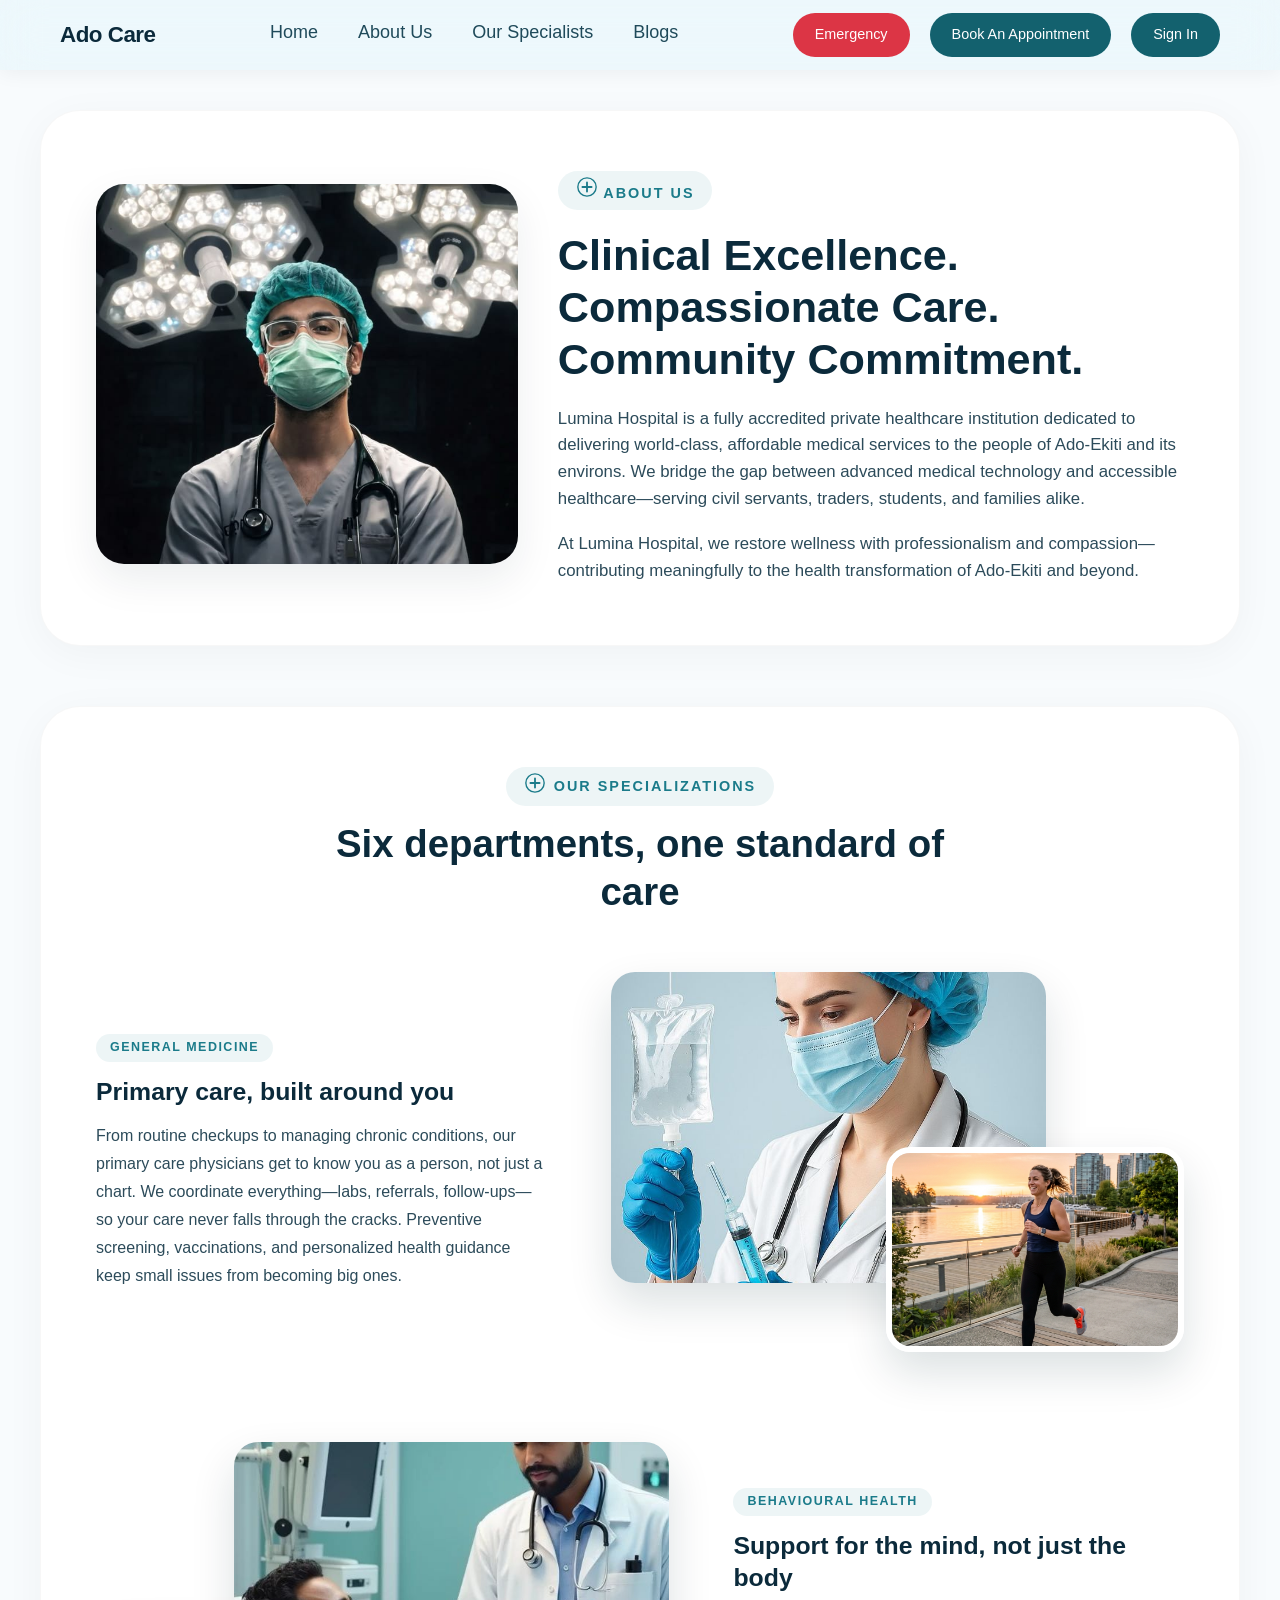
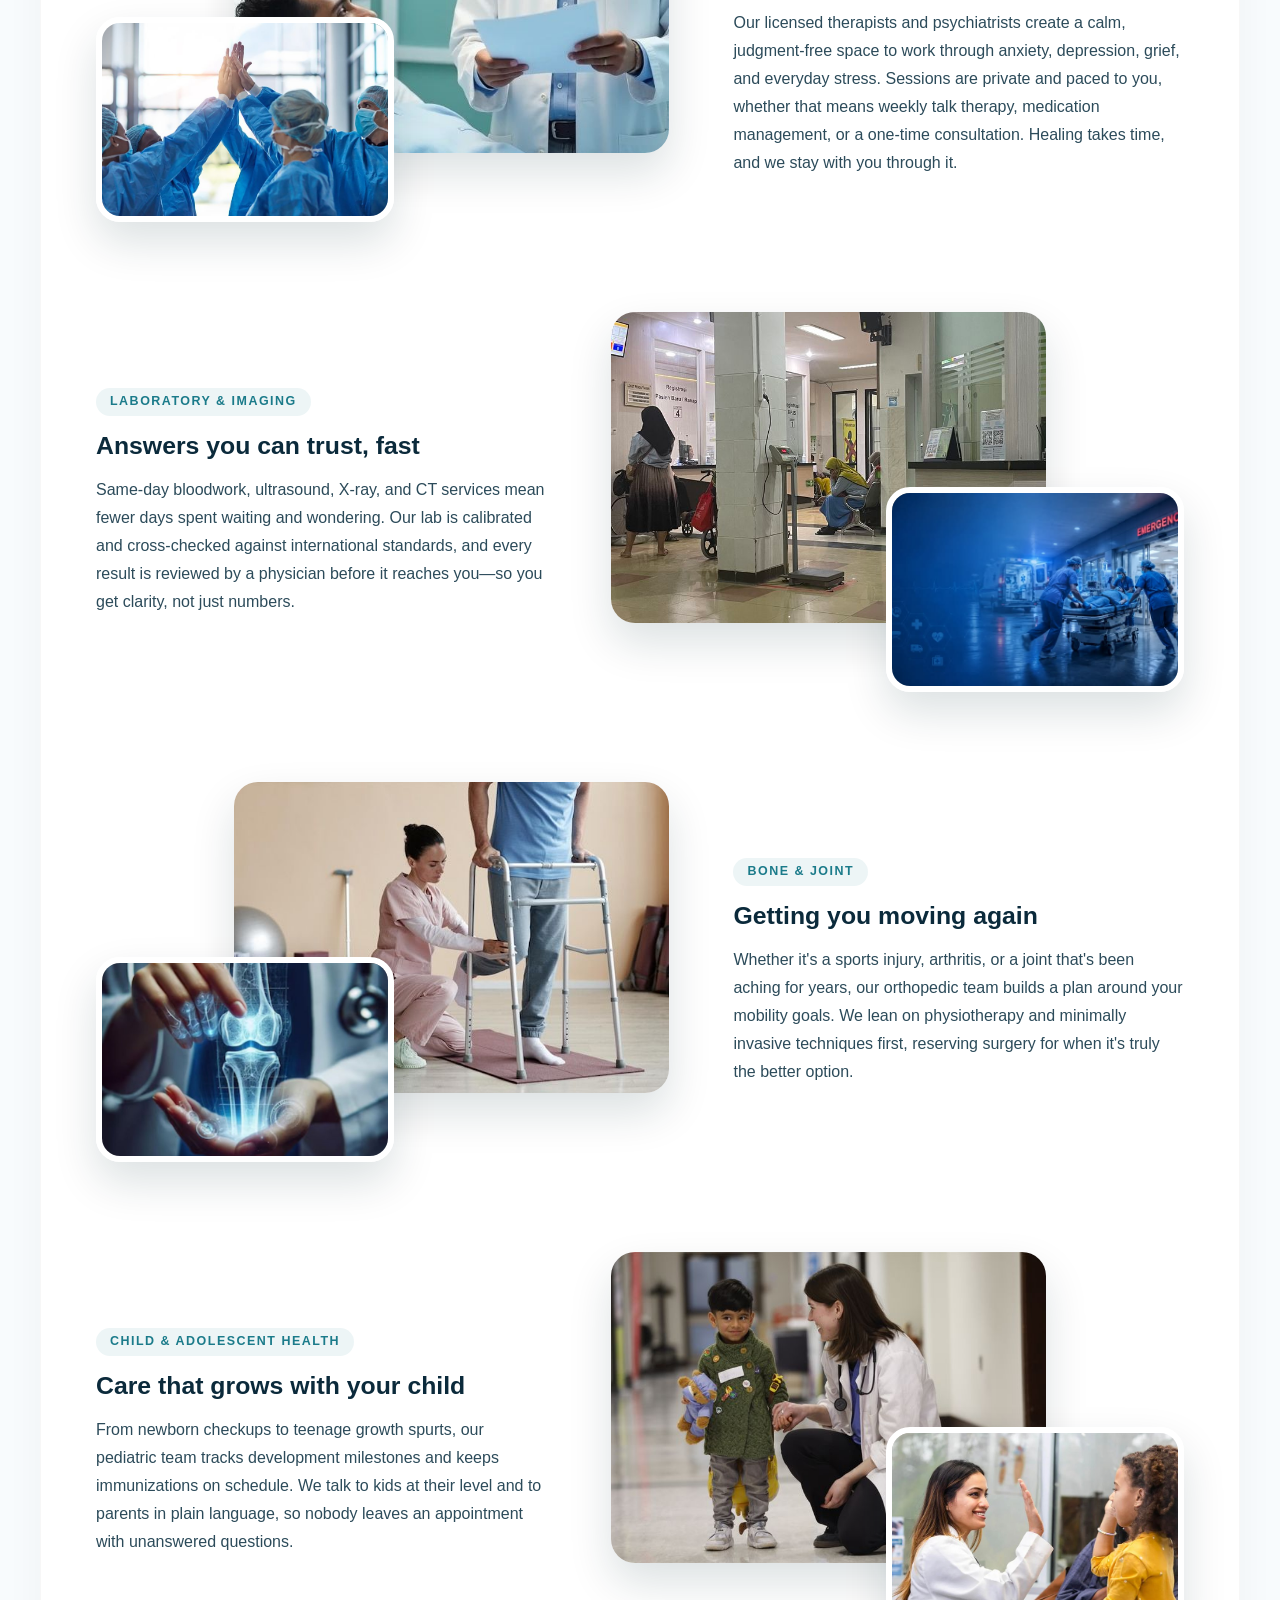
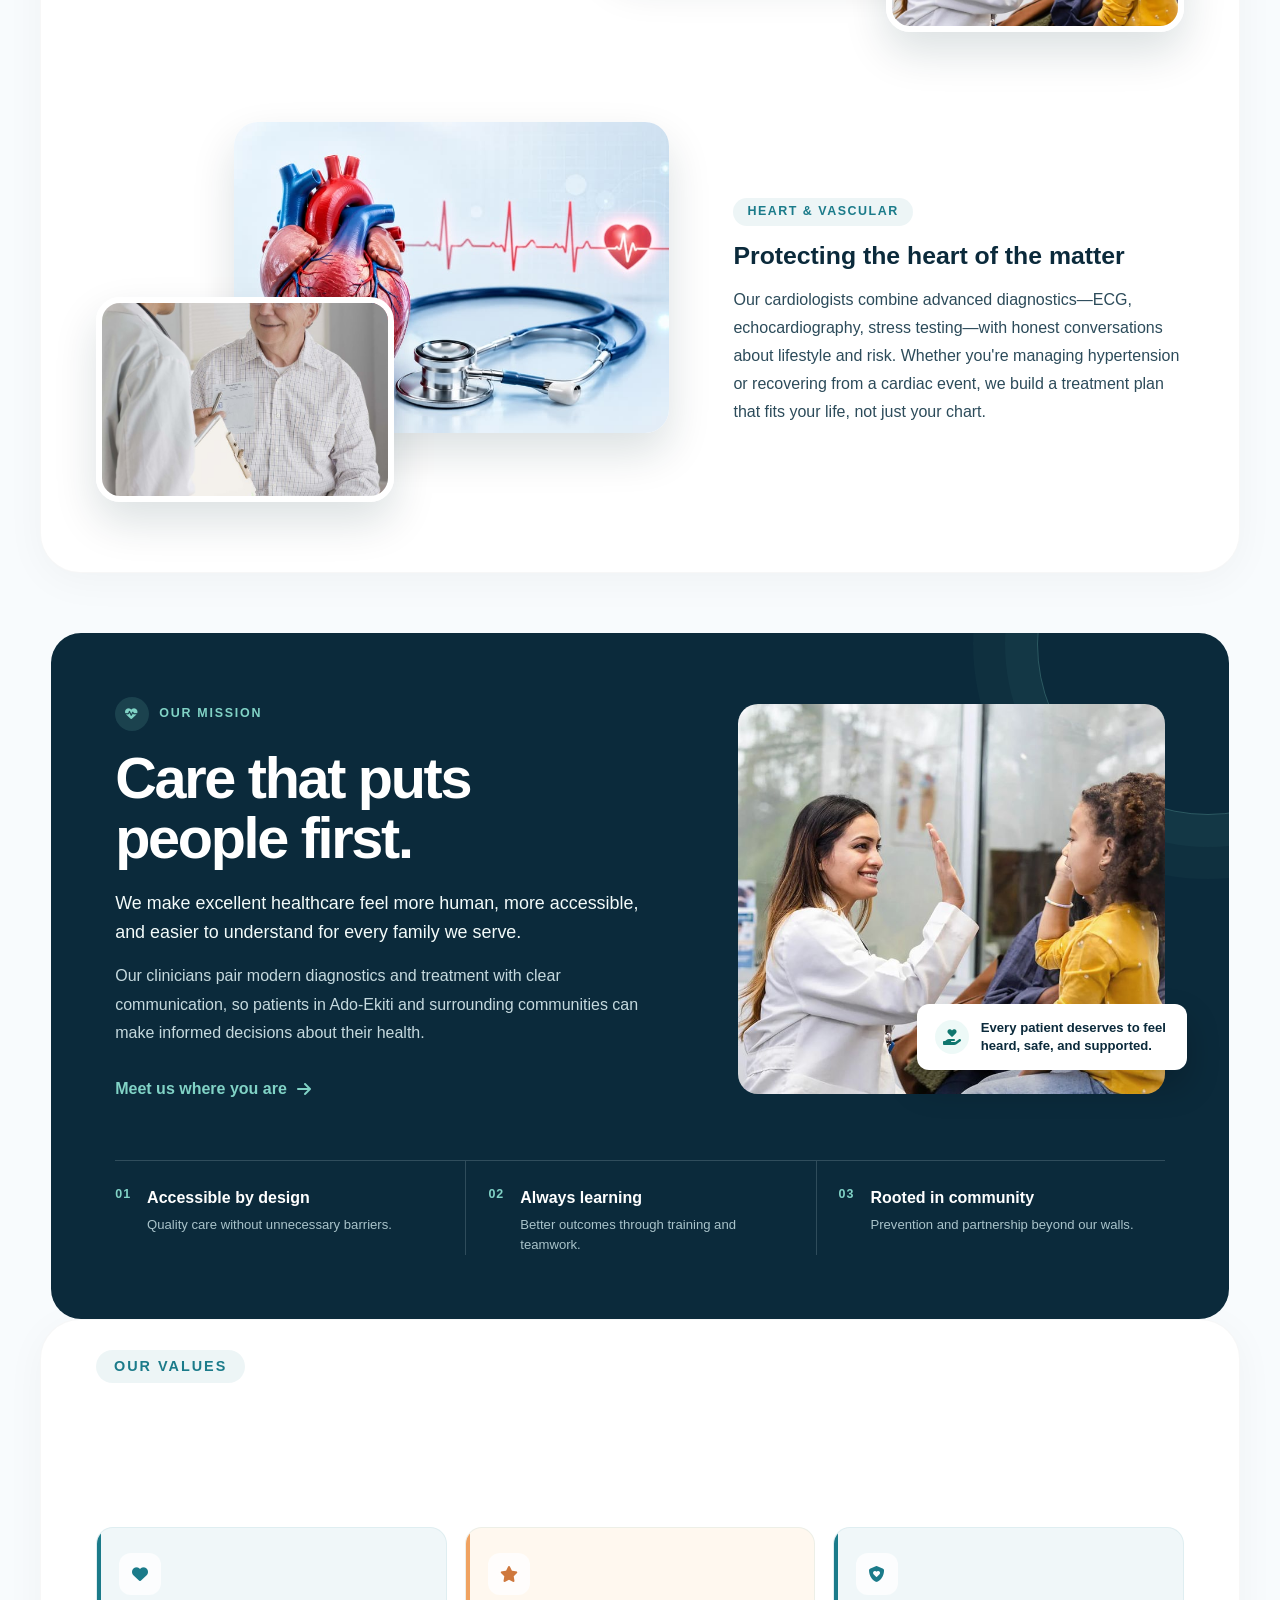
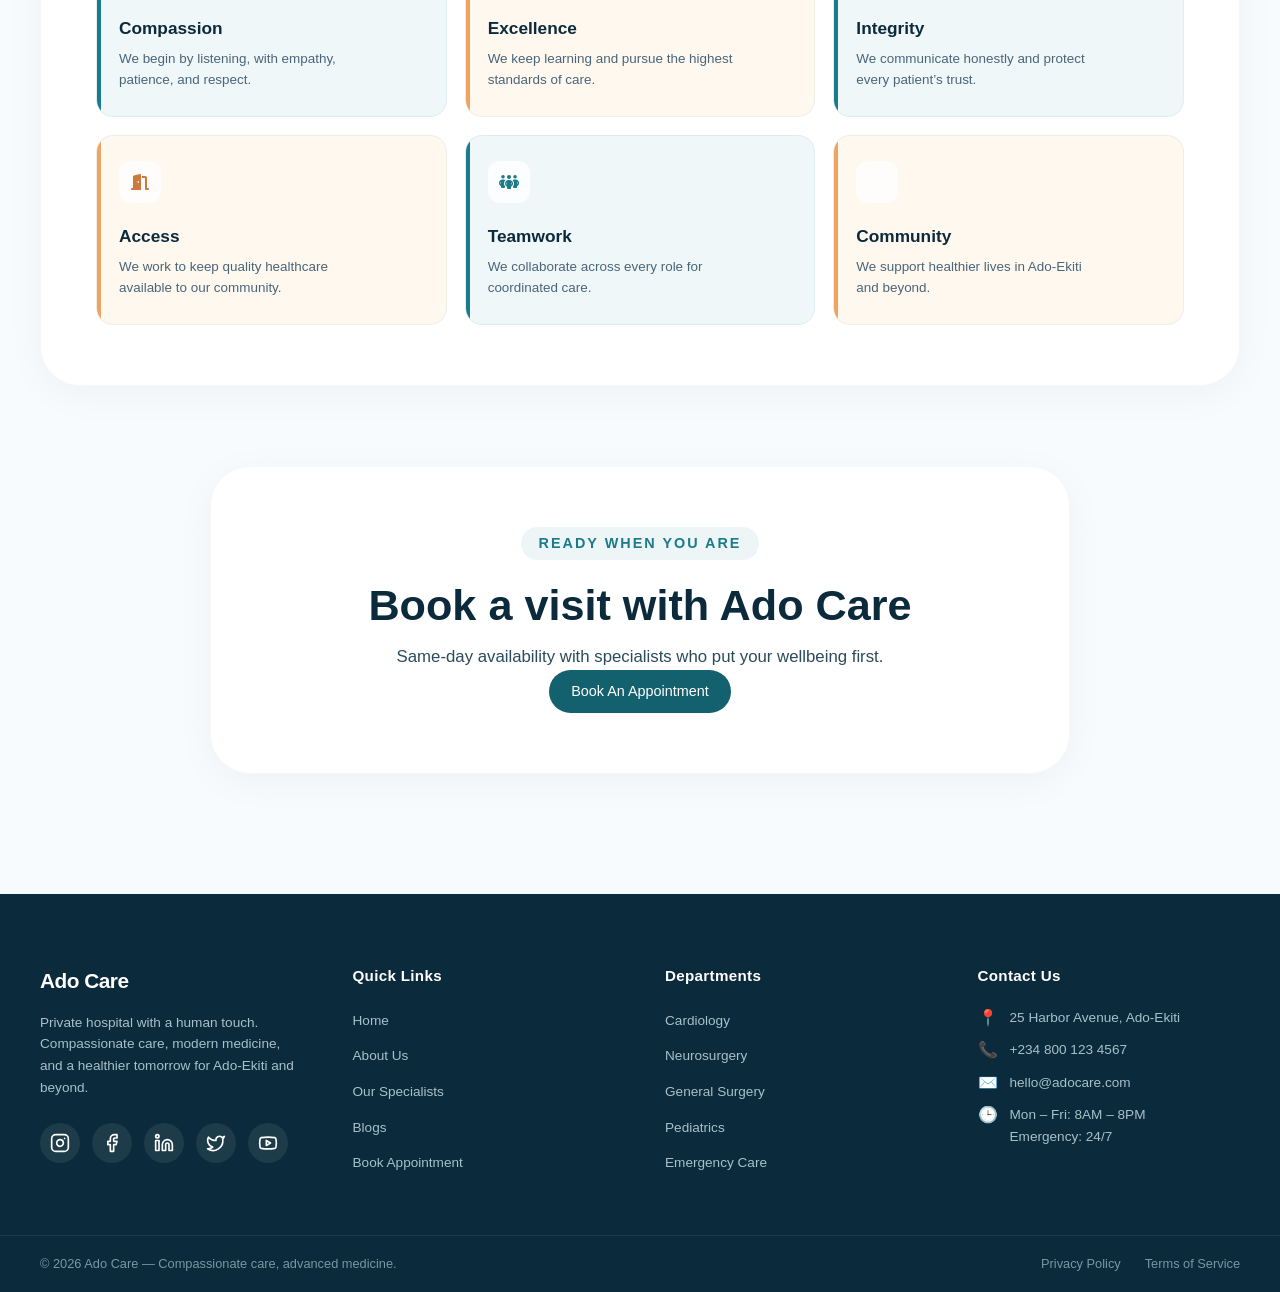
<file: about.html>
<!DOCTYPE html>
<html lang="en">
<head>
    <meta charset="UTF-8">
    <meta name="viewport" content="width=device-width, initial-scale=1.0">
    <link rel="stylesheet" href="Style1.css">
    <link rel="stylesheet" href="https://cdnjs.cloudflare.com/ajax/libs/font-awesome/6.4.0/css/all.min.css">
    <title>About Us — Ado Care</title>
</head>
<body class="page-about">
    <nav class="nav">
        <div class="logo">Ado Care</div>

        <div class="links">
            <a href="index.html">Home</a>
            <a href="about.html" class="active">About Us</a>
            <a href="specialists.html">Our Specialists</a>
            <a href="blogs.html">Blogs</a>
        </div>

        <div class="right-links">
            <a class="button emergency" href="emergency.html">Emergency</a>
            <a class="button" href="appointment.html">Book An Appointment</a>
            <a class="button nav-auth-link" href="appointment.html#auth-panel">Sign In</a>
        </div>

        <!-- Mobile Menu Toggle -->
        <button class="menu-toggle" id="menuToggle" aria-label="Toggle menu">
            <span></span>
            <span></span>
            <span></span>
        </button>

        <!-- Mobile Menu -->
        <div class="mobile-menu" id="mobileMenu">
            <div class="mobile-links">
                <a href="index.html">Home</a>
                <a href="about.html" class="active">About Us</a>
                <a href="specialists.html">Our Specialists</a>
                <a href="blogs.html">Blogs</a>
            </div>
            <div class="mobile-actions">
                <a class="button emergency" href="emergency.html">Emergency</a>
                <a class="button" href="appointment.html">Book An Appointment</a>
                <a class="button nav-auth-link" href="appointment.html#auth-panel">Sign In</a>
            </div>
        </div>
    </nav>

    <main>
        <!-- Page intro / same visual language as homepage about -->
        <section>
            <div class="about-us about-page-intro" id="about-us">
                <div class="about-image">
                    <img src="assets/download.jpg" alt="Ado Care hospital">
                </div>

                <div class="about-text">
                    <h2>
                        <span class="about-icon" aria-hidden="true">
                            <svg width="22" height="22" viewBox="0 0 24 24" fill="none">
                                <circle cx="12" cy="12" r="10" stroke="#1b7b8a" stroke-width="1.5" class="about-ring"/>
                                <path d="M12 7v10M7 12h10" stroke="#1b7b8a" stroke-width="2" stroke-linecap="round"/>
                            </svg>
                        </span>
                        About us
                    </h2>

                    <h1>Clinical Excellence. Compassionate Care. Community Commitment.</h1>

                    <p>
                        Lumina Hospital is a fully accredited private healthcare institution
                        dedicated to delivering world-class, affordable medical services to the people of
                        Ado-Ekiti and its environs. We bridge the gap between advanced medical technology
                        and accessible healthcare—serving civil servants, traders, students, and families alike.
                    </p>

                    <p>
                        At Lumina Hospital, we restore wellness with professionalism and compassion—contributing meaningfully
                        to the health transformation of Ado-Ekiti and beyond.
                    </p>
                </div>

            </div>
        </section>

        <!-- Specializations — detailed, alternating layout -->
        <section>
            <div class="spec-section">
                <div class="spec-intro">
                    <h2>
                        <span class="about-icon" aria-hidden="true">
                            <svg width="22" height="22" viewBox="0 0 24 24" fill="none">
                                <circle cx="12" cy="12" r="10" stroke="#1b7b8a" stroke-width="1.5" class="about-ring"/>
                                <path d="M12 7v10M7 12h10" stroke="#1b7b8a" stroke-width="2" stroke-linecap="round"/>
                            </svg>
                        </span>
                        Our specializations
                    </h2>
                    <h1>Six departments, one standard of care</h1>
                </div>

                <div class="spec-list">
                    <!-- 1. Primary Care — images right -->
                    <div class="spec-row">
                        <div class="spec-content">
                            <span class="specialist-dept">General Medicine</span>
                            <h3>Primary care, built around you</h3>
                            <p>
                                From routine checkups to managing chronic conditions, our primary care physicians
                                get to know you as a person, not just a chart. We coordinate everything—labs,
                                referrals, follow-ups—so your care never falls through the cracks. Preventive
                                screening, vaccinations, and personalized health guidance keep small issues from
                                becoming big ones.
                            </p>
                        </div>
                        <div class="spec-images">
                            <img src="assets/On duty.jpg" alt="Primary care consultation at Ado Care" class="img-a">
                            <img src="assets/healthy_lifestyle.png" alt="Family preventive health guidance" class="img-b">
                        </div>
                    </div>

                    <!-- 2. Mental Health — images left -->
                    <div class="spec-row reverse">
                        <div class="spec-content">
                            <span class="specialist-dept">Behavioural Health</span>
                            <h3>Support for the mind, not just the body</h3>
                            <p>
                                Our licensed therapists and psychiatrists create a calm, judgment-free space to
                                work through anxiety, depression, grief, and everyday stress. Sessions are private
                                and paced to you, whether that means weekly talk therapy, medication management,
                                or a one-time consultation. Healing takes time, and we stay with you through it.
                            </p>
                        </div>
                        <div class="spec-images">
                            <img src="assets/mindBody.jpg" alt="Therapist consultation room" class="img-a">
                            <img src="assets/hero2.jpg" alt="Patient in a calm counselling session" class="img-b">
                        </div>
                    </div>

                    <!-- 3. Diagnostics — images right -->
                    <div class="spec-row">
                        <div class="spec-content">
                            <span class="specialist-dept">Laboratory &amp; Imaging</span>
                            <h3>Answers you can trust, fast</h3>
                            <p>
                                Same-day bloodwork, ultrasound, X-ray, and CT services mean fewer days spent
                                waiting and wondering. Our lab is calibrated and cross-checked against
                                international standards, and every result is reviewed by a physician before it
                                reaches you—so you get clarity, not just numbers.
                            </p>
                        </div>
                        <div class="spec-images">
                            <img src="assets/answers.jpg" alt="Diagnostic laboratory testing" class="img-a">
                            <img src="assets/hero3.jpg" alt="Imaging and scan review" class="img-b">
                        </div>
                    </div>

                    <!-- 4. Orthopedics — images left -->
                    <div class="spec-row reverse">
                        <div class="spec-content">
                            <span class="specialist-dept">Bone &amp; Joint</span>
                            <h3>Getting you moving again</h3>
                            <p>
                                Whether it's a sports injury, arthritis, or a joint that's been aching for years,
                                our orthopedic team builds a plan around your mobility goals. We lean on
                                physiotherapy and minimally invasive techniques first, reserving surgery for when
                                it's truly the better option.
                            </p>
                        </div>
                        <div class="spec-images">
                            <img src="assets/moving.jpg" alt="Orthopedic assessment" class="img-a">
                            <img src="assets/hero4.jpg" alt="Physiotherapy and mobility rehab" class="img-b">
                        </div>
                    </div>

                    <!-- 5. Pediatrics — images right -->
                    <div class="spec-row">
                        <div class="spec-content">
                            <span class="specialist-dept">Child &amp; Adolescent Health</span>
                            <h3>Care that grows with your child</h3>
                            <p>
                                From newborn checkups to teenage growth spurts, our pediatric team tracks
                                development milestones and keeps immunizations on schedule. We talk to kids at
                                their level and to parents in plain language, so nobody leaves an appointment
                                with unanswered questions.
                            </p>
                        </div>
                        <div class="spec-images">
                            <img src="assets/child 1.jpg" alt="Pediatric wellness checkup" class="img-a">
                            <img src="assets/child 2 (2).jpg" alt="Child and parent at a consultation" class="img-b">
                        </div>
                    </div>

                    <!-- 6. Cardiology — images left -->
                    <div class="spec-row reverse">
                        <div class="spec-content">
                            <span class="specialist-dept">Heart &amp; Vascular</span>
                            <h3>Protecting the heart of the matter</h3>
                            <p>
                                Our cardiologists combine advanced diagnostics—ECG, echocardiography, stress
                                testing—with honest conversations about lifestyle and risk. Whether you're
                                managing hypertension or recovering from a cardiac event, we build a treatment
                                plan that fits your life, not just your chart.
                            </p>
                        </div>
                        <div class="spec-images">
                            <img src="assets/heart (1).jpg" alt="Cardiology diagnostics" class="img-a">
                            <img src="assets/heart (5).jpg" alt="Heart health monitoring" class="img-b">
                        </div>
                    </div>
                </div>
            </div>
        </section>

        <section class="mission-section" aria-labelledby="mission-title">
            <div class="mission-layout">
                <div class="mission-copy mission-reveal">
                    <div class="mission-label">
                        <span class="mission-mark" aria-hidden="true"><i class="fas fa-heart-pulse"></i></span>
                        <span>Our mission</span>
                    </div>
                    <h1 id="mission-title">Care that puts people first.</h1>
                    <p class="mission-lead">
                        We make excellent healthcare feel more human, more accessible, and easier to understand for every family we serve.
                    </p>
                    <p>
                        Our clinicians pair modern diagnostics and treatment with clear communication, so patients in Ado-Ekiti and surrounding communities can make informed decisions about their health.
                    </p>
                    <a class="mission-link" href="appointment.html">Meet us where you are <i class="fas fa-arrow-right"></i></a>
                </div>

                <div class="mission-visual mission-reveal">
                    <img src="assets/child 2 (2).jpg" alt="A healthcare professional caring for a patient">
                    <div class="mission-note">
                        <span class="mission-note-icon"><i class="fas fa-hand-holding-heart"></i></span>
                        <p>Every patient deserves to feel heard, safe, and supported.</p>
                    </div>
                </div>
            </div>

            <div class="mission-commitments">
                <div class="commitment mission-reveal">
                    <strong>01</strong>
                    <div><h3>Accessible by design</h3><p>Quality care without unnecessary barriers.</p></div>
                </div>
                <div class="commitment mission-reveal">
                    <strong>02</strong>
                    <div><h3>Always learning</h3><p>Better outcomes through training and teamwork.</p></div>
                </div>
                <div class="commitment mission-reveal">
                    <strong>03</strong>
                    <div><h3>Rooted in community</h3><p>Prevention and partnership beyond our walls.</p></div>
                </div>
            </div>
        </section>

        <section>
            <div class="about-us values-about">
                <div class="about-text values-heading-block">
                    <h2 class="values-heading">Our Values</h2>
                    <h1>What guides every decision</h1>
                </div>

                <div class="values-grid" aria-label="Ado Care values">
                    <div class="value-card value-card--compassion value-reveal">
                        <i class="fas fa-heart"></i>
                        <h3>Compassion</h3><p>We begin by listening, with empathy, patience, and respect.</p>
                    </div>
                    <div class="value-card value-card--excellence value-reveal">
                        <i class="fas fa-star"></i>
                        <h3>Excellence</h3><p>We keep learning and pursue the highest standards of care.</p>
                    </div>
                    <div class="value-card value-card--integrity value-reveal">
                        <i class="fas fa-shield-heart"></i>
                        <h3>Integrity</h3><p>We communicate honestly and protect every patient’s trust.</p>
                    </div>
                    <div class="value-card value-card--access value-reveal">
                        <i class="fas fa-door-open"></i>
                        <h3>Access</h3><p>We work to keep quality healthcare available to our community.</p>
                    </div>
                    <div class="value-card value-card--teamwork value-reveal">
                        <i class="fas fa-people-group"></i>
                        <h3>Teamwork</h3><p>We collaborate across every role for coordinated care.</p>
                    </div>
                    <div class="value-card value-card--community value-reveal">
                        <i class="fas fa-house-chimney-heart"></i>
                        <h3>Community</h3><p>We support healthier lives in Ado-Ekiti and beyond.</p>
                    </div>
                </div>
            </div>
        </section>

        <!-- CTA back to booking -->
        <section class="about-cta-section">
            <div class="container about-cta-container">
                <div class="about-us about-cta">
                    <div class="about-text about-cta-text">
                        <h2>Ready when you are</h2>
                        <h1>Book a visit with Ado Care</h1>
                        <p>
                            Same-day availability with specialists who put your wellbeing first.
                        </p>
                        <a class="button" href="appointment.html">Book An Appointment</a>
                    </div>
                </div>
            </div>
        </section>
    </main>

    <footer class="footer">
        <div class="footer-container">
            <div class="footer-brand">
                <div class="footer-logo">Ado Care</div>
                <p>
                    Private hospital with a human touch.
                    Compassionate care, modern medicine, and a healthier tomorrow for Ado-Ekiti and beyond.
                </p>
                <div class="footer-social">
                    <a href="#" aria-label="Instagram" title="Instagram">
                        <svg xmlns="http://www.w3.org/2000/svg" width="20" height="20" viewBox="0 0 24 24" fill="none" stroke="currentColor" stroke-width="2" stroke-linecap="round" stroke-linejoin="round"><rect width="20" height="20" x="2" y="2" rx="5" ry="5"/><path d="M16 11.37A4 4 0 1 1 12.63 8 4 4 0 0 1 16 11.37z"/><line x1="17.5" x2="17.51" y1="6.5" y2="6.5"/></svg>
                    </a>
                    <a href="#" aria-label="Facebook" title="Facebook">
                        <svg xmlns="http://www.w3.org/2000/svg" width="20" height="20" viewBox="0 0 24 24" fill="none" stroke="currentColor" stroke-width="2" stroke-linecap="round" stroke-linejoin="round"><path d="M18 2h-3a5 5 0 0 0-5 5v3H7v4h3v8h4v-8h3l1-4h-4V7a1 1 0 0 1 1-1h3z"/></svg>
                    </a>
                    <a href="#" aria-label="LinkedIn" title="LinkedIn">
                        <svg xmlns="http://www.w3.org/2000/svg" width="20" height="20" viewBox="0 0 24 24" fill="none" stroke="currentColor" stroke-width="2" stroke-linecap="round" stroke-linejoin="round"><path d="M16 8a6 6 0 0 1 6 6v7h-4v-7a2 2 0 0 0-2-2 2 2 0 0 0-2 2v7h-4v-7a6 6 0 0 1 6-6z"/><rect width="4" height="12" x="2" y="9"/><circle cx="4" cy="4" r="2"/></svg>
                    </a>
                    <a href="#" aria-label="X (Twitter)" title="X">
                        <svg xmlns="http://www.w3.org/2000/svg" width="20" height="20" viewBox="0 0 24 24" fill="none" stroke="currentColor" stroke-width="2" stroke-linecap="round" stroke-linejoin="round"><path d="M22 4s-.7 2.1-2 3.4c1.6 10-9.4 17.3-18 11.6 2.2.1 4.4-.6 6-2C3 15.5.5 9.6 3 5c2.2 2.6 5.6 4.1 9 4-.9-4.2 4-6.6 7-3.8 1.1 0 3-1.2 3-1.2z"/></svg>
                    </a>
                    <a href="#" aria-label="YouTube" title="YouTube">
                        <svg xmlns="http://www.w3.org/2000/svg" width="20" height="20" viewBox="0 0 24 24" fill="none" stroke="currentColor" stroke-width="2" stroke-linecap="round" stroke-linejoin="round"><path d="M2.5 17a24.12 24.12 0 0 1 0-10 2 2 0 0 1 1.4-1.4 49.56 49.56 0 0 1 16.2 0A2 2 0 0 1 21.5 7a24.12 24.12 0 0 1 0 10 2 2 0 0 1-1.4 1.4 49.55 49.55 0 0 1-16.2 0A2 2 0 0 1 2.5 17"/><path d="m10 15 5-3-5-3z"/></svg>
                    </a>
                </div>
            </div>

            <div class="footer-column">
                <h4>Quick Links</h4>
                <ul>
                    <li><a href="index.html">Home</a></li>
                    <li><a href="about.html">About Us</a></li>
                    <li><a href="specialists.html">Our Specialists</a></li>
                    <li><a href="blogs.html">Blogs</a></li>
                    <li><a href="appointment.html">Book Appointment</a></li>
                </ul>
            </div>

            <div class="footer-column">
                <h4>Departments</h4>
                <ul>
                    <li><a href="#">Cardiology</a></li>
                    <li><a href="#">Neurosurgery</a></li>
                    <li><a href="#">General Surgery</a></li>
                    <li><a href="#">Pediatrics</a></li>
                    <li><a href="emergency.html">Emergency Care</a></li>
                </ul>
            </div>

            <div class="footer-column">
                <h4>Contact Us</h4>
                <ul class="footer-contact">
                    <li>
                        <span>📍</span>
                        <span>25 Harbor Avenue, Ado-Ekiti</span>
                    </li>
                    <li>
                        <span>📞</span>
                        <span>+234 800 123 4567</span>
                    </li>
                    <li>
                        <span>✉️</span>
                        <span>hello@adocare.com</span>
                    </li>
                    <li>
                        <span>🕒</span>
                        <span>Mon – Fri: 8AM – 8PM<br>Emergency: 24/7</span>
                    </li>
                </ul>
            </div>
        </div>

        <div class="footer-bottom">
            <p>© 2026 Ado Care — Compassionate care, advanced medicine.</p>
            <div class="footer-bottom-links">
                <a href="#">Privacy Policy</a>
                <a href="#">Terms of Service</a>
            </div>
        </div>
    </footer>

    <script src="script.js"></script>
</body>
</html>
</file>
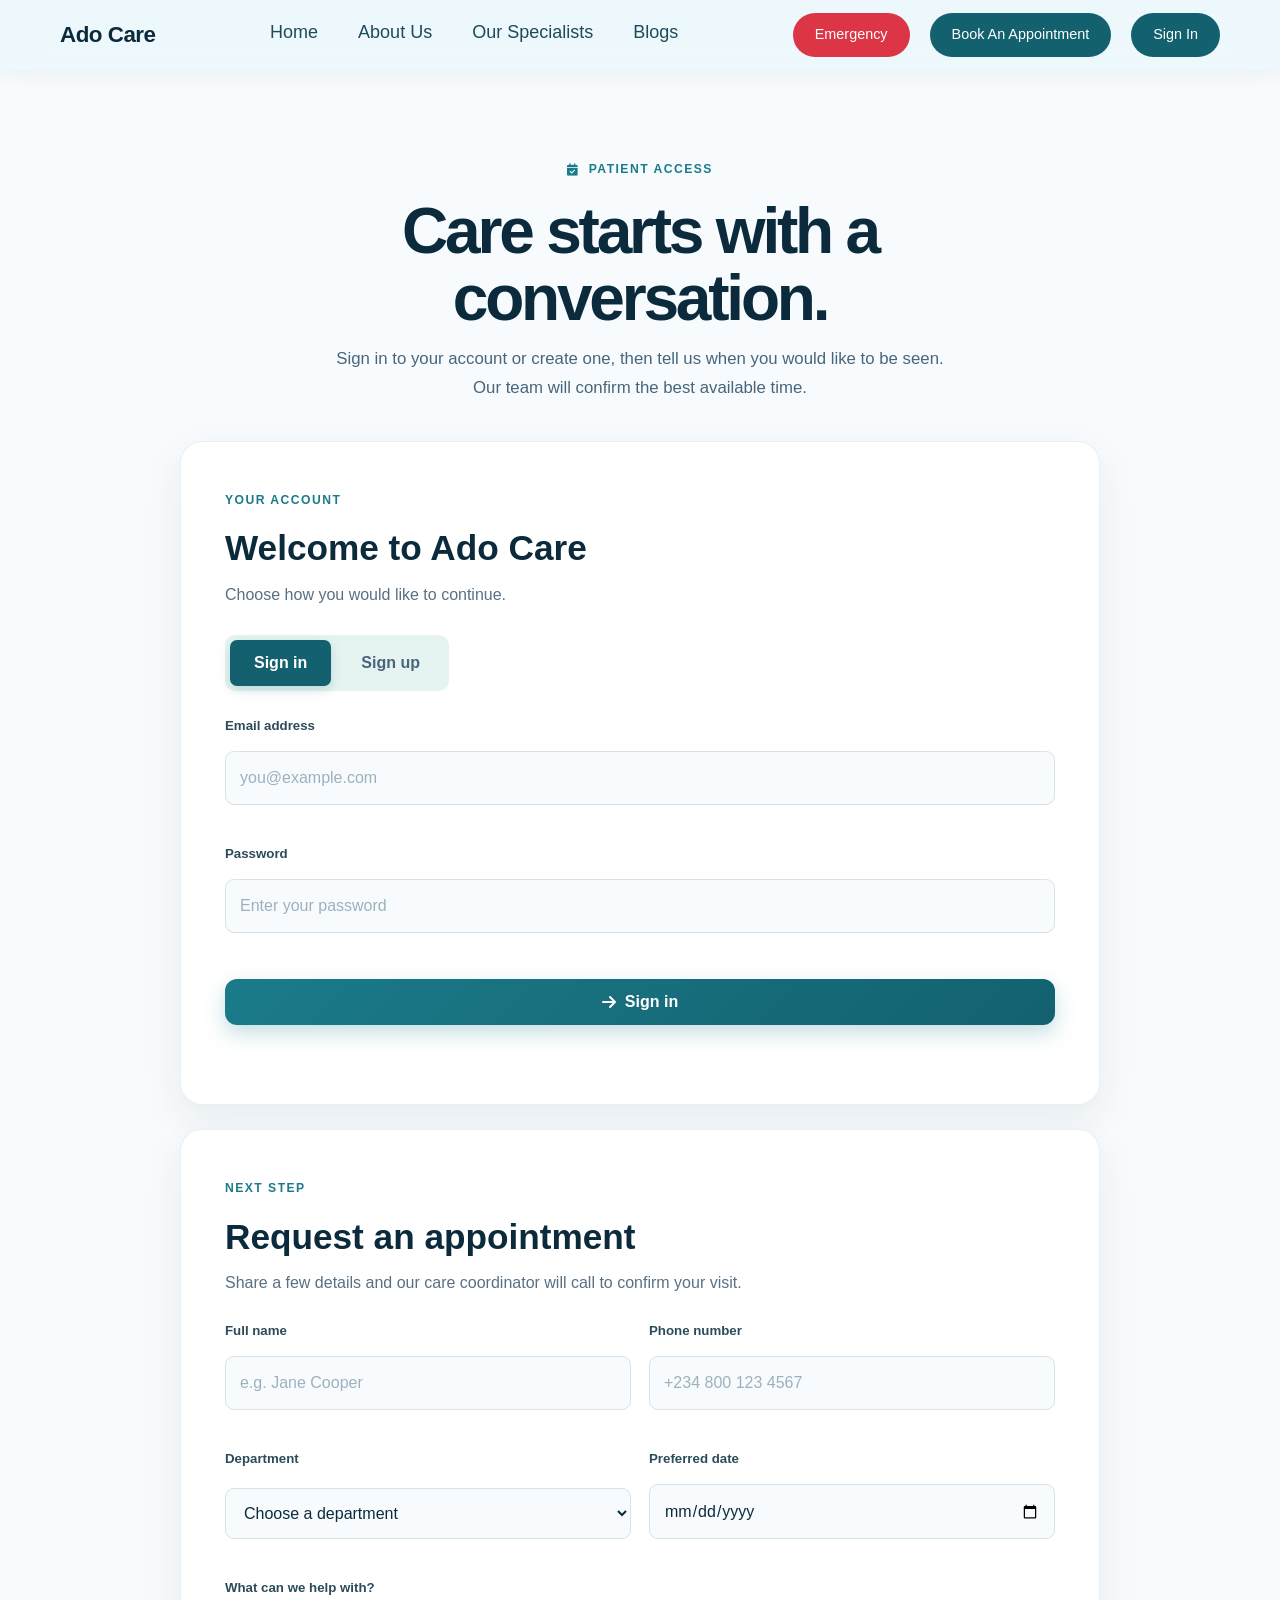
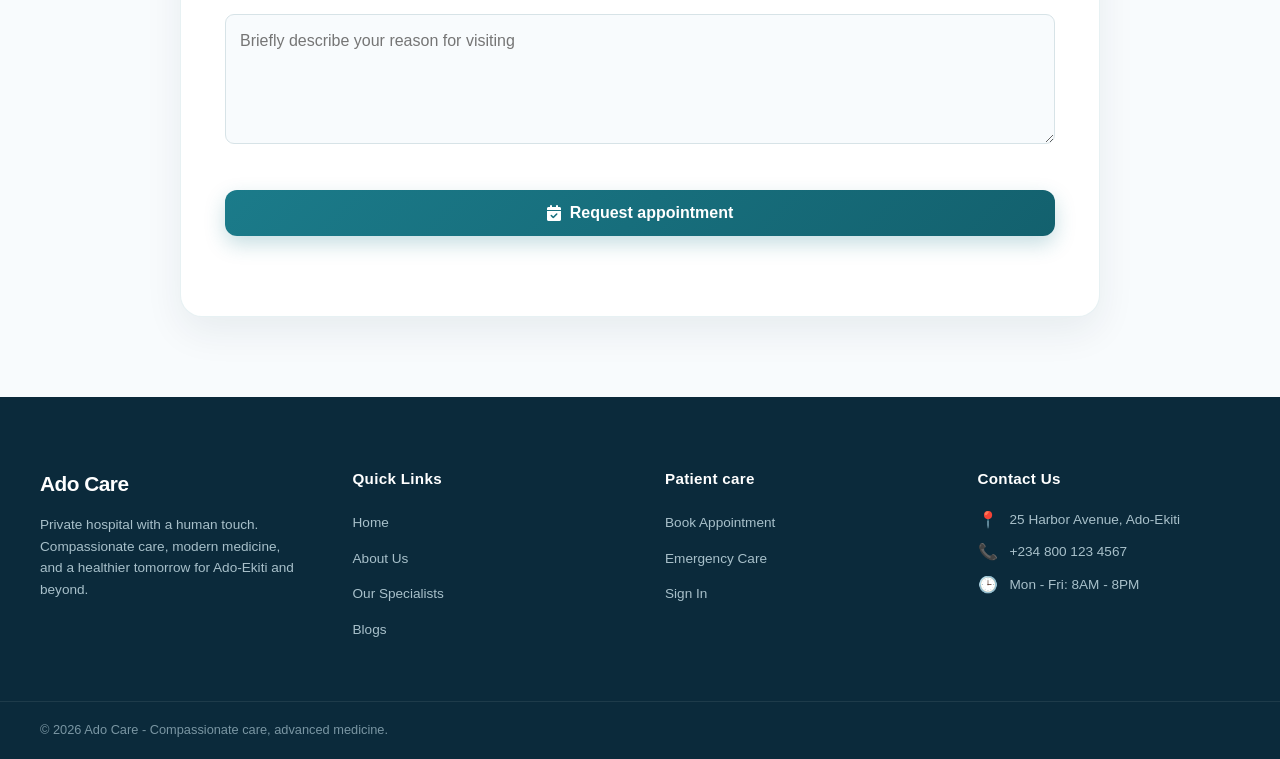
<file: appointment.html>
<!DOCTYPE html>
<html lang="en">
<head>
    <meta charset="UTF-8">
    <meta name="viewport" content="width=device-width, initial-scale=1.0">
    <meta name="description" content="Sign in or create an Ado Care account and request a hospital appointment.">
    <link rel="stylesheet" href="Style1.css">
    <link rel="stylesheet" href="https://cdnjs.cloudflare.com/ajax/libs/font-awesome/6.4.0/css/all.min.css">
    <title>Book an Appointment | Ado Care</title>
</head>
<body class="appointment-page">
    <nav class="nav">
        <div class="logo">Ado Care</div>
        <div class="links">
            <a href="index.html">Home</a><a href="about.html">About Us</a>
            <a href="specialists.html">Our Specialists</a><a href="blogs.html">Blogs</a>
        </div>
        <div class="right-links">
            <a class="button emergency" href="emergency.html">Emergency</a>
            <a class="button active" href="appointment.html">Book An Appointment</a>
            <a class="button nav-auth-link" href="appointment.html#auth-panel">Sign In</a>
        </div>
        <button class="menu-toggle" id="menuToggle" aria-label="Toggle menu"><span></span><span></span><span></span></button>
        <div class="mobile-menu" id="mobileMenu">
            <div class="mobile-links"><a href="index.html">Home</a><a href="about.html">About Us</a><a href="specialists.html">Our Specialists</a><a href="blogs.html">Blogs</a></div>
            <div class="mobile-actions"><a class="button emergency" href="emergency.html">Emergency</a><a class="button" href="appointment.html">Book An Appointment</a><a class="button nav-auth-link" href="appointment.html#auth-panel">Sign In</a></div>
        </div>
    </nav>

    <main>
        <section class="appointment-hero">
            <span class="appointment-kicker"><i class="fas fa-calendar-check"></i> Patient access</span>
            <h1>Care starts with a conversation.</h1>
            <p>Sign in to your account or create one, then tell us when you would like to be seen. Our team will confirm the best available time.</p>
        </section>

        <section class="appointment-workspace">
            <div class="auth-panel" id="auth-panel">
                <div class="auth-heading"><span class="appointment-kicker">Your account</span><h2>Welcome to Ado Care</h2><p>Choose how you would like to continue.</p></div>
                <div class="auth-tabs" role="tablist" aria-label="Account access">
                    <button class="auth-tab is-active" type="button" role="tab" aria-selected="true" aria-controls="signin-panel" data-auth-tab="signin">Sign in</button>
                    <button class="auth-tab" type="button" role="tab" aria-selected="false" aria-controls="signup-panel" data-auth-tab="signup">Sign up</button>
                </div>
                <form class="auth-form" id="pageSigninForm" data-auth-form="signin">
                    <div class="form-group"><label for="signin-email">Email address</label><input id="signin-email" name="email" type="email" placeholder="you@example.com" required></div>
                    <div class="form-group"><label for="signin-password">Password</label><input id="signin-password" name="password" type="password" placeholder="Enter your password" required></div>
                    <button class="btn-full" type="submit"><i class="fas fa-arrow-right"></i> Sign in</button>
                    <p class="form-message" id="signinPageMessage" role="status"></p>
                </form>
                <form class="auth-form is-hidden" id="pageSignupForm" data-auth-form="signup">
                    <div class="form-group"><label for="signup-name">Full name</label><input id="signup-name" name="name" type="text" placeholder="Your full name" required></div>
                    <div class="form-group"><label for="signup-email">Email address</label><input id="signup-email" name="email" type="email" placeholder="you@example.com" required></div>
                    <div class="form-group"><label for="signup-password">Create password</label><input id="signup-password" name="password" type="password" minlength="6" placeholder="At least 6 characters" required></div>
                    <button class="btn-full" type="submit"><i class="fas fa-user-plus"></i> Create account</button>
                    <p class="form-message" id="signupPageMessage" role="status"></p>
                </form>
            </div>

            <div class="booking-panel" id="booking-panel">
                <div class="booking-heading"><span class="appointment-kicker">Next step</span><h2>Request an appointment</h2><p>Share a few details and our care coordinator will call to confirm your visit.</p></div>
                <form id="pageAppointmentForm" class="booking-form">
                    <div class="booking-form-grid">
                        <div class="form-group"><label for="booking-name">Full name</label><input id="booking-name" name="name" type="text" placeholder="e.g. Jane Cooper" required></div>
                        <div class="form-group"><label for="booking-phone">Phone number</label><input id="booking-phone" name="phone" type="tel" placeholder="+234 800 123 4567" required></div>
                        <div class="form-group"><label for="booking-department">Department</label><select id="booking-department" name="department" required><option value="">Choose a department</option><option>Primary Care</option><option>Cardiology</option><option>Pediatrics</option><option>Diagnostics</option><option>Orthopedics</option><option>Mental Health</option></select></div>
                        <div class="form-group"><label for="booking-date">Preferred date</label><input id="booking-date" name="date" type="date" required></div>
                        <div class="form-group booking-full"><label for="booking-note">What can we help with?</label><textarea id="booking-note" name="note" rows="4" placeholder="Briefly describe your reason for visiting"></textarea></div>
                    </div>
                    <button class="btn-full" type="submit"><i class="fas fa-calendar-check"></i> Request appointment</button>
                    <p class="form-message" id="appointmentPageMessage" role="status"></p>
                </form>
            </div>
        </section>
    </main>

    <footer class="footer"><div class="footer-container"><div class="footer-brand"><div class="footer-logo">Ado Care</div><p>Private hospital with a human touch. Compassionate care, modern medicine, and a healthier tomorrow for Ado-Ekiti and beyond.</p></div><div class="footer-column"><h4>Quick Links</h4><ul><li><a href="index.html">Home</a></li><li><a href="about.html">About Us</a></li><li><a href="specialists.html">Our Specialists</a></li><li><a href="blogs.html">Blogs</a></li></ul></div><div class="footer-column"><h4>Patient care</h4><ul><li><a href="appointment.html">Book Appointment</a></li><li><a href="emergency.html">Emergency Care</a></li><li><a href="appointment.html#auth-panel">Sign In</a></li></ul></div><div class="footer-column"><h4>Contact Us</h4><ul class="footer-contact"><li><span>📍</span><span>25 Harbor Avenue, Ado-Ekiti</span></li><li><span>📞</span><span>+234 800 123 4567</span></li><li><span>🕒</span><span>Mon - Fri: 8AM - 8PM</span></li></ul></div></div><div class="footer-bottom"><p>© 2026 Ado Care - Compassionate care, advanced medicine.</p></div></footer>
    <script src="script.js"></script>
</body>
</html>
</file>
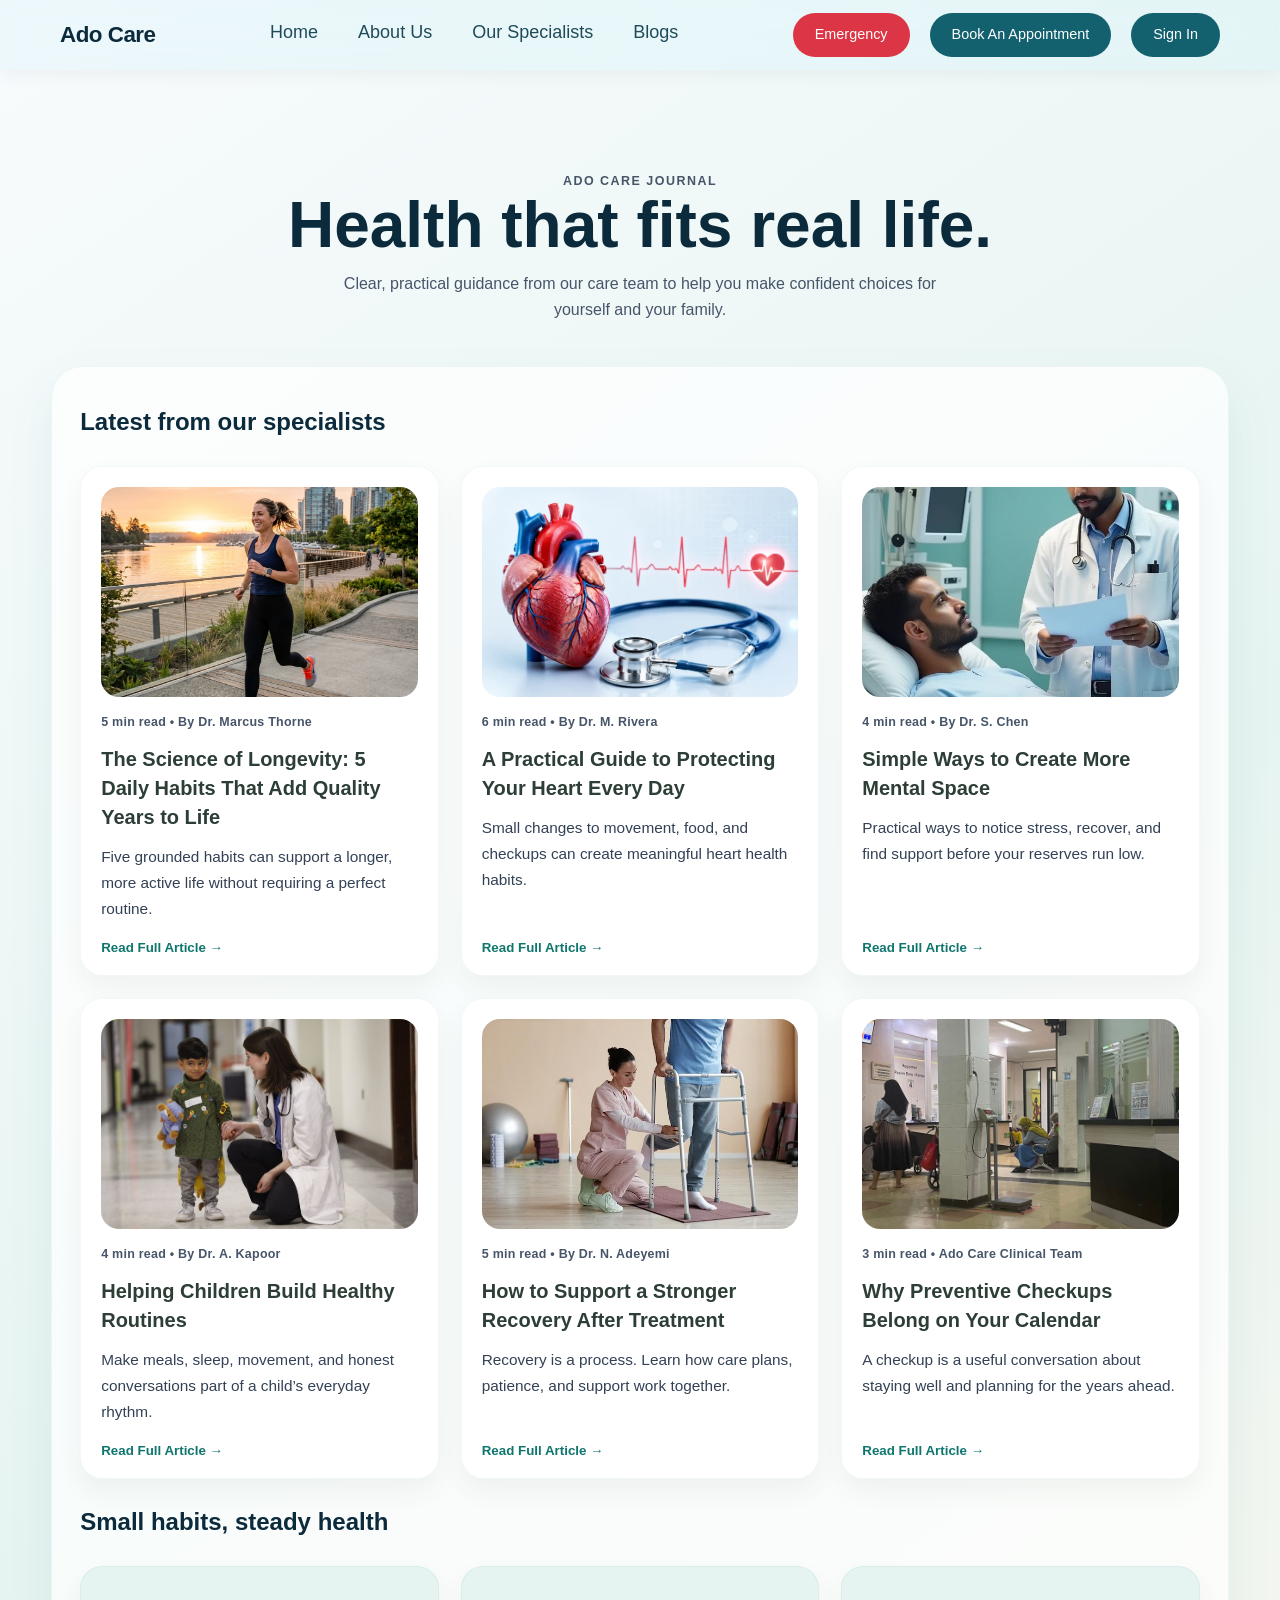
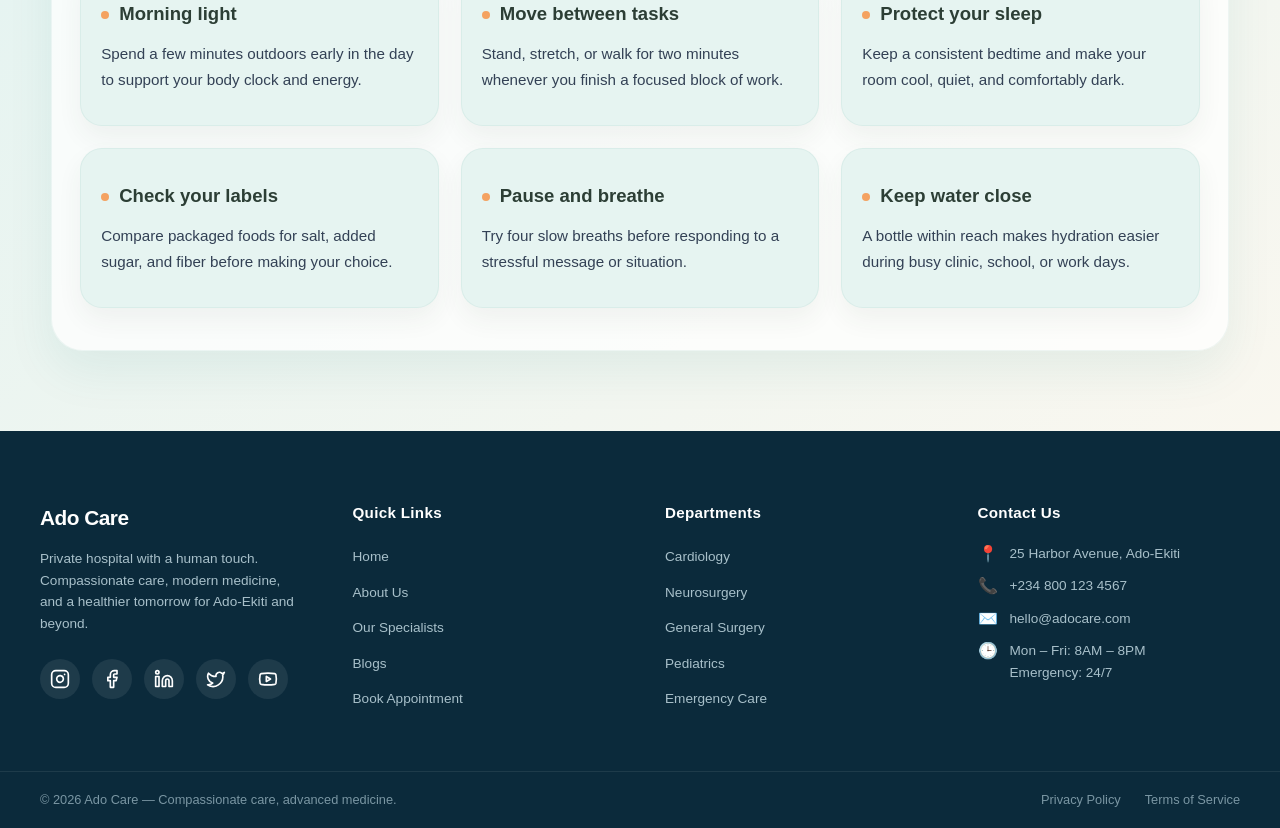
<file: blogs.html>
<!DOCTYPE html>
<html lang="en">
<head>
    <meta charset="UTF-8">
    <meta name="viewport" content="width=device-width, initial-scale=1.0">
    <link rel="stylesheet" href="Style1.css">
    <link rel="stylesheet" href="https://cdnjs.cloudflare.com/ajax/libs/font-awesome/6.4.0/css/all.min.css">
    <title>Wellness Blog | Ado Care</title>
</head>
<body class="blog-page">
    <nav class="nav">
        <div class="logo">Ado Care</div>
        <div class="links">
            <a href="index.html">Home</a>
            <a href="about.html">About Us</a>
            <a href="specialists.html">Our Specialists</a>
            <a class="active" href="blogs.html">Blogs</a>
        </div>
        <div class="right-links">
            <a class="button emergency" href="emergency.html">Emergency</a>
            <a class="button" href="appointment.html">Book An Appointment</a>
            <a class="button nav-auth-link" href="appointment.html#auth-panel">Sign In</a>
        </div>
        <button class="menu-toggle" id="menuToggle" aria-label="Toggle menu">
            <span></span><span></span><span></span>
        </button>
        <div class="mobile-menu" id="mobileMenu">
            <div class="mobile-links">
                <a href="index.html">Home</a>
                <a href="about.html">About Us</a>
                <a href="specialists.html">Our Specialists</a>
                <a class="active" href="blogs.html">Blogs</a>
            </div>
            <div class="mobile-actions">
                <a class="button emergency" href="emergency.html">Emergency</a>
                <a class="button" href="appointment.html">Book An Appointment</a>
                <a class="button nav-auth-link" href="appointment.html#auth-panel">Sign In</a>
            </div>
        </div>
    </nav>

    <main>
        <header class="blog-hero">
            <p class="reader-category">Ado Care Journal</p>
            <h1>Health that fits real life.</h1>
            <p>Clear, practical guidance from our care team to help you make confident choices for yourself and your family.</p>
        </header>

        <section class="blogs" id="all-articles">
            <h1>Latest from our specialists</h1>
            <div class="articles">
                <article class="article-card glass-card blog-reveal">
                    <div class="article-thumb"><img src="assets/healthy_lifestyle.png" alt="Healthy lifestyle"></div>
                    <div class="article-body">
                        <div class="article-meta">5 min read • By Dr. Marcus Thorne</div>
                        <h3 class="article-title">The Science of Longevity: 5 Daily Habits That Add Quality Years to Life</h3>
                        <p class="article-excerpt">Five grounded habits can support a longer, more active life without requiring a perfect routine.</p>
                        <button class="btn-link read-article-btn" data-article="1">Read Full Article →</button>
                    </div>
                </article>
                <article class="article-card glass-card blog-reveal">
                    <div class="article-thumb"><img src="assets/heart (1).jpg" alt="Heart health"></div>
                    <div class="article-body">
                        <div class="article-meta">6 min read • By Dr. M. Rivera</div>
                        <h3 class="article-title">A Practical Guide to Protecting Your Heart Every Day</h3>
                        <p class="article-excerpt">Small changes to movement, food, and checkups can create meaningful heart health habits.</p>
                        <button class="btn-link read-article-btn" data-article="2">Read Full Article →</button>
                    </div>
                </article>
                <article class="article-card glass-card blog-reveal">
                    <div class="article-thumb"><img src="assets/mindBody.jpg" alt="Mental wellbeing"></div>
                    <div class="article-body">
                        <div class="article-meta">4 min read • By Dr. S. Chen</div>
                        <h3 class="article-title">Simple Ways to Create More Mental Space</h3>
                        <p class="article-excerpt">Practical ways to notice stress, recover, and find support before your reserves run low.</p>
                        <button class="btn-link read-article-btn" data-article="3">Read Full Article →</button>
                    </div>
                </article>
                <article class="article-card glass-card blog-reveal">
                    <div class="article-thumb"><img src="assets/child 1.jpg" alt="Children building healthy routines"></div>
                    <div class="article-body">
                        <div class="article-meta">4 min read • By Dr. A. Kapoor</div>
                        <h3 class="article-title">Helping Children Build Healthy Routines</h3>
                        <p class="article-excerpt">Make meals, sleep, movement, and honest conversations part of a child’s everyday rhythm.</p>
                        <button class="btn-link read-article-btn" data-article="4">Read Full Article →</button>
                    </div>
                </article>
                <article class="article-card glass-card blog-reveal">
                    <div class="article-thumb"><img src="assets/moving.jpg" alt="Rehabilitation support"></div>
                    <div class="article-body">
                        <div class="article-meta">5 min read • By Dr. N. Adeyemi</div>
                        <h3 class="article-title">How to Support a Stronger Recovery After Treatment</h3>
                        <p class="article-excerpt">Recovery is a process. Learn how care plans, patience, and support work together.</p>
                        <button class="btn-link read-article-btn" data-article="5">Read Full Article →</button>
                    </div>
                </article>
                <article class="article-card glass-card blog-reveal">
                    <div class="article-thumb"><img src="assets/answers.jpg" alt="Preventive health checkup"></div>
                    <div class="article-body">
                        <div class="article-meta">3 min read • Ado Care Clinical Team</div>
                        <h3 class="article-title">Why Preventive Checkups Belong on Your Calendar</h3>
                        <p class="article-excerpt">A checkup is a useful conversation about staying well and planning for the years ahead.</p>
                        <button class="btn-link read-article-btn" data-article="6">Read Full Article →</button>
                    </div>
                </article>
            </div>

            <h1 class="blog-reveal">Small habits, steady health</h1>
            <div class="health-matters">
                <div class="tip-card blog-reveal"><h4>Morning light</h4><p>Spend a few minutes outdoors early in the day to support your body clock and energy.</p></div>
                <div class="tip-card blog-reveal"><h4>Move between tasks</h4><p>Stand, stretch, or walk for two minutes whenever you finish a focused block of work.</p></div>
                <div class="tip-card blog-reveal"><h4>Protect your sleep</h4><p>Keep a consistent bedtime and make your room cool, quiet, and comfortably dark.</p></div>
                <div class="tip-card blog-reveal"><h4>Check your labels</h4><p>Compare packaged foods for salt, added sugar, and fiber before making your choice.</p></div>
                <div class="tip-card blog-reveal"><h4>Pause and breathe</h4><p>Try four slow breaths before responding to a stressful message or situation.</p></div>
                <div class="tip-card blog-reveal"><h4>Keep water close</h4><p>A bottle within reach makes hydration easier during busy clinic, school, or work days.</p></div>
            </div>
        </section>
    </main>

    <div class="article-reader" id="articleReader" aria-hidden="true">
        <div class="reader-backdrop" data-close-reader></div>
        <article class="reader-panel" role="dialog" aria-modal="true" aria-labelledby="readerTitle">
            <button class="reader-close" type="button" data-close-reader aria-label="Close article">&times;</button>
            <img class="reader-image" src="assets/healthy_lifestyle.png" alt="">
            <div class="reader-body">
                <span class="reader-category"></span>
                <h2 class="reader-title" id="readerTitle"></h2>
                <div class="reader-meta"></div>
                <div class="reader-content"></div>
            </div>
        </article>
    </div>


        <footer class="footer">
        <div class="footer-container">
            <div class="footer-brand">
                <div class="footer-logo">Ado Care</div>
                <p>
                    Private hospital with a human touch.
                    Compassionate care, modern medicine, and a healthier tomorrow for Ado-Ekiti and beyond.
                </p>
                <div class="footer-social">
                    <a href="#" aria-label="Instagram" title="Instagram">
                        <svg xmlns="http://www.w3.org/2000/svg" width="20" height="20" viewBox="0 0 24 24" fill="none" stroke="currentColor" stroke-width="2" stroke-linecap="round" stroke-linejoin="round"><rect width="20" height="20" x="2" y="2" rx="5" ry="5"/><path d="M16 11.37A4 4 0 1 1 12.63 8 4 4 0 0 1 16 11.37z"/><line x1="17.5" x2="17.51" y1="6.5" y2="6.5"/></svg>
                    </a>
                    <a href="#" aria-label="Facebook" title="Facebook">
                        <svg xmlns="http://www.w3.org/2000/svg" width="20" height="20" viewBox="0 0 24 24" fill="none" stroke="currentColor" stroke-width="2" stroke-linecap="round" stroke-linejoin="round"><path d="M18 2h-3a5 5 0 0 0-5 5v3H7v4h3v8h4v-8h3l1-4h-4V7a1 1 0 0 1 1-1h3z"/></svg>
                    </a>
                    <a href="#" aria-label="LinkedIn" title="LinkedIn">
                        <svg xmlns="http://www.w3.org/2000/svg" width="20" height="20" viewBox="0 0 24 24" fill="none" stroke="currentColor" stroke-width="2" stroke-linecap="round" stroke-linejoin="round"><path d="M16 8a6 6 0 0 1 6 6v7h-4v-7a2 2 0 0 0-2-2 2 2 0 0 0-2 2v7h-4v-7a6 6 0 0 1 6-6z"/><rect width="4" height="12" x="2" y="9"/><circle cx="4" cy="4" r="2"/></svg>
                    </a>
                    <a href="#" aria-label="X (Twitter)" title="X">
                        <svg xmlns="http://www.w3.org/2000/svg" width="20" height="20" viewBox="0 0 24 24" fill="none" stroke="currentColor" stroke-width="2" stroke-linecap="round" stroke-linejoin="round"><path d="M22 4s-.7 2.1-2 3.4c1.6 10-9.4 17.3-18 11.6 2.2.1 4.4-.6 6-2C3 15.5.5 9.6 3 5c2.2 2.6 5.6 4.1 9 4-.9-4.2 4-6.6 7-3.8 1.1 0 3-1.2 3-1.2z"/></svg>
                    </a>
                    <a href="#" aria-label="YouTube" title="YouTube">
                        <svg xmlns="http://www.w3.org/2000/svg" width="20" height="20" viewBox="0 0 24 24" fill="none" stroke="currentColor" stroke-width="2" stroke-linecap="round" stroke-linejoin="round"><path d="M2.5 17a24.12 24.12 0 0 1 0-10 2 2 0 0 1 1.4-1.4 49.56 49.56 0 0 1 16.2 0A2 2 0 0 1 21.5 7a24.12 24.12 0 0 1 0 10 2 2 0 0 1-1.4 1.4 49.55 49.55 0 0 1-16.2 0A2 2 0 0 1 2.5 17"/><path d="m10 15 5-3-5-3z"/></svg>
                    </a>
                </div>
            </div>

            <div class="footer-column">
                <h4>Quick Links</h4>
                <ul>
                    <li><a href="index.html">Home</a></li>
                    <li><a href="about.html">About Us</a></li>
                    <li><a href="specialists.html">Our Specialists</a></li>
                    <li><a href="blogs.html">Blogs</a></li>
                    <li><a href="appointment.html">Book Appointment</a></li>
                </ul>
            </div>

            <div class="footer-column">
                <h4>Departments</h4>
                <ul>
                    <li><a href="#">Cardiology</a></li>
                    <li><a href="#">Neurosurgery</a></li>
                    <li><a href="#">General Surgery</a></li>
                    <li><a href="#">Pediatrics</a></li>
                    <li><a href="emergency.html">Emergency Care</a></li>
                </ul>
            </div>

            <div class="footer-column">
                <h4>Contact Us</h4>
                <ul class="footer-contact">
                    <li>
                        <span>📍</span>
                        <span>25 Harbor Avenue, Ado-Ekiti</span>
                    </li>
                    <li>
                        <span>📞</span>
                        <span>+234 800 123 4567</span>
                    </li>
                    <li>
                        <span>✉️</span>
                        <span>hello@adocare.com</span>
                    </li>
                    <li>
                        <span>🕒</span>
                        <span>Mon – Fri: 8AM – 8PM<br>Emergency: 24/7</span>
                    </li>
                </ul>
            </div>
        </div>

        <div class="footer-bottom">
            <p>© 2026 Ado Care — Compassionate care, advanced medicine.</p>
            <div class="footer-bottom-links">
                <a href="#">Privacy Policy</a>
                <a href="#">Terms of Service</a>
            </div>
        </div>
    </footer>

    <script src="script.js"></script>
</body>
</html>
</file>
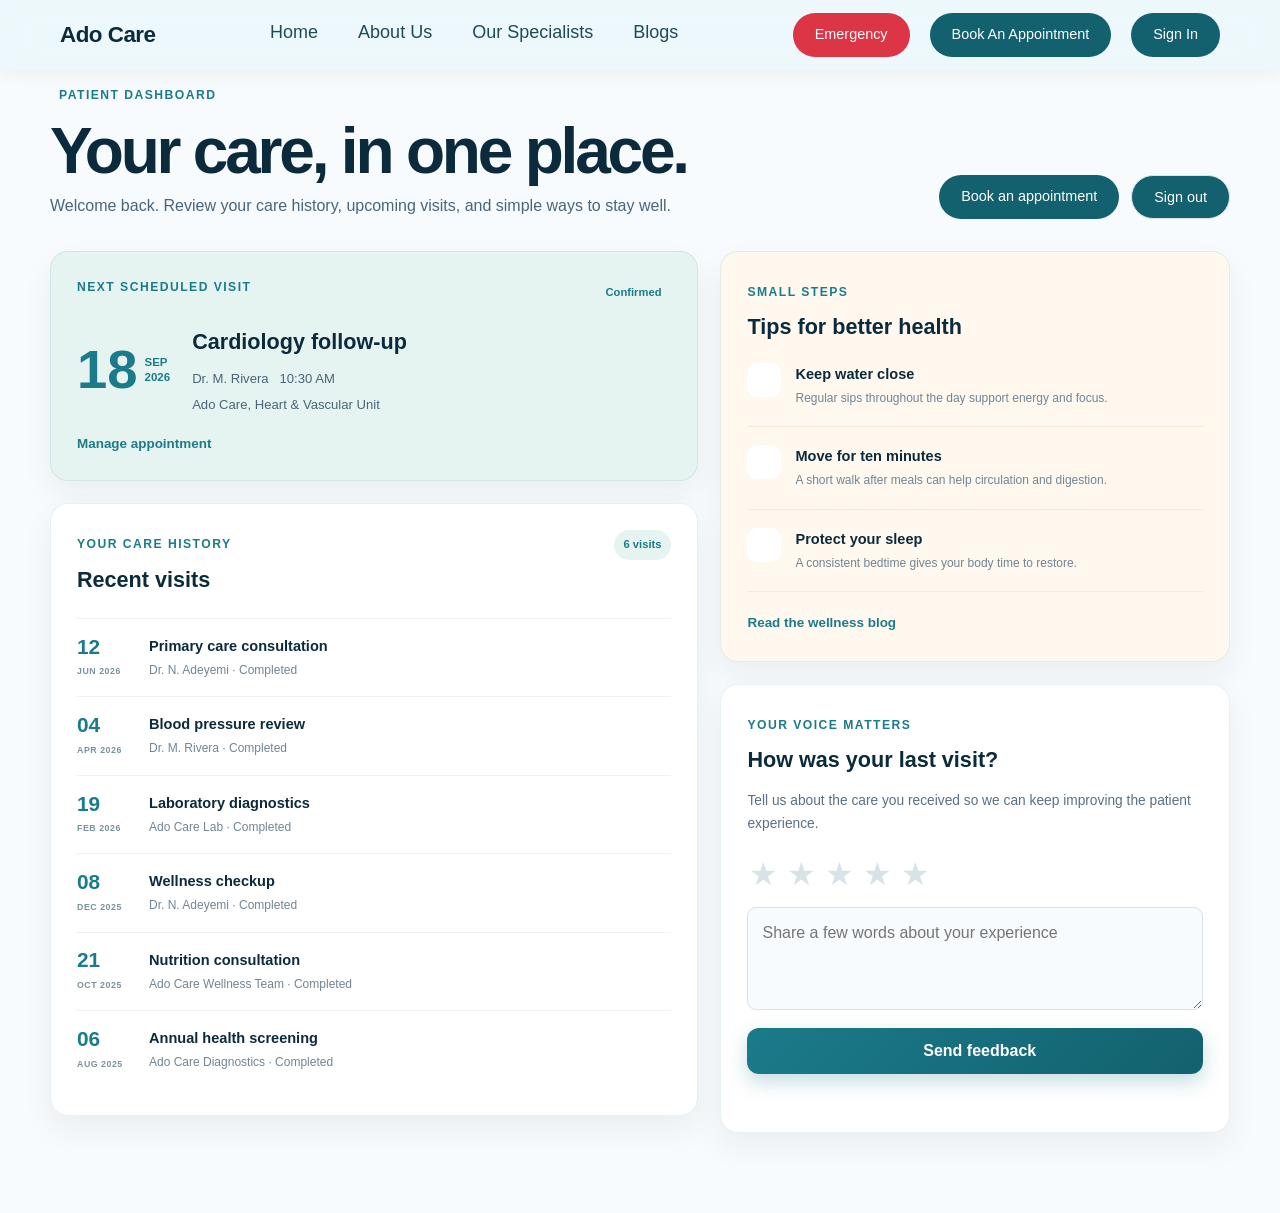
<file: dashboard.html>
<!DOCTYPE html>
<html lang="en">
<head>
    <meta charset="UTF-8">
    <meta name="viewport" content="width=device-width, initial-scale=1.0">
    <link rel="stylesheet" href="Style1.css">
    <title>Dashboard | Ado Care</title>
</head>
<body class="appointment-page">
    <nav class="nav"><div class="logo">Ado Care</div><div class="links"><a href="index.html">Home</a><a href="about.html">About Us</a><a href="specialists.html">Our Specialists</a><a href="blogs.html">Blogs</a></div><div class="right-links"><a class="button emergency" href="emergency.html">Emergency</a><a class="button" href="appointment.html">Book An Appointment</a><a class="button nav-auth-link" href="dashboard.html">Dashboard</a></div><button class="menu-toggle" id="menuToggle" aria-label="Toggle menu"><span></span><span></span><span></span></button><div class="mobile-menu" id="mobileMenu"><div class="mobile-links"><a href="index.html">Home</a><a href="about.html">About Us</a><a href="specialists.html">Our Specialists</a><a href="blogs.html">Blogs</a></div><div class="mobile-actions"><a class="button emergency" href="emergency.html">Emergency</a><a class="button" href="appointment.html">Book An Appointment</a><a class="button nav-auth-link" href="dashboard.html">Dashboard</a></div></div></nav>
    <main class="dashboard-main">
        <section class="dashboard-header">
            <div><div class="appointment-kicker"><i class="fas fa-chart-line"></i> Patient dashboard</div><h1>Your care, in one place.</h1><p>Welcome back. Review your care history, upcoming visits, and simple ways to stay well.</p></div>
            <div class="dashboard-actions"><a class="button" href="appointment.html#booking-panel"><i class="fas fa-plus"></i> Book an appointment</a><button class="button dashboard-signout" type="button">Sign out</button></div>
        </section>

        <section class="dashboard-grid">
            <div class="dashboard-column">
                <article class="dashboard-card next-visit-card">
                    <div class="dashboard-card-top"><span class="appointment-kicker">Next scheduled visit</span><span class="status-pill">Confirmed</span></div>
                    <div class="next-visit-date"><strong>18</strong><span>SEP<br>2026</span></div>
                    <div><h2>Cardiology follow-up</h2><p><i class="fas fa-user-doctor"></i> Dr. M. Rivera &nbsp; <i class="fas fa-clock"></i> 10:30 AM</p><p><i class="fas fa-location-dot"></i> Ado Care, Heart &amp; Vascular Unit</p></div>
                    <a class="dashboard-text-link" href="appointment.html#booking-panel">Manage appointment <i class="fas fa-arrow-right"></i></a>
                </article>

                <article class="dashboard-card visits-card">
                    <div class="dashboard-card-top"><div><span class="appointment-kicker">Your care history</span><h2>Recent visits</h2></div><span class="visit-count">6 visits</span></div>
                    <div class="visit-list">
                        <div class="visit-row"><span class="visit-date">12<br><small>JUN 2026</small></span><div><h3>Primary care consultation</h3><p>Dr. N. Adeyemi · Completed</p></div><i class="fas fa-check-circle"></i></div>
                        <div class="visit-row"><span class="visit-date">04<br><small>APR 2026</small></span><div><h3>Blood pressure review</h3><p>Dr. M. Rivera · Completed</p></div><i class="fas fa-check-circle"></i></div>
                        <div class="visit-row"><span class="visit-date">19<br><small>FEB 2026</small></span><div><h3>Laboratory diagnostics</h3><p>Ado Care Lab · Completed</p></div><i class="fas fa-check-circle"></i></div>
                        <div class="visit-row"><span class="visit-date">08<br><small>DEC 2025</small></span><div><h3>Wellness checkup</h3><p>Dr. N. Adeyemi · Completed</p></div><i class="fas fa-check-circle"></i></div>
                        <div class="visit-row"><span class="visit-date">21<br><small>OCT 2025</small></span><div><h3>Nutrition consultation</h3><p>Ado Care Wellness Team · Completed</p></div><i class="fas fa-check-circle"></i></div>
                        <div class="visit-row"><span class="visit-date">06<br><small>AUG 2025</small></span><div><h3>Annual health screening</h3><p>Ado Care Diagnostics · Completed</p></div><i class="fas fa-check-circle"></i></div>
                    </div>
                </article>
            </div>

            <div class="dashboard-column">
                <article class="dashboard-card tips-card">
                    <div class="dashboard-card-top"><div><span class="appointment-kicker">Small steps</span><h2>Tips for better health</h2></div><i class="fas fa-sun dashboard-feature-icon"></i></div>
                    <div class="tip-line"><i class="fas fa-glass-water"></i><div><h3>Keep water close</h3><p>Regular sips throughout the day support energy and focus.</p></div></div>
                    <div class="tip-line"><i class="fas fa-person-walking"></i><div><h3>Move for ten minutes</h3><p>A short walk after meals can help circulation and digestion.</p></div></div>
                    <div class="tip-line"><i class="fas fa-moon"></i><div><h3>Protect your sleep</h3><p>A consistent bedtime gives your body time to restore.</p></div></div>
                    <a class="dashboard-text-link" href="blogs.html">Read the wellness blog <i class="fas fa-arrow-right"></i></a>
                </article>

                <article class="dashboard-card feedback-card">
                    <span class="appointment-kicker">Your voice matters</span><h2>How was your last visit?</h2><p>Tell us about the care you received so we can keep improving the patient experience.</p>
                    <form id="feedbackForm"><div class="rating" role="radiogroup" aria-label="Rate your visit"><button type="button" class="rating-star" data-rating="1" aria-label="1 star">★</button><button type="button" class="rating-star" data-rating="2" aria-label="2 stars">★</button><button type="button" class="rating-star" data-rating="3" aria-label="3 stars">★</button><button type="button" class="rating-star" data-rating="4" aria-label="4 stars">★</button><button type="button" class="rating-star" data-rating="5" aria-label="5 stars">★</button></div><input type="hidden" id="feedbackRating" required><label class="sr-only" for="feedbackComment">Your comment</label><textarea id="feedbackComment" rows="3" placeholder="Share a few words about your experience" required></textarea><button class="btn-full" type="submit"><i class="fas fa-paper-plane"></i> Send feedback</button><p class="form-message" id="feedbackMessage" role="status"></p></form>
                </article>
            </div>
        </section>
    </main>
    <script src="script.js"></script>
</body>
</html>
</file>
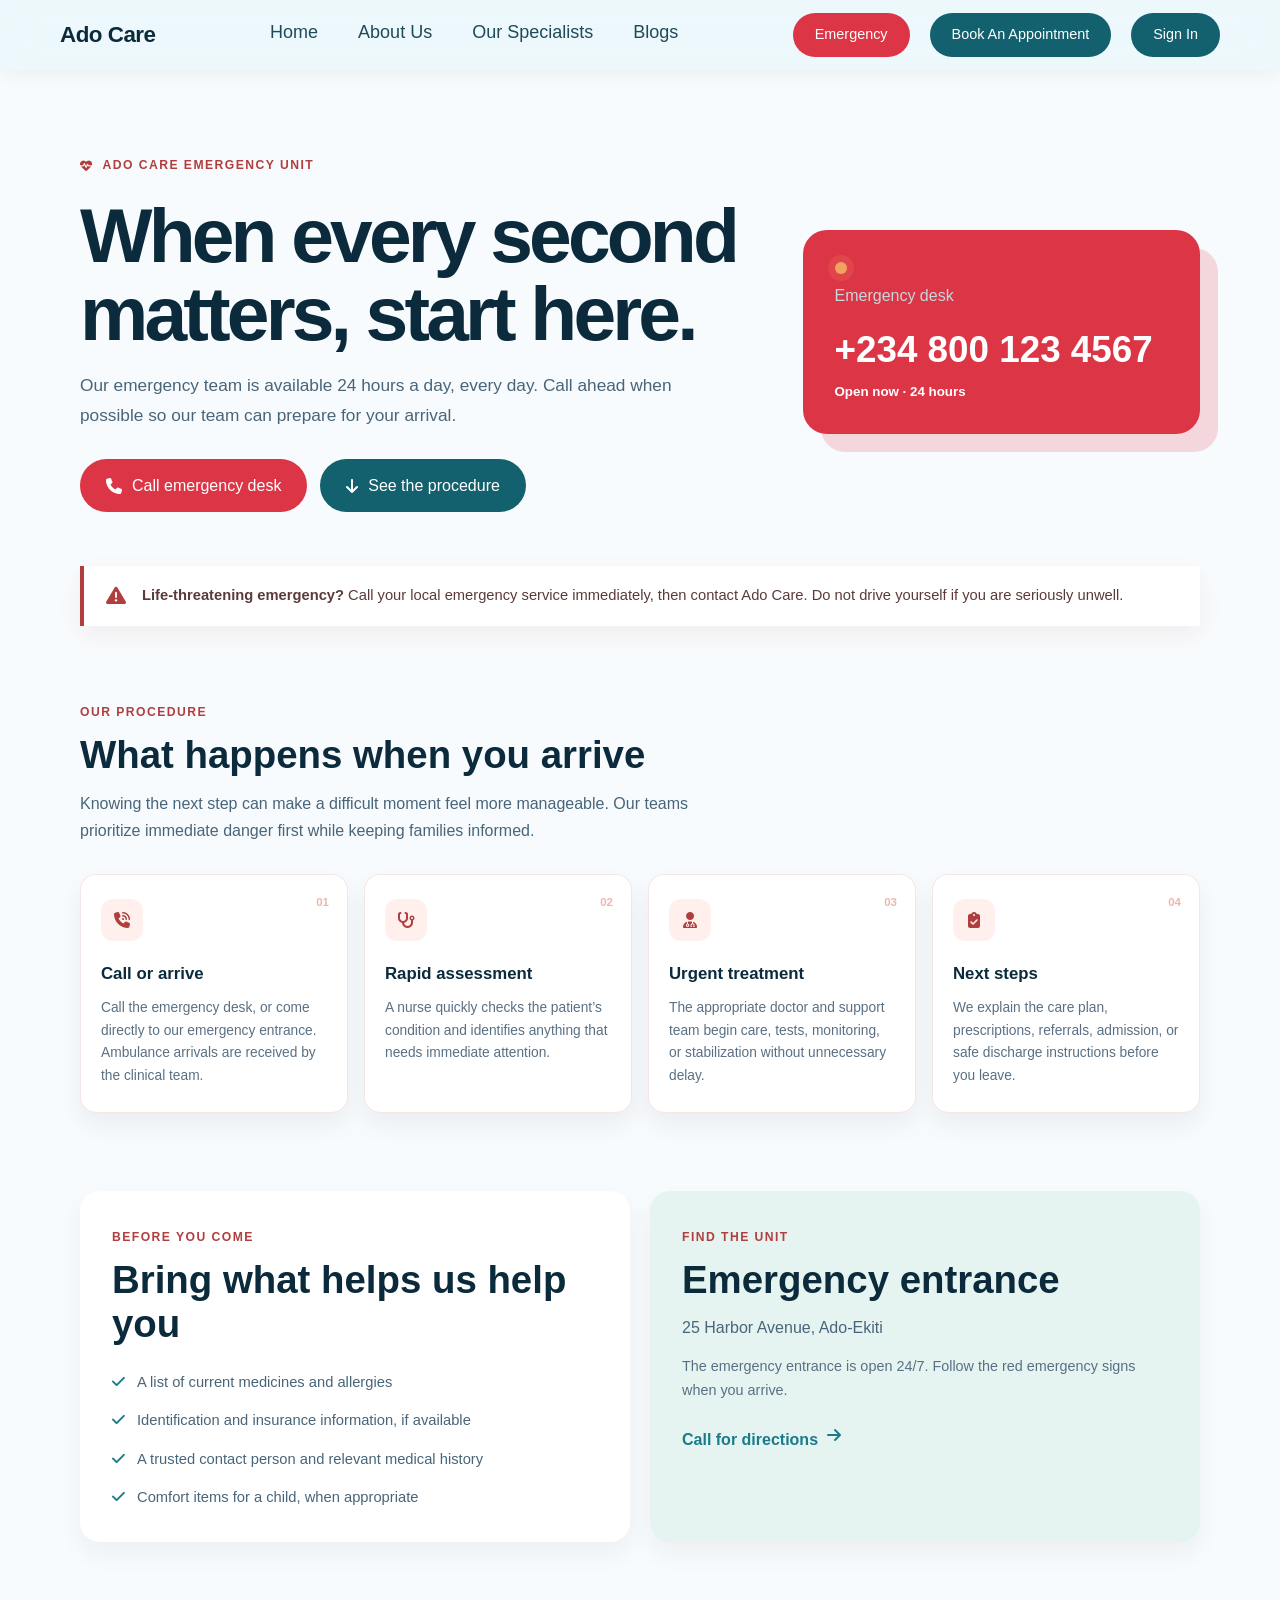
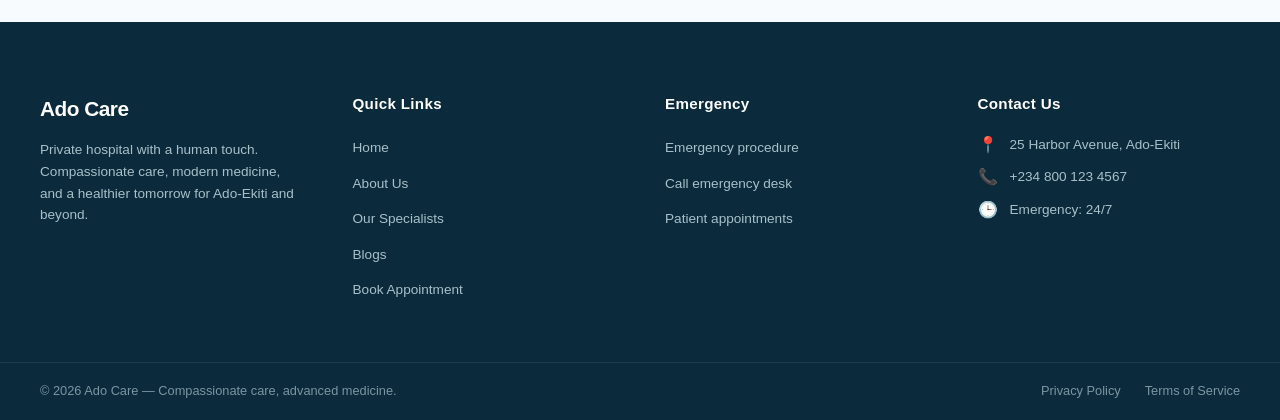
<file: emergency.html>
<!DOCTYPE html>
<html lang="en">
<head>
    <meta charset="UTF-8">
    <meta name="viewport" content="width=device-width, initial-scale=1.0">
    <meta name="description" content="Emergency care procedures and contact information for Ado Care Hospital.">
    <link rel="stylesheet" href="Style1.css">
    <link rel="stylesheet" href="https://cdnjs.cloudflare.com/ajax/libs/font-awesome/6.4.0/css/all.min.css">
    <title>Emergency Care | Ado Care</title>
</head>
<body class="emergency-page">
    <nav class="nav">
        <div class="logo">Ado Care</div>
        <div class="links">
            <a href="index.html">Home</a>
            <a href="about.html">About Us</a>
            <a href="specialists.html">Our Specialists</a>
            <a href="blogs.html">Blogs</a>
        </div>
        <div class="right-links">
            <a class="button emergency" href="emergency.html" aria-current="page">Emergency</a>
            <a class="button" href="appointment.html">Book An Appointment</a>
            <a class="button nav-auth-link" href="appointment.html#auth-panel">Sign In</a>
        </div>
        <button class="menu-toggle" id="menuToggle" aria-label="Toggle menu">
            <span></span><span></span><span></span>
        </button>
        <div class="mobile-menu" id="mobileMenu">
            <div class="mobile-links">
                <a href="index.html">Home</a><a href="about.html">About Us</a>
                <a href="specialists.html">Our Specialists</a><a href="blogs.html">Blogs</a>
            </div>
            <div class="mobile-actions">
                <a class="button emergency" href="emergency.html">Emergency</a>
                <a class="button" href="appointment.html">Book An Appointment</a>
                <a class="button nav-auth-link" href="appointment.html#auth-panel">Sign In</a>
            </div>
        </div>
    </nav>

    <main>
        <section class="emergency-hero">
            <div class="emergency-hero-copy">
                <span class="emergency-kicker"><i class="fas fa-heart-pulse"></i> Ado Care Emergency Unit</span>
                <h1>When every second matters, start here.</h1>
                <p>Our emergency team is available 24 hours a day, every day. Call ahead when possible so our team can prepare for your arrival.</p>
                <div class="emergency-actions">
                    <a class="button emergency" href="tel:+2348001234567"><i class="fas fa-phone"></i> Call emergency desk</a>
                    <a class="button" href="#arrival-procedure"><i class="fas fa-arrow-down"></i> See the procedure</a>
                </div>
            </div>
            <div class="emergency-hero-panel">
                <span class="live-dot"></span>
                <span>Emergency desk</span>
                <strong>+234 800 123 4567</strong>
                <small>Open now · 24 hours</small>
            </div>
        </section>

        <section class="emergency-alert" aria-label="Urgent warning">
            <i class="fas fa-triangle-exclamation"></i>
            <p><strong>Life-threatening emergency?</strong> Call your local emergency service immediately, then contact Ado Care. Do not drive yourself if you are seriously unwell.</p>
        </section>

        <section class="emergency-content" id="arrival-procedure">
            <div class="emergency-heading">
                <span class="emergency-kicker">Our procedure</span>
                <h2>What happens when you arrive</h2>
                <p>Knowing the next step can make a difficult moment feel more manageable. Our teams prioritize immediate danger first while keeping families informed.</p>
            </div>
            <div class="procedure-grid">
                <article class="procedure-card"><span>01</span><i class="fas fa-phone-volume"></i><h3>Call or arrive</h3><p>Call the emergency desk, or come directly to our emergency entrance. Ambulance arrivals are received by the clinical team.</p></article>
                <article class="procedure-card"><span>02</span><i class="fas fa-stethoscope"></i><h3>Rapid assessment</h3><p>A nurse quickly checks the patient’s condition and identifies anything that needs immediate attention.</p></article>
                <article class="procedure-card"><span>03</span><i class="fas fa-user-doctor"></i><h3>Urgent treatment</h3><p>The appropriate doctor and support team begin care, tests, monitoring, or stabilization without unnecessary delay.</p></article>
                <article class="procedure-card"><span>04</span><i class="fas fa-clipboard-check"></i><h3>Next steps</h3><p>We explain the care plan, prescriptions, referrals, admission, or safe discharge instructions before you leave.</p></article>
            </div>
        </section>

        <section class="emergency-columns">
            <div class="emergency-info-card">
                <span class="emergency-kicker">Before you come</span>
                <h2>Bring what helps us help you</h2>
                <ul>
                    <li><i class="fas fa-check"></i> A list of current medicines and allergies</li>
                    <li><i class="fas fa-check"></i> Identification and insurance information, if available</li>
                    <li><i class="fas fa-check"></i> A trusted contact person and relevant medical history</li>
                    <li><i class="fas fa-check"></i> Comfort items for a child, when appropriate</li>
                </ul>
            </div>
            <div class="emergency-info-card emergency-info-card--soft">
                <span class="emergency-kicker">Find the unit</span>
                <h2>Emergency entrance</h2>
                <p>25 Harbor Avenue, Ado-Ekiti</p>
                <p class="muted">The emergency entrance is open 24/7. Follow the red emergency signs when you arrive.</p>
                <a class="emergency-text-link" href="tel:+2348001234567">Call for directions <i class="fas fa-arrow-right"></i></a>
            </div>
        </section>
    </main>

    <footer class="footer">
        <div class="footer-container">
            <div class="footer-brand"><div class="footer-logo">Ado Care</div><p>Private hospital with a human touch. Compassionate care, modern medicine, and a healthier tomorrow for Ado-Ekiti and beyond.</p></div>
            <div class="footer-column"><h4>Quick Links</h4><ul><li><a href="index.html">Home</a></li><li><a href="about.html">About Us</a></li><li><a href="specialists.html">Our Specialists</a></li><li><a href="blogs.html">Blogs</a></li><li><a href="appointment.html">Book Appointment</a></li></ul></div>
            <div class="footer-column"><h4>Emergency</h4><ul><li><a href="emergency.html">Emergency procedure</a></li><li><a href="tel:+2348001234567">Call emergency desk</a></li><li><a href="appointment.html">Patient appointments</a></li></ul></div>
            <div class="footer-column"><h4>Contact Us</h4><ul class="footer-contact"><li><span>📍</span><span>25 Harbor Avenue, Ado-Ekiti</span></li><li><span>📞</span><span>+234 800 123 4567</span></li><li><span>🕒</span><span>Emergency: 24/7</span></li></ul></div>
        </div>
        <div class="footer-bottom"><p>© 2026 Ado Care — Compassionate care, advanced medicine.</p><div class="footer-bottom-links"><a href="#">Privacy Policy</a><a href="#">Terms of Service</a></div></div>
    </footer>
    <script src="script.js"></script>
</body>
</html>
</file>
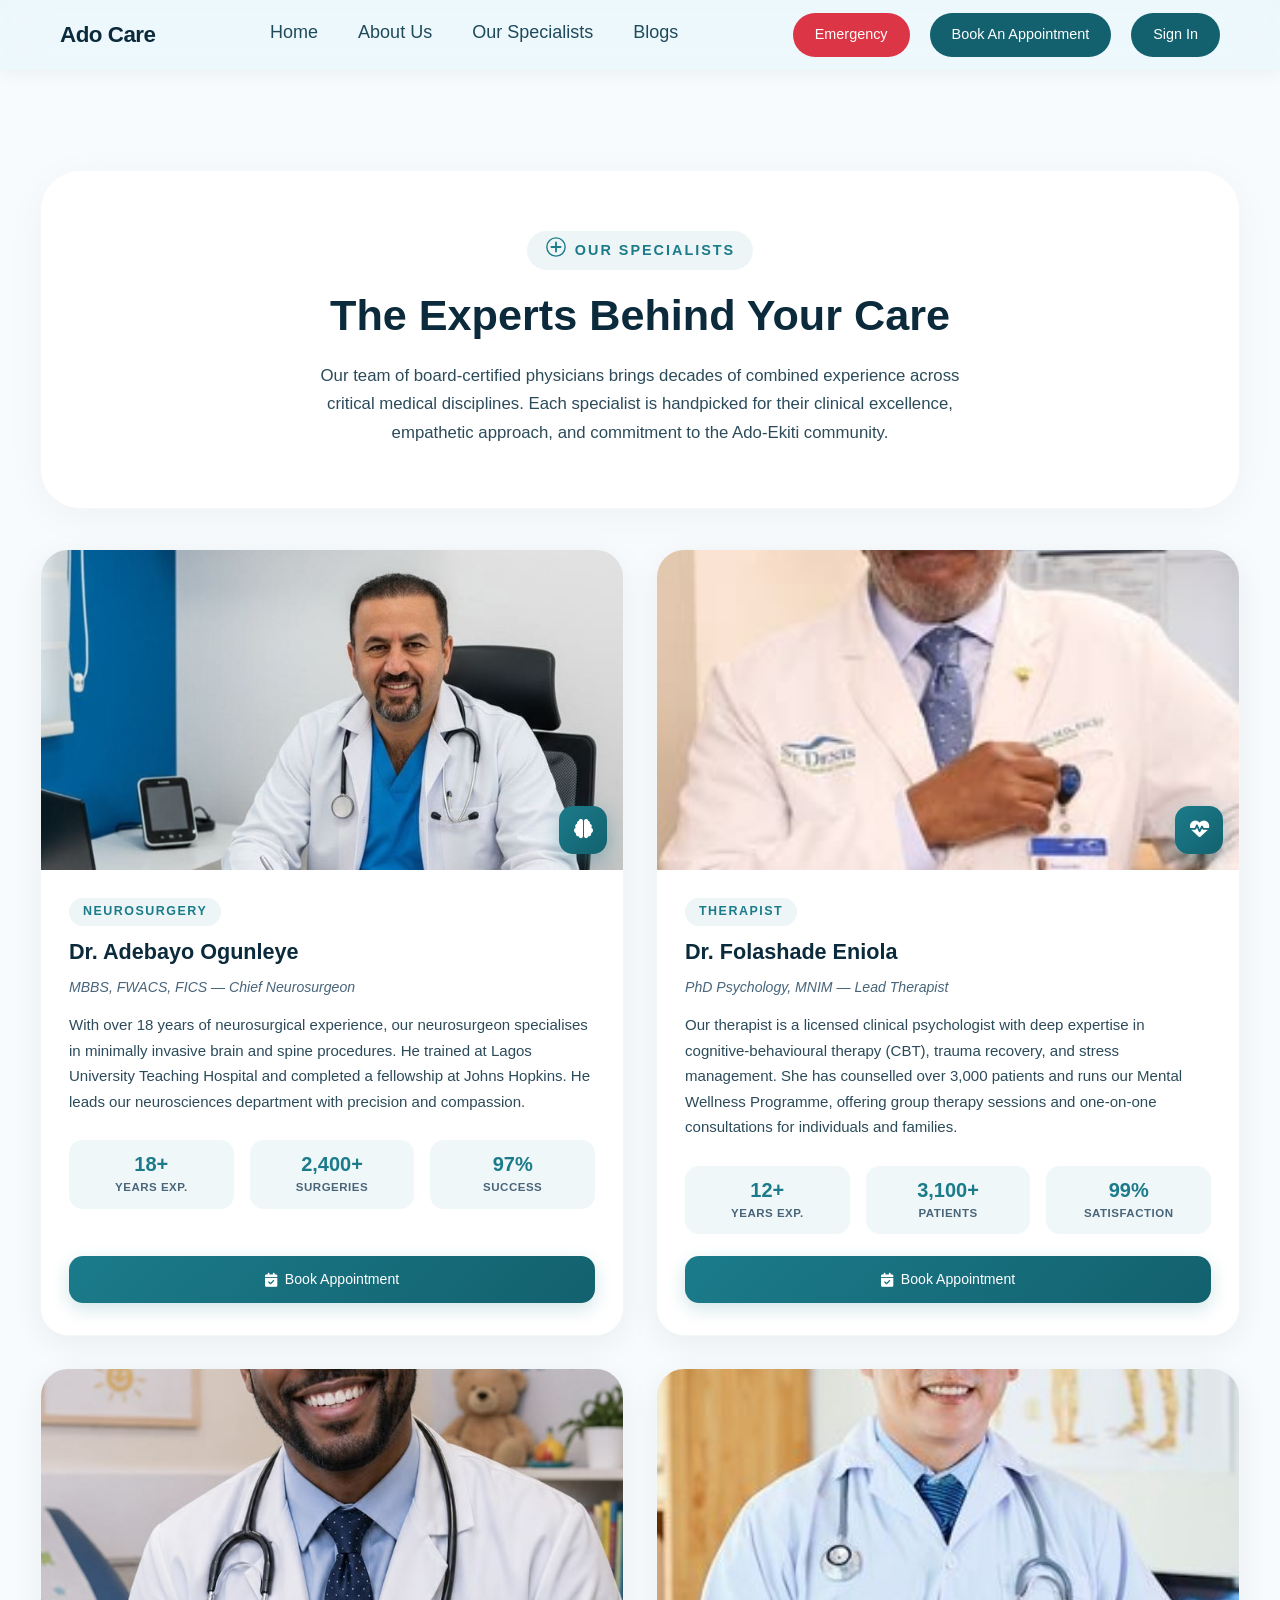
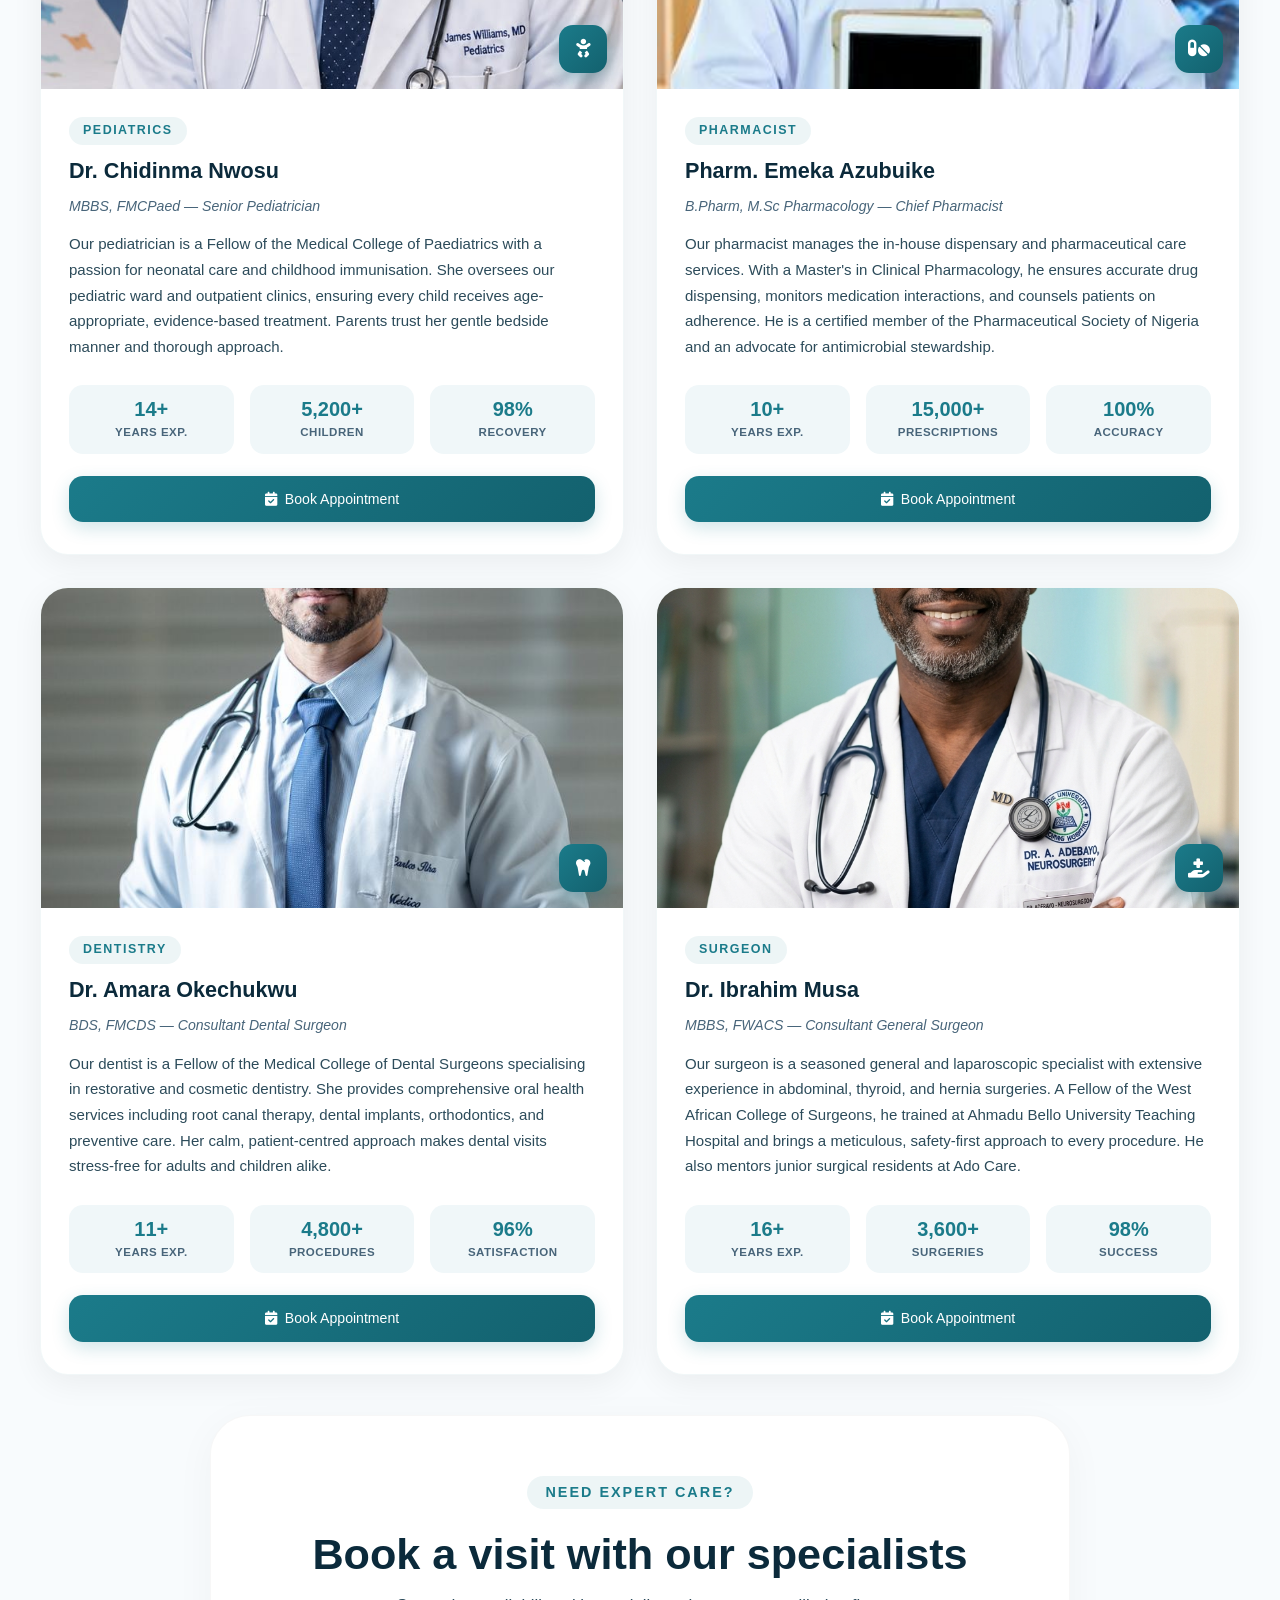
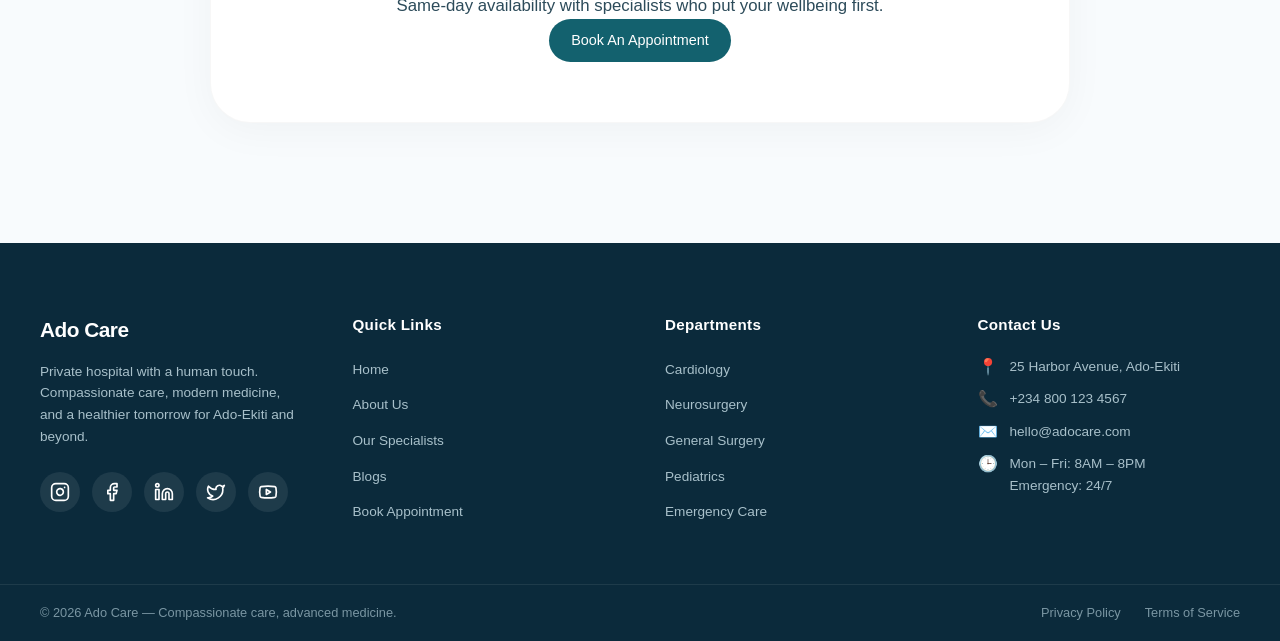
<file: specialists.html>
<!DOCTYPE html>
<html lang="en">
<head>
    <meta charset="UTF-8">
    <meta name="viewport" content="width=device-width, initial-scale=1.0">
    <meta name="description" content="Meet the world-class specialists at Ado Care Hospital — experienced doctors across neurosurgery, therapy, pediatrics, pharmacy, dentistry, and general surgery.">
    <link rel="stylesheet" href="Style1.css">
    <link rel="stylesheet" href="https://cdnjs.cloudflare.com/ajax/libs/font-awesome/6.4.0/css/all.min.css">
    <title>Our Specialists — Ado Care</title>
</head>
<body class="page-specialists">
    <nav class="nav">
        <div class="logo">Ado Care</div>

        <div class="links">
            <a href="index.html">Home</a>
            <a href="about.html">About Us</a>
            <a href="specialists.html" class="active">Our Specialists</a>
            <a href="blogs.html">Blogs</a>
        </div>

        <div class="right-links">
            <a class="button emergency" href="emergency.html">Emergency</a>
            <a class="button" href="appointment.html">Book An Appointment</a>
            <a class="button nav-auth-link" href="appointment.html#auth-panel">Sign In</a>
        </div>

        <!-- Mobile Menu Toggle -->
        <button class="menu-toggle" id="menuToggle" aria-label="Toggle menu">
            <span></span>
            <span></span>
            <span></span>
        </button>

        <!-- Mobile Menu -->
        <div class="mobile-menu" id="mobileMenu">
            <div class="mobile-links">
                <a href="index.html">Home</a>
                <a href="about.html">About Us</a>
                <a href="specialists.html" class="active">Our Specialists</a>
                <a href="blogs.html">Blogs</a>
            </div>
            <div class="mobile-actions">
                <a class="button emergency" href="emergency.html">Emergency</a>
                <a class="button" href="appointment.html">Book An Appointment</a>
                <a class="button nav-auth-link" href="appointment.html#auth-panel">Sign In</a>
            </div>
        </div>
    </nav>

    <main>
        <!-- Page Hero -->
        <section>
            <div class="specialists-hero">
                <div class="specialists-hero-content">
                    <h2>
                        <span class="about-icon" aria-hidden="true">
                            <svg width="22" height="22" viewBox="0 0 24 24" fill="none">
                                <circle cx="12" cy="12" r="10" stroke="#1b7b8a" stroke-width="1.5" class="about-ring"/>
                                <path d="M12 7v10M7 12h10" stroke="#1b7b8a" stroke-width="2" stroke-linecap="round"/>
                            </svg>
                        </span>
                        Our Specialists
                    </h2>
                    <h1>The Experts Behind Your Care</h1>
                    <p>
                        Our team of board-certified physicians brings decades of combined experience 
                        across critical medical disciplines. Each specialist is handpicked for their clinical 
                        excellence, empathetic approach, and commitment to the Ado-Ekiti community.
                    </p>
                </div>
            </div>
        </section>

        <!-- Specialists Grid -->
        <section class="specialists-section">
            <div class="specialists-grid">

                <!-- Specialist 1: Neurosurgeon -->
                <article class="specialist-card" id="specialist-doctor-1">
                    <div class="specialist-image-wrapper">
                        <img src="assets/doctor1.jpg" alt="Dr. Adebayo Ogunleye — Neurosurgeon">
                        <div class="specialist-badge">
                            <i class="fas fa-brain"></i>
                        </div>
                    </div>
                    <div class="specialist-info">
                        <div class="specialist-dept">Neurosurgery</div>
                        <h3>Dr. Adebayo Ogunleye</h3>
                        <p class="specialist-title">MBBS, FWACS, FICS — Chief Neurosurgeon</p>
                        <p class="specialist-bio">
                            With over 18 years of neurosurgical experience, our neurosurgeon specialises in 
                            minimally invasive brain and spine procedures. He trained at Lagos University 
                            Teaching Hospital and completed a fellowship at Johns Hopkins. He leads our 
                            neurosciences department with precision and compassion.
                        </p>
                        <div class="specialist-stats">
                            <div class="stat">
                                <span class="stat-number">18+</span>
                                <span class="stat-label">Years Exp.</span>
                            </div>
                            <div class="stat">
                                <span class="stat-number">2,400+</span>
                                <span class="stat-label">Surgeries</span>
                            </div>
                            <div class="stat">
                                <span class="stat-number">97%</span>
                                <span class="stat-label">Success</span>
                            </div>
                        </div>
                        <a class="button specialist-book-btn" href="appointment.html">
                            <i class="fas fa-calendar-check"></i> Book Appointment
                        </a>
                    </div>
                </article>

                <!-- Specialist 2: Therapist -->
                <article class="specialist-card" id="specialist-doctor-2">
                    <div class="specialist-image-wrapper">
                        <img src="assets/doctor2.jpg" alt="Dr. Folashade Eniola — Therapist">
                        <div class="specialist-badge">
                            <i class="fas fa-heart-pulse"></i>
                        </div>
                    </div>
                    <div class="specialist-info">
                        <div class="specialist-dept">Therapist</div>
                        <h3>Dr. Folashade Eniola</h3>
                        <p class="specialist-title">PhD Psychology, MNIM — Lead Therapist</p>
                        <p class="specialist-bio">
                            Our therapist is a licensed clinical psychologist with deep expertise in 
                            cognitive-behavioural therapy (CBT), trauma recovery, and stress management. 
                            She has counselled over 3,000 patients and runs our Mental Wellness Programme, 
                            offering group therapy sessions and one-on-one consultations for individuals 
                            and families.
                        </p>
                        <div class="specialist-stats">
                            <div class="stat">
                                <span class="stat-number">12+</span>
                                <span class="stat-label">Years Exp.</span>
                            </div>
                            <div class="stat">
                                <span class="stat-number">3,100+</span>
                                <span class="stat-label">Patients</span>
                            </div>
                            <div class="stat">
                                <span class="stat-number">99%</span>
                                <span class="stat-label">Satisfaction</span>
                            </div>
                        </div>
                        <a class="button specialist-book-btn" href="appointment.html">
                            <i class="fas fa-calendar-check"></i> Book Appointment
                        </a>
                    </div>
                </article>

                <!-- Specialist 3: Pediatrician -->
                <article class="specialist-card" id="specialist-doctor-3">
                    <div class="specialist-image-wrapper">
                        <img src="assets/doctor3.jpg" alt="Dr. Chidinma Nwosu — Pediatrician">
                        <div class="specialist-badge">
                            <i class="fas fa-baby"></i>
                        </div>
                    </div>
                    <div class="specialist-info">
                        <div class="specialist-dept">Pediatrics</div>
                        <h3>Dr. Chidinma Nwosu</h3>
                        <p class="specialist-title">MBBS, FMCPaed — Senior Pediatrician</p>
                        <p class="specialist-bio">
                            Our pediatrician is a Fellow of the Medical College of Paediatrics with a passion for 
                            neonatal care and childhood immunisation. She oversees our pediatric ward and 
                            outpatient clinics, ensuring every child receives age-appropriate, evidence-based 
                            treatment. Parents trust her gentle bedside manner and thorough approach.
                        </p>
                        <div class="specialist-stats">
                            <div class="stat">
                                <span class="stat-number">14+</span>
                                <span class="stat-label">Years Exp.</span>
                            </div>
                            <div class="stat">
                                <span class="stat-number">5,200+</span>
                                <span class="stat-label">Children</span>
                            </div>
                            <div class="stat">
                                <span class="stat-number">98%</span>
                                <span class="stat-label">Recovery</span>
                            </div>
                        </div>
                        <a class="button specialist-book-btn" href="appointment.html">
                            <i class="fas fa-calendar-check"></i> Book Appointment
                        </a>
                    </div>
                </article>

                <!-- Specialist 4: Pharmacist -->
                <article class="specialist-card" id="specialist-doctor-4">
                    <div class="specialist-image-wrapper">
                        <img src="assets/doctor4.jpg" alt="Pharm. Emeka Azubuike — Pharmacist">
                        <div class="specialist-badge">
                            <i class="fas fa-pills"></i>
                        </div>
                    </div>
                    <div class="specialist-info">
                        <div class="specialist-dept">Pharmacist</div>
                        <h3>Pharm. Emeka Azubuike</h3>
                        <p class="specialist-title">B.Pharm, M.Sc Pharmacology — Chief Pharmacist</p>
                        <p class="specialist-bio">
                            Our pharmacist manages the in-house dispensary and pharmaceutical care services. 
                            With a Master's in Clinical Pharmacology, he ensures accurate drug dispensing, 
                            monitors medication interactions, and counsels patients on adherence. He is a 
                            certified member of the Pharmaceutical Society of Nigeria and an advocate for 
                            antimicrobial stewardship.
                        </p>
                        <div class="specialist-stats">
                            <div class="stat">
                                <span class="stat-number">10+</span>
                                <span class="stat-label">Years Exp.</span>
                            </div>
                            <div class="stat">
                                <span class="stat-number">15,000+</span>
                                <span class="stat-label">Prescriptions</span>
                            </div>
                            <div class="stat">
                                <span class="stat-number">100%</span>
                                <span class="stat-label">Accuracy</span>
                            </div>
                        </div>
                        <a class="button specialist-book-btn" href="appointment.html">
                            <i class="fas fa-calendar-check"></i> Book Appointment
                        </a>
                    </div>
                </article>

                <!-- Specialist 5: Dentist -->
                <article class="specialist-card" id="specialist-doctor-5">
                    <div class="specialist-image-wrapper">
                        <img src="assets/doctor5.jpg" alt="Dr. Amara Okechukwu — Dentist">
                        <div class="specialist-badge">
                            <i class="fas fa-tooth"></i>
                        </div>
                    </div>
                    <div class="specialist-info">
                        <div class="specialist-dept">Dentistry</div>
                        <h3>Dr. Amara Okechukwu</h3>
                        <p class="specialist-title">BDS, FMCDS — Consultant Dental Surgeon</p>
                        <p class="specialist-bio">
                            Our dentist is a Fellow of the Medical College of Dental Surgeons specialising 
                            in restorative and cosmetic dentistry. She provides comprehensive oral health 
                            services including root canal therapy, dental implants, orthodontics, and 
                            preventive care. Her calm, patient-centred approach makes dental visits 
                            stress-free for adults and children alike.
                        </p>
                        <div class="specialist-stats">
                            <div class="stat">
                                <span class="stat-number">11+</span>
                                <span class="stat-label">Years Exp.</span>
                            </div>
                            <div class="stat">
                                <span class="stat-number">4,800+</span>
                                <span class="stat-label">Procedures</span>
                            </div>
                            <div class="stat">
                                <span class="stat-number">96%</span>
                                <span class="stat-label">Satisfaction</span>
                            </div>
                        </div>
                        <a class="button specialist-book-btn" href="appointment.html">
                            <i class="fas fa-calendar-check"></i> Book Appointment
                        </a>
                    </div>
                </article>

                <!-- Specialist 6: General Surgeon -->
                <article class="specialist-card" id="specialist-doctor-6">
                    <div class="specialist-image-wrapper">
                        <img src="assets/doctor60.jpg" alt="Dr. Ibrahim Musa — Surgeon">
                        <div class="specialist-badge">
                            <i class="fas fa-hand-holding-medical"></i>
                        </div>
                    </div>
                    <div class="specialist-info">
                        <div class="specialist-dept">Surgeon</div>
                        <h3>Dr. Ibrahim Musa</h3>
                        <p class="specialist-title">MBBS, FWACS — Consultant General Surgeon</p>
                        <p class="specialist-bio">
                            Our surgeon is a seasoned general and laparoscopic specialist with extensive 
                            experience in abdominal, thyroid, and hernia surgeries. A Fellow of the West 
                            African College of Surgeons, he trained at Ahmadu Bello University Teaching 
                            Hospital and brings a meticulous, safety-first approach to every procedure. 
                            He also mentors junior surgical residents at Ado Care.
                        </p>
                        <div class="specialist-stats">
                            <div class="stat">
                                <span class="stat-number">16+</span>
                                <span class="stat-label">Years Exp.</span>
                            </div>
                            <div class="stat">
                                <span class="stat-number">3,600+</span>
                                <span class="stat-label">Surgeries</span>
                            </div>
                            <div class="stat">
                                <span class="stat-number">98%</span>
                                <span class="stat-label">Success</span>
                            </div>
                        </div>
                        <a class="button specialist-book-btn" href="appointment.html">
                            <i class="fas fa-calendar-check"></i> Book Appointment
                        </a>
                    </div>
                </article>

            </div>
        </section>

        <!-- CTA Section -->
        <section class="about-cta-section">
            <div class="container about-cta-container">
                <div class="about-us about-cta">
                    <div class="about-text about-cta-text">
                        <h2>Need expert care?</h2>
                        <h1>Book a visit with our specialists</h1>
                        <p>
                            Same-day availability with specialists who put your wellbeing first.
                        </p>
                        <a class="button" href="appointment.html">Book An Appointment</a>
                    </div>
                </div>
            </div>
        </section>
    </main>

    <footer class="footer">
        <div class="footer-container">
            <div class="footer-brand">
                <div class="footer-logo">Ado Care</div>
                <p>
                    Private hospital with a human touch.
                    Compassionate care, modern medicine, and a healthier tomorrow for Ado-Ekiti and beyond.
                </p>
                <div class="footer-social">
                    <a href="#" aria-label="Instagram" title="Instagram">
                        <svg xmlns="http://www.w3.org/2000/svg" width="20" height="20" viewBox="0 0 24 24" fill="none" stroke="currentColor" stroke-width="2" stroke-linecap="round" stroke-linejoin="round"><rect width="20" height="20" x="2" y="2" rx="5" ry="5"/><path d="M16 11.37A4 4 0 1 1 12.63 8 4 4 0 0 1 16 11.37z"/><line x1="17.5" x2="17.51" y1="6.5" y2="6.5"/></svg>
                    </a>
                    <a href="#" aria-label="Facebook" title="Facebook">
                        <svg xmlns="http://www.w3.org/2000/svg" width="20" height="20" viewBox="0 0 24 24" fill="none" stroke="currentColor" stroke-width="2" stroke-linecap="round" stroke-linejoin="round"><path d="M18 2h-3a5 5 0 0 0-5 5v3H7v4h3v8h4v-8h3l1-4h-4V7a1 1 0 0 1 1-1h3z"/></svg>
                    </a>
                    <a href="#" aria-label="LinkedIn" title="LinkedIn">
                        <svg xmlns="http://www.w3.org/2000/svg" width="20" height="20" viewBox="0 0 24 24" fill="none" stroke="currentColor" stroke-width="2" stroke-linecap="round" stroke-linejoin="round"><path d="M16 8a6 6 0 0 1 6 6v7h-4v-7a2 2 0 0 0-2-2 2 2 0 0 0-2 2v7h-4v-7a6 6 0 0 1 6-6z"/><rect width="4" height="12" x="2" y="9"/><circle cx="4" cy="4" r="2"/></svg>
                    </a>
                    <a href="#" aria-label="X (Twitter)" title="X">
                        <svg xmlns="http://www.w3.org/2000/svg" width="20" height="20" viewBox="0 0 24 24" fill="none" stroke="currentColor" stroke-width="2" stroke-linecap="round" stroke-linejoin="round"><path d="M22 4s-.7 2.1-2 3.4c1.6 10-9.4 17.3-18 11.6 2.2.1 4.4-.6 6-2C3 15.5.5 9.6 3 5c2.2 2.6 5.6 4.1 9 4-.9-4.2 4-6.6 7-3.8 1.1 0 3-1.2 3-1.2z"/></svg>
                    </a>
                    <a href="#" aria-label="YouTube" title="YouTube">
                        <svg xmlns="http://www.w3.org/2000/svg" width="20" height="20" viewBox="0 0 24 24" fill="none" stroke="currentColor" stroke-width="2" stroke-linecap="round" stroke-linejoin="round"><path d="M2.5 17a24.12 24.12 0 0 1 0-10 2 2 0 0 1 1.4-1.4 49.56 49.56 0 0 1 16.2 0A2 2 0 0 1 21.5 7a24.12 24.12 0 0 1 0 10 2 2 0 0 1-1.4 1.4 49.55 49.55 0 0 1-16.2 0A2 2 0 0 1 2.5 17"/><path d="m10 15 5-3-5-3z"/></svg>
                    </a>
                </div>
            </div>

            <div class="footer-column">
                <h4>Quick Links</h4>
                <ul>
                    <li><a href="index.html">Home</a></li>
                    <li><a href="about.html">About Us</a></li>
                    <li><a href="specialists.html">Our Specialists</a></li>
                    <li><a href="blogs.html">Blogs</a></li>
                    <li><a href="appointment.html">Book Appointment</a></li>
                </ul>
            </div>

            <div class="footer-column">
                <h4>Departments</h4>
                <ul>
                    <li><a href="#">Cardiology</a></li>
                    <li><a href="#">Neurosurgery</a></li>
                    <li><a href="#">General Surgery</a></li>
                    <li><a href="#">Pediatrics</a></li>
                    <li><a href="emergency.html">Emergency Care</a></li>
                </ul>
            </div>

            <div class="footer-column">
                <h4>Contact Us</h4>
                <ul class="footer-contact">
                    <li>
                        <span>📍</span>
                        <span>25 Harbor Avenue, Ado-Ekiti</span>
                    </li>
                    <li>
                        <span>📞</span>
                        <span>+234 800 123 4567</span>
                    </li>
                    <li>
                        <span>✉️</span>
                        <span>hello@adocare.com</span>
                    </li>
                    <li>
                        <span>🕒</span>
                        <span>Mon – Fri: 8AM – 8PM<br>Emergency: 24/7</span>
                    </li>
                </ul>
            </div>
        </div>

        <div class="footer-bottom">
            <p>© 2026 Ado Care — Compassionate care, advanced medicine.</p>
            <div class="footer-bottom-links">
                <a href="#">Privacy Policy</a>
                <a href="#">Terms of Service</a>
            </div>
        </div>
    </footer>

    <script src="script.js"></script>
</body>
</html>
</file>
<file: Style1.css>
/* ============================================
   1. RESET & BASE
============================================ */
* {
    margin: 0;
    padding: 0;
    box-sizing: border-box;
}

html {
    scroll-behavior: smooth;
}

body {
    font-family: "Manrope", sans-serif;
    color: #0b2a3b;
    background: #f8fbfd;
    line-height: 1.6;
}

main {
    padding-top: 70px; /* height of fixed navbar */
}

/* ============================================
   2. KEYFRAMES (defined once)
============================================ */
@keyframes carouselFade {
    0% {
        opacity: 1;
        transform: scale(1);
    }
    16.66% {
        opacity: 1;
        transform: scale(1);
    }
    20% {
        opacity: 0;
        transform: scale(1.05);
    }
    83.33% {
        opacity: 0;
        transform: scale(1.05);
    }
    86.66% {
        opacity: 1;
        transform: scale(1);
    }
    100% {
        opacity: 1;
        transform: scale(1);
    }
}

@keyframes slideInLeft {
    from {
        opacity: 0;
        transform: translateX(-30px);
    }
    to {
        opacity: 1;
        transform: translateX(0);
    }
}

@keyframes slideInRight {
    from {
        opacity: 0;
        transform: translateX(30px);
    }
    to {
        opacity: 1;
        transform: translateX(0);
    }
}

@keyframes slideInBottom {
    from {
        opacity: 0;
        transform: translateY(30px);
    }
    to {
        opacity: 1;
        transform: translateY(0);
    }
}

@keyframes fadeIn {
    from {
        opacity: 0;
    }
    to {
        opacity: 1;
    }
}

/* ============================================
   3. BUTTONS (shared)
============================================ */
.button {
    display: inline-flex;
    align-items: center;
    justify-content: center;
    padding: 10px 22px;
    border-radius: 999px;
    font-size: 0.9rem;
    font-weight: 500;
    text-decoration: none;
    border: none;
    cursor: pointer;
    transition: transform 0.2s ease, box-shadow 0.2s ease, background 0.2s ease;
}

.button:hover {
    transform: translateY(-2px);
    box-shadow: 0 6px 18px rgba(0, 0, 0, 0.12);
}

.emergency {
    background: #dc3545;
    color: #fff;
}

.emergency:hover {
    background: #c82333;
}

.button:not(.emergency) {
    background: #13616e;
    color: #fff;
}

.button:not(.emergency):hover {
    background: #13616e;
}

.btn-full {
    display: flex;
    align-items: center;
    justify-content: center;
    padding: 14px 28px;
    background: linear-gradient(135deg, #1b7b8a 0%, #13616e 100%);
    color: #ffffff;
    border: none;
    border-radius: 12px;
    font-size: 1rem;
    font-weight: 600;
    font-family: "Manrope", sans-serif;
    cursor: pointer;
    transition: all 0.3s ease;
    box-shadow: 0 8px 20px rgba(27, 123, 138, 0.25);
    width: 100%;
}

.btn-full:hover {
    background: linear-gradient(135deg, #13616e 0%, #0a4a5f 100%);
    transform: translateY(-2px);
    box-shadow: 0 12px 30px rgba(27, 123, 138, 0.35);
}

.btn-full:active {
    transform: translateY(0);
    box-shadow: 0 6px 15px rgba(27, 123, 138, 0.25);
}

.btn-primary,
.btn-outline {
    padding: 12px 28px;
    border-radius: 12px;
    font-size: 0.95rem;
    font-weight: 600;
    cursor: pointer;
    transition: all 0.3s ease;
    display: inline-flex;
    align-items: center;
    gap: 8px;
    border: none;
    font-family: "Manrope", sans-serif;
}

.btn-primary {
    background: #b13e3e;
    color: #ffffff;
    box-shadow: 0 6px 16px rgba(177, 62, 62, 0.25);
}

.btn-primary:hover {
    background: #9b3434;
    transform: translateY(-2px);
    box-shadow: 0 10px 24px rgba(177, 62, 62, 0.35);
}

.btn-outline {
    background: transparent;
    color: #b13e3e;
    border: 1.5px solid #b13e3e;
}

.btn-outline:hover {
    background: rgba(177, 62, 62, 0.08);
    transform: translateY(-2px);
}

.btn-link {
    border: none;
    background: transparent;
    color: #0F766E;
    font-weight: 700;
    text-align: left;
    padding: 0;
    cursor: pointer;
    margin-top: 6px;
}

/* ============================================
   4. NAVIGATION
============================================ */
.nav {
    position: fixed;
    top: 0;
    left: 0;
    width: 100%;
    height: 70px;
    padding: 0 40px;
    display: flex;
    justify-content: space-between;
    align-items: center;
    background: #afebf527;
    backdrop-filter: blur(20px);
    box-shadow: 0 2px 20px rgba(0, 0, 0, 0.06);
    z-index: 1000;
}

.nav .logo {
    font-size: 1.4rem;
    font-weight: 700;
    color: #0b2a3b;
    letter-spacing: -0.5px;
    padding-left: 100px;
}

.nav .links {
    display: flex;
    gap: 40px;
}

.nav .links a {
    text-decoration: none;
    color: #1f4a5a;
    font-size: 18px;
    font-weight: 500;
    padding-bottom: 4px;
    transition: color 0.25s ease, border-color 0.25s ease;
    border-bottom: 2px solid transparent;
}

.nav .links a:hover,
.nav .links a.active {
    color: #1b7b8a;
    border-bottom-color: #1b7b8a;
}

.nav .right-links {
    display: flex;
    gap: 20px;
    align-items: center;
}

/* Mobile menu toggle */
.menu-toggle {
    display: none;
    flex-direction: column;
    background: none;
    border: none;
    cursor: pointer;
    gap: 5px;
    padding: 8px;
}

.menu-toggle span {
    width: 24px;
    height: 2.5px;
    background: #0b2a3b;
    border-radius: 2px;
    transition: all 0.3s ease;
}

.menu-toggle.active span:nth-child(1) {
    transform: rotate(45deg) translate(10px, 10px);
}

.menu-toggle.active span:nth-child(2) {
    opacity: 0;
}

.menu-toggle.active span:nth-child(3) {
    transform: rotate(-45deg) translate(7px, -7px);
}

/* Mobile menu panel */
.mobile-menu {
    display: none;
    position: absolute;
    top: 70px;
    left: 0;
    right: 0;
    background: #ffffff;
    border-bottom: 1px solid rgba(27, 123, 138, 0.1);
    box-shadow: 0 8px 24px rgba(0, 0, 0, 0.12);
    z-index: 999;
    flex-direction: column;
    max-height: calc(100vh - 70px);
    overflow-y: auto;
}

.mobile-menu.active {
    display: flex;
}

.mobile-links {
    display: flex;
    flex-direction: column;
    padding: 20px 0;
    border-bottom: 1px solid rgba(0, 0, 0, 0.05);
}

.mobile-links a {
    padding: 14px 24px;
    color: #1f4a5a;
    text-decoration: none;
    font-weight: 500;
    transition: all 0.2s ease;
    border-left: 3px solid transparent;
}

.mobile-links a:hover {
    background: #f8fbfd;
    border-left-color: #1b7b8a;
    color: #1b7b8a;
}

.mobile-actions {
    display: flex;
    flex-direction: column;
    gap: 12px;
    padding: 16px 20px;
}

.mobile-actions .button {
    padding: 11px 16px;
    font-size: 0.85rem;
    border-radius: 8px;
}

/* --- Navigation Responsive --- */
@media (min-width: 1200px) {
    .nav {
        padding: 0 60px;
    }

    .nav .logo {
        padding-left: 0;
    }
}

@media (max-width: 1199px) {
    .nav {
        padding: 0 24px;
    }

    .nav .links {
        gap: 32px;
    }

    .nav .links a {
        font-size: 16px;
    }

    .nav .logo {
        font-size: 1.2rem;
        padding-left: 0;
    }
}

@media (max-width: 1023px) {
    .nav {
        padding: 0 20px;
    }

    .nav .logo {
        font-size: 1.1rem;
        padding-left: 0;
    }

    .nav .links {
        display: none;
    }

    .nav .right-links {
        gap: 12px;
    }

    .button {
        padding: 10px 18px;
        font-size: 0.85rem;
        border-radius: 8px;
    }

    .menu-toggle {
        display: flex;
    }

    .mobile-menu {
        position: fixed;
        top: 50px;
        right: 0;
        left: auto;
        width: 50%;
        max-width: 280px;
        border-left: 1px solid rgba(27, 123, 138, 0.1);
        box-shadow: -4px 8px 20px rgba(0, 0, 0, 0.1);
        max-height: calc(80vh - 50px);
    }
}

@media (max-width: 767px) {
    .nav {
        padding: 0 16px;
    }

    .nav .logo {
        font-size: 1rem;
        letter-spacing: -0.3px;
    }

    .nav .right-links {
        display: none;
    }

    .nav .links {
        display: none;
    }

    .menu-toggle {
        display: flex;
    }

    .mobile-menu {
        position: fixed;
        top: 50px;
        right: 0;
        left: auto;
        width: 50%;
        max-width: 200px;
        border-left: 1px solid rgba(27, 123, 138, 0.1);
        box-shadow: -4px 8px 20px rgba(0, 0, 0, 0.1);
        max-height: calc(80vh - 50px);
    }
}

@media (max-width: 599px) {
    * {
        -webkit-tap-highlight-color: transparent;
    }

    .nav {
        height: 50px;
        padding: 0 12px;
    }

    .nav .logo {
        font-size: 0.95rem;
        padding-left: 0;
    }

    .nav .right-links,
    .nav .links {
        display: none;
    }

    .menu-toggle {
        display: flex;
    }

    .menu-toggle span {
        width: 20px;
        height: 2px;
    }

    .mobile-menu {
        position: fixed;
        top: 50px;
        right: 0;
        left: auto;
        width: 50%;
        max-width: 150px;
        border-left: 1px solid rgba(27, 123, 138, 0.1);
        box-shadow: -4px 8px 20px rgba(0, 0, 0, 0.1);
        max-height: calc(100vh - 50px);
    }

    .mobile-links {
        padding: 12px 0;
    }

    .mobile-links a {
        padding: 12px 16px;
        font-size: 0.7rem;
    }

    .mobile-actions {
        gap: 8px;
        padding: 12px;
    }

    .mobile-actions .button {
        padding: 10px 14px;
        font-size: 0.6rem;
        border-radius: 8px;
    }

    main {
        padding-top: 50px;
    }
}

/* ============================================
   5. HERO SECTION
============================================ */
.hero {
    position: relative;
    width: 100%;
    min-height: calc(100vh - 70px);
    display: flex;
    align-items: center;
    justify-content: space-between;
    gap: 40px;
    padding: 60px 60px 60px 80px;
    overflow: hidden;
    border-radius: 10px 10px 40px 40px;
}

.hero-video {
    position: absolute;
    inset: 0;
    width: 100%;
    height: 100%;
    object-fit: cover;
    z-index: 0;
}

.hero::before {
    content: "";
    position: absolute;
    inset: 0;
    background: linear-gradient(
        115deg,
        rgba(42, 63, 92, 0.99) 0%,
        rgba(77, 86, 100, 0.7) 45%,
        rgba(214, 227, 245, 0.6) 100%
    );
    z-index: 1;
}

.hero-text {
    position: relative;
    z-index: 2;
    flex: 1 1 48%;
    max-width: 560px;
    color: #fff;
}

.hero-text h1 {
    font-size: clamp(2.4rem, 5vw, 3.6rem);
    font-weight: 700;
    line-height: 1.15;
    letter-spacing: -0.02em;
    margin-bottom: 18px;
    color: #fff;
    animation: slideInLeft 0.8s ease-out 0.2s both;
}

.hero-text p {
    font-size: 1.2rem;
    color: rgba(255, 255, 255, 0.9);
    margin-bottom: 32px;
    max-width: 460px;
    animation: slideInLeft 0.8s ease-out 0.4s both;
}

.hero-text button {
    background: #1b7b8a;
    color: #fff;
    border: none;
    padding: 16px 40px;
    border-radius: 60px;
    font-size: 1.05rem;
    font-weight: 600;
    cursor: pointer;
    transition: all 0.25s ease;
    box-shadow: 0 10px 30px rgba(27, 123, 138, 0.35);
    margin-bottom: 32px;
    animation: slideInLeft 0.8s ease-out 0.6s both;
}

.hero-text button:hover {
    background: #13616e;
    transform: translateY(-3px);
    box-shadow: 0 14px 40px rgba(27, 123, 138, 0.45);
}

.hero-text > div {
    display: flex;
    flex-wrap: wrap;
    gap: 16px;
    animation: slideInLeft 0.8s ease-out 0.8s both;
}

.hero-text > div span {
    display: inline-flex;
    align-items: center;
    gap: 8px;
    background: rgba(255, 255, 255, 0.12);
    backdrop-filter: blur(6px);
    padding: 8px 18px;
    border-radius: 40px;
    font-size: 0.95rem;
    font-weight: 500;
    border: 1px solid rgba(255, 255, 255, 0.18);
}

.hero-img {
    position: relative;
    z-index: 2;
    flex: 1 1 42%;
    max-width: 520px;
    overflow: hidden;
    border-radius: 28px;
    min-height: 500px;
    display: flex;
    align-items: center;
    justify-content: center;
    background: #f0f0f0;
}

.hero-carousel-img {
    position: absolute;
    top: 0;
    left: 0;
    width: 100%;
    height: 100%;
    object-fit: cover;
    border-radius: 28px;
    box-shadow: 0 25px 60px rgba(0, 0, 0, 0.25);
    animation: carouselFade 120s infinite;
}

.hero-carousel-img:nth-child(1) { animation-delay: 0s; }
.hero-carousel-img:nth-child(2) { animation-delay: -20s; }
.hero-carousel-img:nth-child(3) { animation-delay: -40s; }
.hero-carousel-img:nth-child(4) { animation-delay: -60s; }
.hero-carousel-img:nth-child(5) { animation-delay: -80s; }
.hero-carousel-img:nth-child(6) { animation-delay: -100s; }

/* --- Hero Responsive --- */
@media (min-width: 1200px) {
    .hero {
        padding: 60px 60px 60px 80px;
    }
}

@media (max-width: 1199px) {
    .hero {
        padding: 50px 40px;
        gap: 32px;
    }

    .hero-text h1 {
        font-size: 38px;
    }

    .hero-text p {
        font-size: 1.1rem;
    }

    .hero-img {
        max-width: 400px;
        min-height: 400px;
    }
}

@media (max-width: 1023px) {
    .hero {
        flex-direction: column;
        text-align: center;
        padding: 80px 80px 50px;
        min-height: auto;
        gap: 28px;
        border-radius: 0 0 32px 32px;
    }

    .hero-text {
        max-width: 100%;
    }

    .hero-text h1 {
        font-size: clamp(1.8rem, 5vw, 2.6rem);
    }

    .hero-text p {
        font-size: 1rem;
        margin-left: auto;
        margin-right: auto;
    }

    .hero-text button {
        padding: 14px 36px;
        font-size: 0.95rem;
    }

    .hero-text > div {
        justify-content: center;
    }

    .hero-text > div span {
        font-size: 0.88rem;
        padding: 7px 14px;
    }

    .hero-img {
        max-width: 100%;
        width: 100%;
        min-height: 380px;
        border-radius: 24px;
    }
}

@media (max-width: 767px) {
    .hero {
        padding: 60px 40px 40px;
        gap: 24px;
        border-radius: 0 0 24px 24px;
    }

    .hero-text h1 {
        font-size: clamp(1.5rem, 5vw, 2.2rem);
    }

    .hero-text p {
        font-size: 0.95rem;
    }

    .hero-text button {
        padding: 12px 30px;
        font-size: 0.7rem;
    }

    .hero-text > div span {
        font-size: 0.8rem;
        padding: 6px 12px;
        gap: 6px;
    }

    .hero-img {
        min-height: 320px;
        width: 50%;
        border-radius: 20px;
    }
}

@media (max-width: 599px) {
    .hero {
        flex-direction: column;
        text-align: center;
        padding: 28px 16px 32px;
        gap: 20px;
        border-radius: 0 0 20px 20px;
        min-height: auto;
    }

    .hero::before {
        background: linear-gradient(
            115deg,
            rgba(42, 63, 92, 0.98) 0%,
            rgba(77, 86, 100, 0.75) 50%,
            rgba(214, 227, 245, 0.65) 100%
        );
    }

    .hero-text h1 {
        font-size: clamp(1.4rem, 6vw, 1.9rem);
        margin-bottom: 14px;
    }

    .hero-text p {
        font-size: 0.7rem;
        margin-bottom: 20px;
    }

    .hero-text button {
        padding: 12px 28px;
        font-size: 0.6rem;
        margin-bottom: 20px;
        width: auto;
    }

    .hero-text > div {
        flex-direction: column;
        gap: 10px;
        align-items: center;
    }

    .hero-text > div span {
        font-size: 0.8rem;
        padding: 6px 14px;
        width: auto;
    }

    .hero-img {
        width: 50%;
        max-width: 60%;
        min-height: 240px;
        border-radius: 18px;
    }
}

/* ============================================
   6. ABOUT SECTION
============================================ */
.about-us {
    display: flex;
    flex-wrap: wrap;
    align-items: center;
    gap: 50px 40px;
    background: #ffffff;
    border-radius: 40px;
    padding: 60px 55px;
    margin: 60px 40px;
    box-shadow: 0 8px 40px rgba(0, 0, 0, 0.04);
    border: 1px solid rgba(0, 0, 0, 0.03);
}

.about-page-intro {
    margin-top: 40px;
}

.about-image {
    flex: 1 1 35%;
}

.about-image img {
    width: 100%;
    height: auto;
    max-height: 380px;
    object-fit: cover;
    border-radius: 28px;
    box-shadow: 0 16px 40px rgba(8, 40, 50, 0.08);
    transition: transform 0.3s ease;
    opacity: 0;
}

.about-image img.animate-on-scroll {
    animation: slideInLeft 0.8s ease-out 0.3s both;
}

.about-image img:hover {
    transform: scale(1.02);
}

.about-text {
    flex: 2 1 50%;
}

.about-text h2 {
    display: inline-block;
    font-size: 0.9rem;
    text-transform: uppercase;
    letter-spacing: 2px;
    color: #1b7b8a;
    font-weight: 600;
    background: rgba(27, 123, 138, 0.08);
    padding: 5px 18px;
    border-radius: 40px;
    margin-bottom: 12px;
    opacity: 0;
}

.about-text h2.animate-on-scroll {
    animation: slideInBottom 0.6s ease-out 0.2s both;
}

.about-text h1 {
    font-size: clamp(1.9rem, 4vw, 2.7rem);
    font-weight: 700;
    line-height: 1.2;
    color: #0b2a3b;
    margin: 8px 0 20px;
    opacity: 0;
}

.about-text h1.animate-on-scroll {
    animation: slideInRight 0.8s ease-out 0.4s both;
}

.about-text p {
    color: #2c4b5a;
    font-size: 1.05rem;
    max-width: 640px;
    margin-bottom: 18px;
    opacity: 0;
}

.about-text p.animate-on-scroll {
    animation: slideInRight 0.8s ease-out 0.5s both;
}

.about-text p:last-of-type {
    margin-bottom: 0;
}

/* Specializations grid (inside about) */
.specializations {
    width: 100%;
    display: grid;
    grid-template-columns: repeat(3, 1fr);
    gap: 35px;
    margin-top: 20px;
}

.specializations > div {
    background: #f0f7f9;
    border-radius: 16px;
    min-height: 200px;
    opacity: 0;
    padding: 22px 18px;
}

.service-card {
    display: flex;
    flex-direction: column;
    align-items: center;
    justify-content: center;
    text-align: center;
    height: 100%;
    gap: 12px;
}

.service-icon {
    width: 82px;
    height: 82px;
    border-radius: 30px;
    object-fit: contain;
    display: block;
    filter: drop-shadow(0 6px 12px rgba(27, 123, 138, 0.15));
}

.service-card h3 {
    font-size: 1.15rem;
    color: #0b2a3b;
    margin: 0;
}

.service-card p {
    font-size: 0.92rem;
    line-height: 1.6;
    color: #48657a;
    margin: 0;
}

.specializations > div.animate-on-scroll {
    animation: fadeIn 0.6s ease-out forwards;
}

.specializations > div.animate-on-scroll:nth-child(1) { animation-delay: 0.7s; }
.specializations > div.animate-on-scroll:nth-child(2) { animation-delay: 0.8s; }
.specializations > div.animate-on-scroll:nth-child(3) { animation-delay: 0.9s; }
.specializations > div.animate-on-scroll:nth-child(4) { animation-delay: 1s; }
.specializations > div.animate-on-scroll:nth-child(5) { animation-delay: 1.1s; }
.specializations > div.animate-on-scroll:nth-child(6) { animation-delay: 1.2s; }

/* Connected values network */
.values-about {
    margin-top: 0;
    padding-top: 30px;
}

.values-about > .about-text {
    margin-bottom: -8px;
}

.values-heading-block {
    flex: 1 1 100%;
    max-width: 100%;
}

.values-about .values-heading {
    opacity: 1;
}

.values-flow {
    width: min(88%, 820px);
    height: 28px;
    margin: 8px auto -2px;
    opacity: 0.9;
}

.values-flow svg {
    display: block;
    width: 100%;
    height: 100%;
    overflow: visible;
}

.values-flow path {
    fill: none;
    stroke: rgba(27, 123, 138, 0.3);
    stroke-width: 1.5;
    stroke-dasharray: 8 12;
}

.values-flow .flow-arrow {
    stroke: #1b7b8a;
    stroke-dasharray: none;
}

.values-flow circle {
    fill: #f0a261;
    filter: drop-shadow(0 2px 3px rgba(240, 162, 97, 0.35));
}

.values-network {
    width: 100%;
    min-height: 560px;
    margin-top: 38px;
    position: relative;
    isolation: isolate;
}

.values-wireframe {
    position: absolute;
    inset: 0;
    width: 100%;
    height: 100%;
    z-index: -1;
    overflow: visible;
}

.values-wireframe path {
    fill: none;
    stroke: rgba(27, 123, 138, 0.2);
    stroke-width: 1.5;
    stroke-dasharray: 6 90;
}

.values-wireframe circle {
    fill: #f0a261;
    opacity: 0.75;
}

.values-wireframe .wire-pulse {
    stroke: #1b7b8a;
    stroke-width: 2;
    stroke-dasharray: 6 90;
    animation: wireTravel 5s linear infinite;
}

@keyframes wireTravel {
    to { stroke-dashoffset: -150; }
}

.value-card {
    position: absolute;
    width: 22%;
    min-height: 158px;
    padding: 20px 22px;
    background: rgba(255, 255, 255, 0.94);
    border: 1px solid rgba(27, 123, 138, 0.14);
    border-radius: 18px;
    box-shadow: 0 14px 30px rgba(11, 42, 59, 0.09);
    transition: transform 0.3s ease, box-shadow 0.3s ease, border-color 0.3s ease, background 0.3s ease;
    opacity: 0;
    transform: translateY(18px) scale(0.98);
}

.value-card.animate-on-scroll {
    opacity: 1;
    transform: translateY(0) scale(1);
}

.value-card:hover {
    z-index: 3;
    background: #ffffff;
    border-color: #1b7b8a;
    box-shadow: 0 20px 38px rgba(11, 42, 59, 0.16);
    transform: translateY(-8px) scale(1.03);
}

.value-card i {
    display: block;
    margin-bottom: 12px;
    color: #1b7b8a;
    font-size: 1.2rem;
}

.value-card h3 {
    margin: 0 0 6px;
    color: #0b2a3b;
    font-size: 1.05rem;
}

.value-card p {
    margin: 0;
    color: #48657a;
    font-size: 0.82rem;
    line-height: 1.55;
}

.value-number {
    position: absolute;
    top: 16px;
    right: 18px;
    color: #b4d9d5;
    font-size: 0.7rem;
    font-weight: 800;
    letter-spacing: 0.08em;
}

.value-card--compassion { left: 0%; top: 3%; }
.value-card--excellence { right: 0%; top: 3%; }
.value-card--integrity { left: 0%; bottom: 3%; }
.value-card--access { right: 0%; bottom: 3%; }
.value-card--teamwork { left: 18%; top: 37%; }
.value-card--community { right: 18%; top: 37%; }

.values-center {
    position: absolute;
    left: 50%;
    top: 50%;
    display: grid;
    place-items: center;
    width: 100px;
    height: 100px;
    padding: 12px;
    border: 1px solid rgba(27, 123, 138, 0.25);
    border-radius: 50%;
    background: #e6f4f1;
    color: #0b2a3b;
    text-align: center;
    transform: translate(-50%, -50%);
    box-shadow: 0 0 0 12px rgba(230, 244, 241, 0.7), 0 12px 25px rgba(11, 42, 59, 0.1);
}

.values-center i {
    color: #1b7b8a;
    font-size: 1rem;
}

.values-center span {
    font-size: 0.65rem;
    font-weight: 800;
    line-height: 1.15;
    text-transform: uppercase;
    letter-spacing: 0.05em;
}

/* SVG-free values cards */
.values-grid {
    display: grid;
    grid-template-columns: repeat(3, minmax(0, 1fr));
    gap: 18px;
    width: 100%;
    margin-top: 10px;
}

.values-grid .value-card,
.values-grid .value-card--compassion,
.values-grid .value-card--excellence,
.values-grid .value-card--integrity,
.values-grid .value-card--access,
.values-grid .value-card--teamwork,
.values-grid .value-card--community {
    position: relative;
    inset: auto;
    width: auto;
    min-height: 190px;
    padding: 25px 22px 22px;
    overflow: hidden;
    background: #f0f7f9;
    border: 1px solid rgba(27, 123, 138, 0.08);
    border-radius: 17px;
    opacity: 0;
    transform: translateY(18px);
    box-shadow: none;
}

.values-grid .value-card:nth-child(even) {
    background: #fff8ef;
}

.values-grid .value-card::before {
    content: "";
    position: absolute;
    inset: 0 auto 0 0;
    width: 4px;
    background: #1b7b8a;
    transition: width 0.25s ease;
}

.values-grid .value-card:nth-child(even)::before {
    background: #f0a261;
}

.values-grid .value-card.animate-on-scroll {
    opacity: 1;
    transform: translateY(0);
    transition: opacity 0.6s ease, transform 0.6s ease, box-shadow 0.25s ease, border-color 0.25s ease;
}

.values-grid .value-card:hover {
    z-index: 2;
    border-color: rgba(27, 123, 138, 0.3);
    box-shadow: 0 16px 30px rgba(11, 42, 59, 0.1);
    transform: translateY(-7px);
}

.values-grid .value-card:hover::before {
    width: 8px;
}

.values-grid .value-card i {
    display: grid;
    place-items: center;
    width: 42px;
    height: 42px;
    margin-bottom: 20px;
    border-radius: 12px;
    background: rgba(255, 255, 255, 0.8);
    color: #1b7b8a;
    font-size: 1rem;
}

.values-grid .value-card:nth-child(even) i {
    color: #cf783d;
}

.values-grid .value-card h3 {
    margin-bottom: 7px;
    font-size: 1.08rem;
}

.values-grid .value-card p {
    max-width: 250px;
    font-size: 0.84rem;
}

@media (max-width: 767px) {
    .values-grid {
        grid-template-columns: 1fr 1fr;
        gap: 14px;
        margin-top: 20px;
    }

    .values-grid .value-card,
    .values-grid .value-card--compassion,
    .values-grid .value-card--excellence,
    .values-grid .value-card--integrity,
    .values-grid .value-card--access,
    .values-grid .value-card--teamwork,
    .values-grid .value-card--community {
        min-height: 175px;
        padding: 20px 17px 18px;
    }

    .values-grid .value-card i {
        margin-bottom: 14px;
    }
}

/* --- About Responsive --- */
@media (max-width: 1199px) {
    .about-us {
        margin: 50px 32px;
        padding: 50px 40px;
        gap: 36px;
    }

    .about-image img {
        max-height: 320px;
    }

    .specializations {
        grid-template-columns: repeat(2, 1fr);
        gap: 28px;
    }

    .value-card {
        width: 25%;
    }

    .value-card--teamwork { left: 15%; }
    .value-card--community { right: 15%; }
}

@media (max-width: 1023px) {
    .about-us {
        flex-direction: column;
        text-align: center;
        margin: 40px 20px;
        padding: 40px 28px;
        gap: 32px;
    }

    .about-text h2 {
        font-size: 0.8rem;
    }

    .about-text h1 {
        font-size: 20;
    }

    .about-text p {
        font-size: 0.8rem;
        margin-left: auto;
        margin-right: auto;
    }

    .about-image img {
        max-height: 300px;
        border-radius: 20px;
    }

    .specializations {
        grid-template-columns: 1fr 1fr;
        gap: 34px;
        margin-top: 16px;
    }

    .specializations > div {
        padding: 18px 16px;
        min-height: 150px;
    }

    .service-icon {
        width: 60px;
        height: 60px;
    }

    .service-card h3 {
        font-size: 0.95rem;
    }

    .service-card p {
        font-size: 0.7rem;
    }
}

@media (max-width: 767px) {
    .about-us {
        margin: 32px 16px;
        padding: 32px 40px;
        gap: 24px;
    }

    .about-text h2 {
        font-size: 0.75rem;
        margin-bottom: 8px;
    }

    .about-text h1 {
        font-size: 24;
    }

    .about-text p {
        font-size: 0.9rem;
    }

    .about-image img {
        max-height: 240px;
        border-radius: 18px;
    }

    .specializations {
        grid-template-columns: 1fr 1fr;
        gap: 20px;
    }

    .specializations > div {
        padding: 20px 18px;
        min-height: 150px;
    }

    .service-icon {
        width: 60px;
        height: 60px;
    }

    .service-card h3 {
        font-size: 1rem;
    }

    .service-card p {
        font-size: 0.65rem;
    }
}

@media (max-width: 599px) {
    .about-us {
        margin: 28px 12px;
        padding: 40px 35px;
        gap: 20px;
    }

    .about-text h2 {
        font-size: 0.7rem;
        margin-bottom: 6px;
    }

    .about-text h1 {
        font-size: 16px;
        line-height: 1.25;
        margin: 4px 0 12px;
    }

    .about-text p {
        font-size: 0.7rem;
        line-height: 1.55;
    }

    .about-image img {
        max-height: 200px;
        border-radius: 16px;
    }

    .specializations {
        grid-template-columns: 1fr 1fr;
        gap: 14px;
        margin-top: 12px;
    }

    .specializations > div {
        padding: 14px 10px;
        min-height: 140px;
    }

    .service-icon {
        width: 48px;
        height: 48px;
    }

    .service-card h3 {
        font-size: 0.7rem;
    }

    .service-card p {
        font-size: 0.58rem;
        line-height: 1.4;
    }
}

/* ============================================
   6b. SPECIALIZATIONS (about page — alternating rows)
============================================ */
.spec-section {
    background: #ffffff;
    border-radius: 40px;
    padding: 60px 55px 70px;
    margin: 40px 40px 60px;
    box-shadow: 0 8px 40px rgba(0, 0, 0, 0.04);
    border: 1px solid rgba(0, 0, 0, 0.03);
}

.spec-intro {
    text-align: center;
    max-width: 640px;
    margin: 0 auto 56px;
}

.spec-intro h2 {
    display: inline-flex;
    align-items: center;
    gap: 8px;
    font-size: 0.9rem;
    text-transform: uppercase;
    letter-spacing: 2px;
    color: #1b7b8a;
    font-weight: 600;
    background: rgba(27, 123, 138, 0.08);
    padding: 5px 18px;
    border-radius: 40px;
    margin-bottom: 14px;
}

.spec-intro h1 {
    font-size: clamp(1.8rem, 3.4vw, 2.4rem);
    font-weight: 700;
    line-height: 1.25;
    color: #0b2a3b;
    margin: 0;
}

.spec-list {
    display: flex;
    flex-direction: column;
    gap: 90px;
}

.spec-row {
    display: flex;
    align-items: center;
    gap: 64px;
}

.spec-row.reverse {
    flex-direction: row-reverse;
}

.spec-content {
    flex: 1 1 44%;
}

.spec-content .specialist-dept {
    margin-bottom: 14px;
}

.spec-content h3 {
    font-size: 1.55rem;
    font-weight: 700;
    color: #0b2a3b;
    line-height: 1.3;
    margin: 0 0 14px;
}

.spec-content p {
    font-size: 1rem;
    line-height: 1.75;
    color: #2c4b5a;
    max-width: 480px;
    margin: 0;
}

/* Image pair */
.spec-images {
    position: relative;
    flex: 1 1 56%;
    height: 380px;
}

.spec-images .img-a,
.spec-images .img-b {
    position: absolute;
    object-fit: cover;
    border-radius: 24px;
    box-shadow: 0 20px 44px rgba(8, 40, 50, 0.14);
    transition: transform 0.5s cubic-bezier(0.22, 1, 0.36, 1), box-shadow 0.5s ease, filter 0.5s ease;
}

.spec-images .img-a {
    top: 0;
    left: 0;
    width: 76%;
    height: 82%;
    z-index: 1;
}

.spec-images .img-b {
    right: 0;
    bottom: 0;
    width: 52%;
    height: 54%;
    border: 6px solid #ffffff;
    z-index: 2;
}

.spec-row.reverse .spec-images .img-a {
    left: auto;
    right: 0;
}

.spec-row.reverse .spec-images .img-b {
    right: auto;
    left: 0;
}

/* Hover: images trade places — the front image steps forward, the back one eases away */
.spec-images:hover .img-a {
    transform: scale(0.94) translateY(6px);
    filter: brightness(0.92);
}

.spec-images:hover .img-b {
    transform: scale(1.1);
    box-shadow: 0 26px 56px rgba(8, 40, 50, 0.22);
}

/* --- Specializations Responsive --- */
@media (max-width: 1199px) {
    .spec-section {
        margin: 32px 32px 50px;
        padding: 50px 40px 60px;
    }

    .spec-list {
        gap: 70px;
    }

    .spec-row,
    .spec-row.reverse {
        gap: 44px;
    }

    .spec-images {
        height: 320px;
    }
}

@media (max-width: 1023px) {
    .spec-section {
        margin: 24px 20px 40px;
        padding: 40px 28px 50px;
        border-radius: 32px;
    }

    .spec-row,
    .spec-row.reverse {
        flex-direction: column;
        gap: 28px;
    }

    .spec-content {
        text-align: center;
    }

    .spec-content p {
        margin-left: auto;
        margin-right: auto;
    }

    .spec-images {
        width: 100%;
        height: 300px;
    }
}

@media (max-width: 767px) {
    .spec-section {
        margin: 20px 16px 32px;
        padding: 32px 20px 40px;
        border-radius: 26px;
    }

    .spec-intro {
        margin-bottom: 40px;
    }

    .spec-list {
        gap: 48px;
    }

    .spec-content h3 {
        font-size: 1.25rem;
    }

    .spec-content p {
        font-size: 0.9rem;
    }

    .spec-images {
        height: 240px;
    }

    .spec-images .img-b {
        border-width: 4px;
    }
}

@media (max-width: 599px) {
    .spec-section {
        margin: 16px 12px 28px;
        padding: 28px 16px 32px;
        border-radius: 22px;
    }

    .spec-intro h2 {
        font-size: 0.7rem;
    }

    .spec-content .specialist-dept {
        font-size: 0.65rem;
    }

    .spec-content h3 {
        font-size: 1.05rem;
    }

    .spec-content p {
        font-size: 0.75rem;
        line-height: 1.6;
    }

    .spec-images {
        height: 190px;
    }
}

/* ============================================
   7. SPECIALISTS SECTION
============================================ */
#specialists h1 {
    font-size: 32px;
    text-align: center;
}

.doctor-cards {
    display: flex;
    padding: 100px;
    flex-wrap: wrap;
    justify-content: space-around;
    gap: 40px;
}

.doctor-cards img {
    width: 100px;
    border-radius: 50%;
}

.doctor-card {
    display: flex;
    gap: 15px;
    justify-content: center;
    flex-direction: column;
    flex-basis: 30%;
    align-items: center;
    background: white;
    border-radius: 40px;
    padding: 20px 0;
    transition: all 0.3s ease;
}

.doctor-card:hover {
    transform: translateY(-20px);
    cursor: pointer;
    background: transparent;
}

/* --- Specialists Responsive --- */
@media (max-width: 1199px) {
    .doctor-cards {
        padding: 60px 40px;
        gap: 30px;
    }

    .doctor-card {
        flex-basis: 28%;
    }
}

@media (max-width: 1023px) {
    #specialists h1 {
        font-size: clamp(1.8rem, 5vw, 2.4rem);
        margin: 40px 0;
    }

    .doctor-cards {
        padding: 50px 24px;
        gap: 24px;
    }

    .doctor-cards img {
        width: 90px;
    }

    .doctor-card {
        flex-basis: 30%;
        padding: 18px 0;
        border-radius: 32px;
    }

    .doctor-card h3 {
        font-size: 1rem;
    }

    .doctor-card p {
        font-size: 0.9rem;
    }
}

@media (max-width: 767px) {
    #specialists h1 {
        font-size: clamp(1.6rem, 4vw, 2.2rem);
        margin: 32px 16px;
    }

    .doctor-cards {
        padding: 40px 16px;
        gap: 20px;
    }

    .doctor-cards img {
        width: 80px;
    }

    .doctor-card {
        flex-basis: 30%;
        padding: 14px 0;
        border-radius: 28px;
    }

    .doctor-card h3 {
        font-size: 0.75rem;
    }

    .doctor-card p {
        font-size: 0.55rem;
    }
}

@media (max-width: 599px) {
    #specialists h1 {
        font-size: clamp(1.4rem, 5vw, 1.8rem);
        margin: 28px 14px;
    }

    .doctor-cards {
        padding: 28px 14px;
        gap: 16px;
    }

    .doctor-cards img {
        width: 50px;
    }

    .doctor-card {
        flex-basis: 30%;
        width: 100%;
        padding: 16px 0;
        border-radius: 24px;
        text-align: center;
    }

    .doctor-card h3 {
        font-size: 0.75rem;
    }

    .doctor-card p {
        font-size: 0.65rem;
    }
}

/* ============================================
   8. BLOG SECTION
============================================ */
.blogs {
    display: flex;
    flex-direction: column;
    gap: 24px;
    margin: 60px auto 0;
    padding: 36px 28px 42px;
    background: #F6F9F8;
    width: min(92%, 1200px);
    border-radius: 32px;
    box-shadow: 0 20px 48px rgba(15, 118, 110, 0.08);
    border: 1px solid rgba(15, 118, 110, 0.06);
}

#blogs > h1 {
    color: #2C3E35;
    font-size: clamp(2.1rem, 3vw, 3rem);
    text-align: center;
    margin: 0;
    letter-spacing: -0.04em;
}

.articles,
.health-matters,
.nutrition {
    width: 100%;
    display: grid;
    gap: 22px;
    box-sizing: border-box;
}

.articles {
    grid-template-columns: repeat(2, minmax(0, 1fr));
}

.health-matters {
    grid-template-columns: repeat(3, minmax(0, 1fr));
}

.nutrition {
    grid-template-columns: repeat(3, minmax(0, 1fr));
}

.article-card,
.tip-card {
    background: #FFFFFF;
    padding: 20px;
    border-radius: 22px;
    display: flex;
    flex-direction: column;
    height: 100%;
    box-sizing: border-box;
    box-shadow: 0 12px 26px rgba(44, 62, 53, 0.06);
    border: 1px solid rgba(15, 118, 110, 0.05);
    transition: transform 0.25s ease, box-shadow 0.25s ease;
}

.article-card:hover,
.tip-card:hover {
    transform: translateY(-4px);
    box-shadow: 0 18px 34px rgba(44, 62, 53, 0.08);
}

.article-card {
    overflow: hidden;
}

.article-thumb img {
    width: 100%;
    height: 210px;
    object-fit: cover;
    border-radius: 18px;
    display: block;
}

.article-body {
    display: flex;
    flex-direction: column;
    gap: 12px;
    flex: 1;
    padding-top: 16px;
}

.article-meta {
    color: #475569;
    font-size: 0.78rem;
    font-weight: 700;
    letter-spacing: 0.02em;
}

.article-title {
    font-size: 1.25rem;
    line-height: 1.45;
    margin: 0;
    color: #2C3E35;
}

.article-excerpt {
    color: #334155;
    line-height: 1.7;
    margin: 0;
    flex: 1;
    font-size: 0.96rem;
}

.tip-card {
    background: #E6F4F1;
    border: 1px solid rgba(15, 118, 110, 0.06);
    min-height: 160px;
    justify-content: center;
}

.tip-card h4 {
    margin: 0 0 12px;
    font-size: 1.16rem;
    color: #2C3E35;
}

.tip-card h4::before {
    content: "";
    display: inline-block;
    width: 8px;
    height: 8px;
    background: #F4A261;
    border-radius: 50%;
    margin-right: 10px;
    vertical-align: middle;
}

.tip-card p {
    margin: 0;
    line-height: 1.7;
    color: #334155;
    font-size: 0.95rem;
}

.nutrition .article-card {
    background: #FFFFFF;
    min-height: 190px;
}

.nutrition .article-card h4 {
    margin: 0 0 10px;
    color: #2C3E35;
    font-size: 1.18rem;
}

.nutrition .article-card p {
    margin: 0 0 12px;
    color: #334155;
    line-height: 1.7;
    flex: 1;
    font-size: 0.94rem;
}

.nutrition .article-meta {
    display: flex;
    justify-content: space-between;
    gap: 12px;
    font-size: 0.72rem;
    color: #475569;
}

/* --- Blog Responsive --- */
@media (max-width: 1023px) {
    .blogs {
        margin: 50px auto 0;
        padding: 28px 20px 36px;
        width: min(95%, 1100px);
        border-radius: 28px;
    }

    #blogs > h1 {
        font-size: clamp(1.8rem, 4vw, 2.4rem);
    }

    .articles,
    .health-matters,
    .nutrition {
        gap: 18px;
    }

    .article-card,
    .tip-card {
        padding: 18px;
        border-radius: 18px;
    }

    .article-thumb img {
        height: 180px;
        border-radius: 14px;
    }

    .article-title {
        font-size: 1.1rem;
    }

    .article-excerpt {
        font-size: 0.9rem;
    }

    .tip-card h4 {
        font-size: 1.05rem;
    }

    .tip-card p {
        font-size: 0.9rem;
    }
}

@media (max-width: 900px) {
    .articles {
        grid-template-columns: 1fr 1fr;
    }

    .health-matters,
    .nutrition {
        grid-template-columns: 1fr 1fr 1fr;
    }
}

@media (max-width: 767px) {
    .blogs {
        margin: 40px auto 0;
        padding: 20px 30px 28px;
        width: min(98%, 600px);
        border-radius: 24px;
    }

    #blogs > h1 {
        font-size: 24;
    }

    .articles {
        grid-template-columns: 1fr 1fr;
    }

    .health-matters,
    .nutrition {
        grid-template-columns: 1fr 1fr;
    }

    .article-card,
    .tip-card {
        padding: 20px;
        border-radius: 16px;
    }

    .article-thumb img {
        height: 120px;
        border-radius: 12px;
        width: 70%;
    }

    .article-body {
        gap: 10px;
        padding-top: 12px;
    }

    .article-meta {
        font-size: 0.6rem;
    }

    .article-title {
        font-size: 0.9rem;
    }

    .article-excerpt {
        font-size: 0.78rem;
    }

    .tip-card h4 {
        font-size: 0.85rem;
        margin-bottom: 8px;
    }

    .tip-card p {
        font-size: 0.75rem;
    }

    .nutrition .article-card h4 {
        font-size: 0.9rem;
    }

    .nutrition .article-card p {
        font-size: 0.78rem;
    }
}

@media (max-width: 599px) {
    .blogs {
        margin: 32px auto 0;
        padding: 32px 14px 28px;
        width: min(99%, 100%);
        border-radius: 20px;
    }

    #blogs > h1 {
        font-size: 1rem;
        margin: 0 0 16px 0;
    }

    .articles,
    .health-matters,
    .nutrition {
        gap: 12px;
        grid-template-columns: 1fr 1fr;
    }

    .article-card,
    .tip-card {
        padding: 20px;
        border-radius: 14px;
    }

    .article-thumb img {
        height: 100px;
        border-radius: 12px;
    }

    .article-body {
        gap: 10px;
        padding-top: 10px;
    }

    .article-meta {
        font-size: 0.5rem;
    }

    .article-title {
        font-size: 0.75rem;
        line-height: 1.2;
    }

    .article-excerpt {
        font-size: 0.65rem;
        line-height: 1.5;
    }

    .btn-link {
        font-size: 0.65rem;
        margin-top: 4px;
    }

    .tip-card {
        min-height: 120px;
    }

    .tip-card h4 {
        font-size: 0.7rem;
        margin-bottom: 6px;
    }

    .tip-card p {
        font-size: 0.6rem;
        line-height: 1.5;
    }

    .nutrition .article-card h4 {
        font-size: 0.75rem;
    }

    .nutrition .article-card p {
        font-size: 0.62rem;
        margin-bottom: 8px;
    }

    .nutrition .article-meta {
        flex-direction: row;
        gap: 8px;
        font-size: 0.48rem;
    }
}

@media (max-width: 379px) {
    .article-body {
        gap: 8px;
        padding-top: 8px;
        height: 50vh;
    }
    .article-meta {
        font-size: 0.1rem;
    }

    .article-title {
        font-size: 0.5rem;
        line-height: 1.2;
    }

    .article-excerpt {
        font-size: 0.3rem;
        line-height: 1.5;
    }

    .article-thumb img {
        height: 80px;
        border-radius: 15px;
    }

}

/* ============================================
   BLOG PAGE & ARTICLE READER
============================================ */
.blog-page {
    background: linear-gradient(145deg, #f8fbfd 0%, #e6f4f1 48%, #fff8ef 100%);
}

.blog-hero {
    max-width: 1120px;
    margin: 0 auto;
    padding: 90px 28px 44px;
    text-align: center;
}

.blog-hero p,
.blog-intro {
    max-width: 650px;
    margin: 12px auto 0;
    color: #475569;
}

.blog-hero h1 {
    color: #0b2a3b;
    font-size: clamp(2.4rem, 5vw, 4.4rem);
    line-height: 1.05;
}

.blog-page .blogs {
    margin-top: 0;
    background: rgba(255, 255, 255, 0.72);
}

.blog-page .articles {
    grid-template-columns: repeat(3, minmax(0, 1fr));
}

.blog-page .blog-reveal {
    opacity: 0;
    transform: translateY(22px);
    transition: opacity 0.65s ease, transform 0.65s ease;
}

.blog-page .blog-reveal.animate-on-scroll {
    opacity: 1;
    transform: translateY(0);
}

.article-reader {
    display: none;
    position: fixed;
    inset: 0;
    z-index: 2000;
}

.article-reader.is-open {
    display: block;
    animation: fadeIn 0.25s ease both;
}

.reader-backdrop {
    position: absolute;
    inset: 0;
    background: rgba(11, 42, 59, 0.58);
    backdrop-filter: blur(5px);
}

.reader-panel {
    position: relative;
    width: min(92%, 760px);
    max-height: 88vh;
    margin: 6vh auto;
    overflow-y: auto;
    background: #fff;
    border-radius: 22px;
    box-shadow: 0 24px 70px rgba(11, 42, 59, 0.28);
    animation: slideInBottom 0.35s ease both;
}

.reader-image {
    display: block;
    width: 100%;
    height: 260px;
    object-fit: cover;
}

.reader-body {
    padding: 32px 40px 42px;
}

.reader-category {
    color: #0f766e;
    font-size: 0.78rem;
    font-weight: 800;
    letter-spacing: 0.12em;
    text-transform: uppercase;
}

.reader-title {
    margin: 10px 0 8px;
    color: #0b2a3b;
    font-size: clamp(1.65rem, 4vw, 2.5rem);
    line-height: 1.15;
}

.reader-meta {
    color: #64748b;
    font-size: 0.82rem;
    font-weight: 700;
}

.reader-content {
    margin-top: 24px;
    color: #334155;
    line-height: 1.85;
}

.reader-content p + p {
    margin-top: 16px;
}

.reader-close {
    position: absolute;
    top: 14px;
    right: 16px;
    width: 38px;
    height: 38px;
    border: 0;
    border-radius: 50%;
    background: rgba(255, 255, 255, 0.9);
    color: #0b2a3b;
    font-size: 1.8rem;
    line-height: 1;
    cursor: pointer;
    z-index: 1;
}

body.reader-open {
    overflow: hidden;
}

/* ============================================
   APPOINTMENT PAGE
============================================ */
.appointment-page {
    background: #f8fbfd;
}

.appointment-hero {
    max-width: 900px;
    margin: 0 auto;
    padding: 86px 24px 38px;
    text-align: center;
}

.appointment-kicker {
    display: inline-flex;
    align-items: center;
    gap: 9px;
    color: #1b7b8a;
    font-size: 0.76rem;
    font-weight: 800;
    letter-spacing: 0.12em;
    text-transform: uppercase;
}

.appointment-hero h1 {
    margin: 16px 0 12px;
    color: #0b2a3b;
    font-size: clamp(2.4rem, 5vw, 4.5rem);
    line-height: 1.05;
    letter-spacing: -0.05em;
}

.appointment-hero p {
    max-width: 620px;
    margin: 0 auto;
    color: #48657a;
    font-size: 1.05rem;
    line-height: 1.75;
}

.appointment-workspace {
    display: grid;
    gap: 24px;
    width: min(920px, calc(100% - 40px));
    margin: 0 auto 80px;
}

.auth-panel,
.booking-panel {
    padding: clamp(24px, 5vw, 44px);
    background: #fff;
    border: 1px solid rgba(27, 123, 138, 0.1);
    border-radius: 22px;
    box-shadow: 0 15px 38px rgba(11, 42, 59, 0.07);
}

.auth-heading h2,
.booking-heading h2 {
    margin: 9px 0 5px;
    color: #0b2a3b;
    font-size: clamp(1.6rem, 3vw, 2.2rem);
}

.auth-heading p,
.booking-heading p {
    color: #597084;
}

.auth-tabs {
    display: flex;
    gap: 6px;
    width: fit-content;
    margin: 28px 0 24px;
    padding: 5px;
    background: #e6f4f1;
    border-radius: 10px;
}

.auth-tab {
    padding: 10px 24px;
    border: 0;
    border-radius: 7px;
    background: transparent;
    color: #48657a;
    font: inherit;
    font-weight: 800;
    cursor: pointer;
}

.auth-tab.is-active {
    background: #13616e;
    color: #fff;
    box-shadow: 0 4px 12px rgba(19, 97, 110, 0.18);
}

.auth-form,
.booking-form {
    display: grid;
    gap: 18px;
}

.auth-form.is-hidden {
    display: none;
}

.appointment-page .form-group {
    display: grid;
    gap: 7px;
}

.appointment-page .form-group label {
    color: #2c4b5a;
    font-size: 0.83rem;
    font-weight: 800;
}

.appointment-page .form-group input,
.appointment-page .form-group select,
.appointment-page .form-group textarea {
    width: 100%;
    padding: 13px 14px;
    border: 1px solid #d7e3e7;
    border-radius: 9px;
    background: #f8fbfd;
    color: #0b2a3b;
    font: inherit;
    outline: none;
    transition: border-color 0.2s ease, box-shadow 0.2s ease;
}

.appointment-page .form-group input:focus,
.appointment-page .form-group select:focus,
.appointment-page .form-group textarea:focus {
    border-color: #1b7b8a;
    box-shadow: 0 0 0 3px rgba(27, 123, 138, 0.12);
}

.appointment-page .btn-full {
    gap: 9px;
    margin-top: 4px;
}

.form-message {
    min-height: 1.3em;
    margin: 0;
    font-size: 0.85rem;
    font-weight: 700;
}

.form-message.is-success { color: #1b7b8a; }
.form-message.is-error { color: #b13e3e; }

.booking-heading {
    margin-bottom: 24px;
}

.booking-form-grid {
    display: grid;
    grid-template-columns: 1fr 1fr;
    gap: 18px;
}

.booking-full {
    grid-column: 1 / -1;
}

.dashboard-shell {
    width: min(760px, calc(100% - 40px));
    margin: 90px auto;
    padding: clamp(30px, 6vw, 64px);
    background: #fff;
    border-radius: 24px;
    box-shadow: 0 15px 38px rgba(11, 42, 59, 0.07);
}

.dashboard-shell h1 {
    margin: 14px 0 10px;
    color: #0b2a3b;
    font-size: clamp(2rem, 5vw, 3.5rem);
    line-height: 1.05;
}

.dashboard-shell > p {
    max-width: 530px;
    color: #48657a;
}

.dashboard-actions {
    display: flex;
    flex-wrap: wrap;
    gap: 12px;
    margin-top: 28px;
}

.dashboard-signout {
    border: 1px solid #d7e3e7;
}

.signed-in-home {
    position: relative;
    min-height: 390px;
    overflow: hidden;
    border-radius: 18px;
    background: #0b2a3b;
    box-shadow: 0 15px 32px rgba(11, 42, 59, 0.14);
}

.signed-in-home[hidden] {
    display: none;
}

.signed-in-home > img {
    display: block;
    width: 100%;
    height: 100%;
    min-height: 390px;
    object-fit: cover;
    opacity: 0.68;
}

.signed-in-overlay {
    position: absolute;
    inset: auto 0 0;
    padding: 30px 28px 28px;
    background: linear-gradient(transparent, rgba(11, 42, 59, 0.94) 32%);
    color: #fff;
}

.signed-in-overlay .appointment-kicker {
    color: #81d3c6;
}

.signed-in-overlay h3 {
    margin: 8px 0 7px;
    color: #fff;
    font-size: 1.6rem;
}

.signed-in-overlay p {
    margin-bottom: 18px;
    color: #d5e4e7;
    font-size: 0.88rem;
    line-height: 1.6;
}

.signed-in-overlay .button {
    gap: 9px;
}

.dashboard-main {
    width: min(1180px, calc(100% - 48px));
    margin: 0 auto;
    padding: 78px 0 80px;
}

.dashboard-header {
    display: flex;
    align-items: end;
    justify-content: space-between;
    gap: 30px;
    margin-bottom: 32px;
}

.dashboard-header h1 {
    margin: 12px 0 8px;
    color: #0b2a3b;
    font-size: clamp(2.2rem, 5vw, 4rem);
    line-height: 1.05;
    letter-spacing: -0.05em;
}

.dashboard-header p {
    color: #48657a;
}

.dashboard-grid {
    display: grid;
    grid-template-columns: minmax(0, 1.12fr) minmax(320px, 0.88fr);
    gap: 22px;
}

.dashboard-column {
    display: grid;
    align-content: start;
    gap: 22px;
}

.dashboard-card {
    padding: 26px;
    background: #fff;
    border: 1px solid rgba(27, 123, 138, 0.1);
    border-radius: 18px;
    box-shadow: 0 14px 32px rgba(11, 42, 59, 0.06);
}

.dashboard-card-top {
    display: flex;
    align-items: start;
    justify-content: space-between;
    gap: 15px;
}

.dashboard-card h2 {
    margin: 7px 0 0;
    color: #0b2a3b;
    font-size: 1.35rem;
}

.status-pill,
.visit-count {
    padding: 6px 10px;
    border-radius: 999px;
    background: #e6f4f1;
    color: #1b7b8a;
    font-size: 0.7rem;
    font-weight: 800;
    white-space: nowrap;
}

.next-visit-card {
    display: grid;
    grid-template-columns: auto 1fr;
    gap: 18px 22px;
    background: #e6f4f1;
}

.next-visit-card .dashboard-card-top,
.next-visit-card .dashboard-text-link {
    grid-column: 1 / -1;
}

.next-visit-date {
    display: flex;
    align-items: center;
    gap: 7px;
    color: #1b7b8a;
}

.next-visit-date strong {
    font-size: 3.4rem;
    line-height: 0.9;
}

.next-visit-date span {
    font-size: 0.72rem;
    font-weight: 800;
    line-height: 1.3;
}

.next-visit-card h2 {
    margin: 0 0 8px;
}

.next-visit-card p {
    margin-top: 5px;
    color: #48657a;
    font-size: 0.82rem;
}

.dashboard-text-link {
    display: inline-flex;
    align-items: center;
    gap: 9px;
    width: fit-content;
    color: #1b7b8a;
    font-size: 0.84rem;
    font-weight: 800;
    text-decoration: none;
}

.visit-list {
    display: grid;
    margin-top: 20px;
}

.visit-row {
    display: grid;
    grid-template-columns: 58px 1fr auto;
    align-items: center;
    gap: 14px;
    padding: 16px 0;
    border-top: 1px solid #edf2f4;
}

.visit-date {
    color: #1b7b8a;
    font-size: 1.3rem;
    font-weight: 800;
    line-height: 1;
}

.visit-date small {
    color: #79939d;
    font-size: 0.55rem;
    letter-spacing: 0.06em;
}

.visit-row h3,
.tip-line h3 {
    margin: 0 0 3px;
    color: #0b2a3b;
    font-size: 0.91rem;
}

.visit-row p,
.tip-line p {
    margin: 0;
    color: #718594;
    font-size: 0.75rem;
}

.visit-row > i {
    color: #1b7b8a;
}

.tips-card {
    background: #fff8ef;
}

.dashboard-feature-icon {
    color: #f0a261;
    font-size: 1.4rem;
}

.tip-line {
    display: flex;
    gap: 14px;
    padding: 18px 0;
    border-bottom: 1px solid rgba(240, 162, 97, 0.2);
}

.tip-line i {
    display: grid;
    place-items: center;
    flex: 0 0 auto;
    width: 34px;
    height: 34px;
    border-radius: 10px;
    background: #fff;
    color: #d78346;
}

.tips-card .dashboard-text-link {
    margin-top: 20px;
}

.feedback-card > p {
    margin: 12px 0 20px;
    color: #597084;
    font-size: 0.86rem;
    line-height: 1.65;
}

.feedback-card form {
    display: grid;
    gap: 14px;
}

.rating {
    display: flex;
    gap: 5px;
}

.rating-star {
    padding: 0 2px;
    border: 0;
    background: transparent;
    color: #d7e3e7;
    font-size: 2rem;
    cursor: pointer;
    transition: color 0.2s ease, transform 0.2s ease;
}

.rating-star:hover,
.rating-star.is-selected {
    color: #f0a261;
    transform: translateY(-2px);
}

.feedback-card textarea {
    width: 100%;
    padding: 12px 14px;
    resize: vertical;
    border: 1px solid #d7e3e7;
    border-radius: 9px;
    background: #f8fbfd;
    color: #0b2a3b;
    font: inherit;
}

.sr-only {
    position: absolute;
    width: 1px;
    height: 1px;
    padding: 0;
    margin: -1px;
    overflow: hidden;
    clip: rect(0, 0, 0, 0);
    white-space: nowrap;
    border: 0;
}

@media (max-width: 600px) {
    .appointment-hero {
        padding-top: 74px;
    }

    .appointment-workspace,
    .dashboard-shell {
        width: min(94%, 560px);
    }

    .booking-form-grid {
        grid-template-columns: 1fr;
    }

    .booking-full {
        grid-column: auto;
    }

    .dashboard-main {
        width: min(94%, 560px);
        padding-top: 70px;
    }

    .dashboard-header {
        display: block;
    }

    .dashboard-header .dashboard-actions {
        margin-top: 22px;
    }

    .dashboard-grid {
        grid-template-columns: 1fr;
    }

    .dashboard-card {
        padding: 22px;
    }
}

/* ============================================
   EMERGENCY PAGE
============================================ */
.emergency-page {
    background: #f8fbfd;
}

.emergency-hero {
    display: grid;
    grid-template-columns: minmax(0, 1.25fr) minmax(260px, 0.75fr);
    align-items: center;
    gap: 60px;
    max-width: 1200px;
    min-height: 480px;
    margin: 0 auto;
    padding: 82px 40px 54px;
}

.emergency-hero-copy {
    max-width: 700px;
}

.emergency-kicker {
    display: inline-flex;
    align-items: center;
    gap: 9px;
    color: #b13e3e;
    font-size: 0.76rem;
    font-weight: 800;
    letter-spacing: 0.12em;
    text-transform: uppercase;
}

.emergency-hero h1 {
    max-width: 680px;
    margin: 18px 0;
    color: #0b2a3b;
    font-size: clamp(2.6rem, 6vw, 5.3rem);
    line-height: 1.02;
    letter-spacing: -0.05em;
}

.emergency-hero-copy > p {
    max-width: 610px;
    color: #48657a;
    font-size: 1.08rem;
    line-height: 1.75;
}

.emergency-actions {
    display: flex;
    flex-wrap: wrap;
    gap: 14px;
    margin-top: 28px;
}

.emergency-actions .button {
    gap: 10px;
    padding: 14px 26px;
    font-size: 1rem;
}

.emergency-hero-panel {
    display: flex;
    flex-direction: column;
    gap: 9px;
    padding: 32px;
    background: #dc3545;
    border-radius: 24px;
    color: #c5d9de;
    box-shadow: 18px 18px 0 rgba(220, 53, 69, 0.18);
}

.emergency-hero-panel strong {
    margin: 12px 0 2px;
    color: #fff;
    font-size: clamp(1.65rem, 3vw, 2.3rem);
    line-height: 1.1;
}

.emergency-hero-panel small {
    color: #fff;
    font-weight: 700;
}

.live-dot {
    width: 12px;
    height: 12px;
    border-radius: 50%;
    background: #f0a261;
    box-shadow: 0 0 0 7px rgba(240, 162, 97, 0.15);
}

.emergency-alert {
    display: flex;
    align-items: center;
    gap: 16px;
    width: min(1120px, calc(100% - 80px));
    margin: 0 auto 72px;
    padding: 18px 22px;
    border-left: 4px solid #b13e3e;
    background: #fff;
    color: #5c3a3a;
    box-shadow: 0 10px 25px rgba(177, 62, 62, 0.07);
}

.emergency-alert > i {
    color: #b13e3e;
    font-size: 1.25rem;
}

.emergency-alert p {
    font-size: 0.92rem;
}

.emergency-content,
.emergency-columns {
    width: min(1120px, calc(100% - 80px));
    margin: 0 auto 78px;
}

.emergency-heading {
    max-width: 650px;
    margin-bottom: 30px;
}

.emergency-heading h2,
.emergency-info-card h2 {
    margin: 10px 0 12px;
    color: #0b2a3b;
    font-size: clamp(1.75rem, 3vw, 2.7rem);
    line-height: 1.15;
}

.emergency-heading p,
.emergency-info-card p {
    color: #48657a;
    line-height: 1.7;
}

.procedure-grid {
    display: grid;
    grid-template-columns: repeat(4, 1fr);
    gap: 16px;
}

.procedure-card {
    position: relative;
    min-height: 238px;
    padding: 24px 20px;
    background: #fff;
    border: 1px solid rgba(177, 62, 62, 0.12);
    border-radius: 16px;
    box-shadow: 0 12px 25px rgba(11, 42, 59, 0.06);
    transition: transform 0.25s ease, box-shadow 0.25s ease;
}

.procedure-card:hover {
    transform: translateY(-7px);
    box-shadow: 0 19px 32px rgba(11, 42, 59, 0.11);
}

.procedure-card > span {
    position: absolute;
    top: 18px;
    right: 18px;
    color: #e9b8ae;
    font-size: 0.72rem;
    font-weight: 800;
}

.procedure-card > i {
    display: grid;
    place-items: center;
    width: 42px;
    height: 42px;
    margin-bottom: 20px;
    border-radius: 12px;
    background: #fff0ed;
    color: #b13e3e;
}

.procedure-card h3 {
    margin-bottom: 9px;
    color: #0b2a3b;
    font-size: 1.05rem;
}

.procedure-card p {
    color: #597084;
    font-size: 0.86rem;
    line-height: 1.65;
}

.emergency-columns {
    display: grid;
    grid-template-columns: 1fr 1fr;
    gap: 20px;
}

.emergency-info-card {
    padding: 32px;
    background: #fff;
    border-radius: 20px;
    box-shadow: 0 12px 25px rgba(11, 42, 59, 0.05);
}

.emergency-info-card--soft {
    background: #e6f4f1;
}

.emergency-info-card ul {
    display: grid;
    gap: 15px;
    margin-top: 24px;
    list-style: none;
}

.emergency-info-card li {
    display: flex;
    align-items: flex-start;
    gap: 12px;
    color: #48657a;
    font-size: 0.92rem;
}

.emergency-info-card li i {
    margin-top: 4px;
    color: #1b7b8a;
}

.emergency-info-card .muted {
    margin-top: 12px;
    color: #597084;
    font-size: 0.9rem;
}

.emergency-text-link {
    display: inline-flex;
    gap: 9px;
    margin-top: 24px;
    color: #1b7b8a;
    font-weight: 800;
    text-decoration: none;
}

@media (max-width: 800px) {
    .emergency-hero {
        grid-template-columns: 1fr;
        gap: 34px;
        padding: 72px 22px 42px;
    }

    .emergency-hero h1 {
        font-size: clamp(2.7rem, 12vw, 4.2rem);
    }

    .emergency-alert,
    .emergency-content,
    .emergency-columns {
        width: min(92%, 600px);
    }

    .emergency-alert {
        margin-bottom: 50px;
    }

    .procedure-grid,
    .emergency-columns {
        grid-template-columns: 1fr 1fr;
    }
}

@media (max-width: 540px) {
    .procedure-grid,
    .emergency-columns {
        grid-template-columns: 1fr;
    }

    .emergency-hero-panel,
    .emergency-info-card {
        padding: 24px;
    }

    .emergency-alert {
        align-items: flex-start;
    }
}

/* ============================================
   ABOUT MISSION
============================================ */
.mission-section {
    width: min(92%, 1200px);
    margin: 20px auto 0;
    padding: clamp(34px, 5vw, 68px);
    background: #0b2a3b;
    color: #fff;
    border-radius: 30px;
    overflow: hidden;
    position: relative;
}

.mission-section::after {
    content: "";
    position: absolute;
    width: 340px;
    height: 340px;
    right: -150px;
    top: -160px;
    border: 1px solid rgba(129, 211, 198, 0.28);
    border-radius: 50%;
    box-shadow: 0 0 0 32px rgba(129, 211, 198, 0.04), 0 0 0 64px rgba(129, 211, 198, 0.03);
    pointer-events: none;
}

.mission-layout {
    display: grid;
    grid-template-columns: minmax(0, 1fr) minmax(300px, 0.8fr);
    align-items: center;
    gap: clamp(34px, 7vw, 90px);
    position: relative;
    z-index: 1;
}

.mission-copy {
    max-width: 610px;
}

.mission-label {
    display: flex;
    align-items: center;
    gap: 10px;
    color: #81d3c6;
    font-size: 0.78rem;
    font-weight: 800;
    letter-spacing: 0.14em;
    text-transform: uppercase;
}

.mission-mark,
.mission-note-icon {
    display: grid;
    place-items: center;
    width: 34px;
    height: 34px;
    border-radius: 50%;
    background: rgba(129, 211, 198, 0.14);
}

.mission-copy h1 {
    max-width: 540px;
    margin: 18px 0 20px;
    color: #fff;
    font-size: clamp(2.25rem, 4.5vw, 4.2rem);
    line-height: 1.04;
    letter-spacing: -0.04em;
}

.mission-copy p {
    max-width: 590px;
    color: #c5d9de;
    line-height: 1.8;
}

.mission-copy .mission-lead {
    color: #f3fbfa;
    font-size: 1.12rem;
    line-height: 1.65;
    margin-bottom: 14px;
}

.mission-link {
    display: inline-flex;
    align-items: center;
    gap: 10px;
    margin-top: 28px;
    color: #81d3c6;
    font-weight: 800;
    text-decoration: none;
}

.mission-link i {
    transition: transform 0.25s ease;
}

.mission-link:hover i {
    transform: translateX(5px);
}

.mission-visual {
    position: relative;
    min-height: 390px;
}

.mission-visual > img {
    display: block;
    width: 100%;
    height: 390px;
    object-fit: cover;
    border-radius: 20px;
    filter: saturate(0.9);
}

.mission-note {
    position: absolute;
    right: -22px;
    bottom: 24px;
    display: flex;
    align-items: center;
    gap: 12px;
    width: min(88%, 270px);
    padding: 15px 18px;
    background: #fff;
    color: #0b2a3b;
    border-radius: 12px;
    box-shadow: 0 16px 34px rgba(0, 0, 0, 0.2);
}

.mission-note-icon {
    flex: 0 0 auto;
    color: #0f766e;
}

.mission-note p {
    font-size: 0.82rem;
    font-weight: 800;
    line-height: 1.4;
}

.mission-commitments {
    display: grid;
    grid-template-columns: repeat(3, 1fr);
    gap: 1px;
    margin-top: 58px;
    border-top: 1px solid rgba(197, 217, 222, 0.2);
    position: relative;
    z-index: 1;
}

.commitment {
    display: flex;
    gap: 16px;
    padding: 24px 22px 0 0;
}

.commitment + .commitment {
    padding-left: 22px;
    border-left: 1px solid rgba(197, 217, 222, 0.2);
}

.commitment strong {
    color: #81d3c6;
    font-size: 0.78rem;
    letter-spacing: 0.08em;
}

.commitment h3 {
    margin-bottom: 5px;
    color: #fff;
    font-size: 1rem;
}

.commitment p {
    color: #a9c3ca;
    font-size: 0.82rem;
    line-height: 1.5;
}

.mission-reveal {
    opacity: 0;
    transform: translateY(20px);
    transition: opacity 0.65s ease, transform 0.65s ease;
}

.mission-reveal.animate-on-scroll {
    opacity: 1;
    transform: translateY(0);
}

@media (max-width: 767px) {
    .mission-section {
        width: min(94%, 600px);
        padding: 32px 22px;
        border-radius: 22px;
    }

    .mission-layout {
        grid-template-columns: 1fr;
        gap: 30px;
    }

    .mission-copy h1 {
        font-size: clamp(2.2rem, 11vw, 3.3rem);
    }

    .mission-visual,
    .mission-visual > img {
        min-height: 300px;
        height: 300px;
    }

    .mission-note {
        right: 12px;
        bottom: 14px;
    }

    .mission-commitments {
        grid-template-columns: 1fr;
        margin-top: 42px;
    }

    .commitment,
    .commitment + .commitment {
        padding: 20px 0 0;
        border-left: 0;
    }

    .values-network {
        min-height: 0;
        display: grid;
        grid-template-columns: 1fr 1fr;
        gap: 14px;
        padding: 4px 0;
    }

    .values-about {
        padding-top: 24px;
    }

    .values-flow {
        width: 94%;
        margin-top: 4px;
    }

    .values-wireframe,
    .values-center {
        display: none;
    }

    .value-card,
    .value-card--compassion,
    .value-card--excellence,
    .value-card--integrity,
    .value-card--access,
    .value-card--teamwork,
    .value-card--community {
        position: relative;
        inset: auto;
        width: auto;
        min-height: 170px;
    }

    .value-card:hover {
        transform: translateY(-5px) scale(1.01);
    }
}

@media (max-width: 767px) {
    .blog-hero {
        padding: 78px 20px 30px;
    }

    .blog-page .articles {
        grid-template-columns: 1fr;
    }

    .reader-panel {
        width: 94%;
        margin: 4vh auto;
        max-height: 92vh;
    }

    .reader-image {
        height: 180px;
    }

    .reader-body {
        padding: 26px 24px 32px;
    }
}


/* ============================================
   9. APPOINTMENT & SIGN-IN SECTION
============================================ */
#book-appointment {
    margin: 80px 40px;
    padding: 0;
}

.container {
    max-width: 1200px;
    margin: 0 auto;
    padding: 0;
}

.grid-2col {
    display: grid;
    grid-template-columns: 1fr 1fr;
    gap: 48px;
    align-items: stretch;
}

.card,
.signin-card {
    background: #ffffff;
    border-radius: 32px;
    padding: 2.8rem;
    box-shadow: 0 12px 40px rgba(11, 42, 59, 0.08);
    border: 1px solid rgba(27, 123, 138, 0.1);
    display: flex;
    flex-direction: column;
    transition: all 0.3s ease;
    position: relative;
}

.card:hover,
.signin-card:hover {
    box-shadow: 0 20px 60px rgba(11, 42, 59, 0.12);
    transform: translateY(-4px);
}

.card-icon {
    display: inline-flex;
    align-items: center;
    justify-content: center;
    width: 60px;
    height: 60px;
    background: rgba(27, 123, 138, 0.12);
    border-radius: 20px;
    font-size: 1.8rem;
    color: #1b7b8a;
    margin-bottom: 18px;
}

.card h3,
.signin-card h3 {
    font-size: 1.6rem;
    font-weight: 700;
    color: #0b2a3b;
    margin: 0 0 12px 0;
    display: flex;
    align-items: center;
    gap: 12px;
}

.card p {
    color: #48657a;
    font-size: 1rem;
    line-height: 1.6;
    margin: 0 0 24px 0;
}

.signin-card p {
    color: #48657a;
    font-size: 0.95rem;
    line-height: 1.6;
    margin: 0;
}

.signin-card {
    border: 1.5px solid rgba(27, 123, 138, 0.15);
}

.signin-card form {
    flex: 1;
}

.signin-card p a {
    text-decoration: none;
    transition: color 0.2s ease;
}

.signin-card p a:hover {
    color: #13616e;
}

.form-group {
    display: flex;
    flex-direction: column;
    margin-bottom: 20px;
}

.form-group:last-of-type {
    margin-bottom: 24px;
}

.form-group label {
    font-size: 0.95rem;
    font-weight: 600;
    color: #0b2a3b;
    margin-bottom: 8px;
    display: block;
}

.form-group input {
    padding: 12px 16px;
    border: 1.5px solid #e0e8ec;
    border-radius: 12px;
    font-size: 0.95rem;
    font-family: "Manrope", sans-serif;
    color: #0b2a3b;
    background: #f8fbfd;
    transition: all 0.25s ease;
}

.form-group input:focus {
    outline: none;
    border-color: #1b7b8a;
    background: #ffffff;
    box-shadow: 0 0 0 3px rgba(27, 123, 138, 0.1);
}

.form-group input::placeholder {
    color: #9db1bd;
}

#appointmentMessage,
#signinMessage {
    padding: 12px 16px;
    background: rgba(27, 123, 138, 0.1);
    border-left: 4px solid #1b7b8a;
    border-radius: 8px;
    color: #1b7b8a;
    font-weight: 500;
    font-size: 0.9rem;
    animation: slideInBottom 0.4s ease-out;
}

#appointmentMessage,
#signinMessage {
    display: none;
}

#appointmentMessage.is-visible,
#signinMessage.is-visible {
    display: block;
}

.appointment-card {
    padding: 2rem 2.2rem;
}

.appointment-intro {
    margin-bottom: 1.4rem;
}

.button-icon {
    margin-right: 8px;
}

.signin-icon {
    font-size: 1.4rem;
}

.signin-help {
    margin-top: 1.2rem;
    font-size: 0.8rem;
    color: #4c6f82;
}

.signin-help a {
    color: #1e7b9e;
    font-weight: 600;
}

.form-group input.is-empty {
    background-color: #f8fbfd;
}

.form-group input.is-invalid {
    border-color: #dc3545;
}

.emergency-contact-section {
    padding-top: 0;
}

.emergency-contact {
    background: #f0f7fa;
    border-radius: 60px;
    padding: 2.2rem 2.8rem;
    display: flex;
    flex-wrap: wrap;
    align-items: center;
    justify-content: space-between;
    border: 1px solid rgba(30, 123, 158, 0.1);
}

.emergency-phone {
    margin: 0.5rem 0 0.2rem;
    font-weight: 600;
    font-size: 1.8rem;
}

.emergency-copy {
    color: #2b4a5e;
}

.emergency-actions {
    display: flex;
    gap: 0.8rem;
}

.emergency-actions .btn-primary,
.emergency-actions .btn-outline {
    border-color: #b13e3e;
}

.emergency-actions .btn-primary {
    background: #b13e3e;
    box-shadow: 0 4px 12px rgba(177, 62, 62, 0.2);
}

.emergency-actions .btn-outline {
    color: #b13e3e;
}

.about-cta-section {
    padding: 20px 0 40px;
}

.about-cta-container {
    max-width: 900px;
    padding: 0 20px;
    text-align: center;
}

.about-cta {
    margin: 0;
    flex-direction: column;
    text-align: center;
    gap: 20px;
}

.about-cta-text {
    flex: none;
    max-width: 100%;
}

.about-cta-text h2,
.about-cta-text h1,
.about-cta-text p {
    opacity: 1;
}

.about-cta-text h1 {
    margin-bottom: 12px;
}

.about-cta-text p {
    margin: 0 auto 20px;
    max-width: 520px;
}

/* Emergency contact block */
.emergency-badge {
    display: inline-flex;
    align-items: center;
    gap: 6px;
    background: rgba(220, 53, 69, 0.1);
    color: #b13e3e;
    padding: 6px 16px;
    border-radius: 20px;
    font-size: 0.8rem;
    font-weight: 600;
    text-transform: uppercase;
    letter-spacing: 0.5px;
}

/* --- Appointment / Sign-in Responsive --- */
@media (max-width: 1024px) {
    #book-appointment {
        margin: 60px 24px;
    }

    .grid-2col {
        gap: 36px;
    }

    .card,
    .signin-card {
        padding: 2.2rem;
    }
}

@media (max-width: 1023px) {
    #book-appointment {
        margin: 60px 20px;
    }

    .grid-2col {
        gap: 32px;
    }

    .card,
    .signin-card {
        padding: 2rem;
        border-radius: 28px;
    }

    .card h3,
    .signin-card h3 {
        font-size: 1.4rem;
    }

    .card p {
        font-size: 0.95rem;
        margin-bottom: 20px;
    }

    .form-group label {
        font-size: 0.9rem;
    }

    .form-group input {
        padding: 11px 14px;
        font-size: 0.9rem;
    }

    .btn-full {
        padding: 12px 24px;
        font-size: 0.95rem;
    }
}

@media (max-width: 768px) {
    #book-appointment {
        margin: 50px auto;
        width: 70%;
        align-self: center;
    }

    .grid-2col {
        grid-template-columns: 1fr;
        gap: 50px;
    }

    .card,
    .signin-card {
        padding: 5rem;
    }

    .card h3,
    .signin-card h3 {
        font-size: 0.8rem;
    }

    .btn-full {
        padding: 12px 24px;
        font-size: 0.55rem;
    }
}

@media (max-width: 767px) {
    #book-appointment {
        margin: 50px auto;
        width: 70%;
        align-self: center;
    }

    .grid-2col {
        gap: 24px;
    }

    .card,
    .signin-card {
        padding: 1.8rem;
        border-radius: 24px;
    }

    .card-icon {
        width: 50px;
        height: 50px;
        font-size: 1.6rem;
        margin-bottom: 14px;
    }

    .card h3,
    .signin-card h3 {
        font-size: 0.5rem;
        margin-bottom: 10px;
    }

    .card p {
        font-size: 0.5rem;
        margin-bottom: 18px;
    }

    .form-group {
        margin-bottom: 16px;
    }

    .form-group label {
        font-size: 0.5rem;
        margin-bottom: 6px;
    }

    .form-group input {
        padding: 10px 12px;
        font-size: 0.5rem;
        border-radius: 10px;
    }

    .btn-full {
        padding: 11px 20px;
        font-size: 0.5rem;
    }
    .emergency-badge {
        font-size: 0.5rem;
        padding: 5px 12px;
        gap: 4px;
    }

    .emergency {
        font-size: 0.5rem;
        padding: 5px 12px;
        gap: 4px;
    }
}

@media (max-width: 599px) {
    .container {
        padding: 0;
    }

    .grid-2col {
        grid-template-columns: 1fr;
        gap: 20px;
    }

    .card,
    .signin-card {
        padding: 1.5rem;
        border-radius: 20px;
    }

    .card-icon {
        width: 46px;
        height: 46px;
        font-size: 1.4rem;
        margin-bottom: 12px;
    }

    .card h3,
    .signin-card h3 {
        font-size: 0.5rem;
        margin-bottom: 8px;
        gap: 8px;
    }

    .card p {
        font-size: 0.58rem;
        margin-bottom: 16px;
    }

    .signin-card p {
        font-size: 0.5rem;
    }

    .form-group {
        margin-bottom: 14px;
    }

    .form-group label {
        font-size: 0.5rem;
        margin-bottom: 5px;
    }

    .form-group input {
        padding: 10px 12px;
        font-size: 0.5rem;
        border-radius: 8px;
    }

    .btn-full {
        padding: 12px 18px;
        font-size: 0.5rem;
    }

    .emergency-badge {
        font-size: 0.5rem;
        padding: 5px 12px;
        gap: 4px;
    }

    .btn-primary,
    .btn-outline {
        padding: 10px 16px;
        font-size: 0.5rem;
        gap: 6px;
    }
}

@media (max-width: 480px) {

    .card,
    .signin-card {
        padding: 1.6rem;
        border-radius: 24px;
    }

    .card h3,
    .signin-card h3 {
        font-size: 0.5rem;
    }

    .form-group input {
        padding: 10px 14px;
        font-size: 0.5rem;
    }

    .btn-full {
        padding: 11px 20px;
        font-size: 0.5rem;
    }
    .emergency-badge {
        font-size: 0.5rem;
        padding: 5px 12px;
        gap: 4px;
    }
}

/* ============================================
   10. FOOTER
============================================ */
.footer {
    background: #0b2a3b;
    color: #c8d9e0;
    padding-top: 70px;
    margin-top: 80px;
}

.footer-container {
    max-width: 1280px;
    margin: 0 auto;
    padding: 0 40px 50px;
    display: grid;
    grid-template-columns: 1fr 1fr 1fr 1fr;
    gap: 50px;
}

.footer-logo {
    font-size: 1.3rem;
    font-weight: 700;
    color: #ffffff;
    margin-bottom: 14px;
    letter-spacing: -0.5px;
}

.footer-brand p {
    font-size: 0.85rem;
    line-height: 1.6;
    margin-bottom: 24px;
    max-width: 320px;
    color: #a8c0ca;
}

.footer-social {
    display: flex;
    gap: 12px;
}

.footer-social a {
    display: flex;
    align-items: center;
    justify-content: center;
    width: 40px;
    height: 40px;
    border-radius: 50%;
    background: rgba(255, 255, 255, 0.08);
    color: #ffffff;
    transition: all 0.25s ease;
}

.footer-social a:hover {
    background: #1b7b8a;
    transform: translateY(-3px);
}

.footer-column h4 {
    color: #ffffff;
    font-size: 0.95rem;
    font-weight: 600;
    margin-bottom: 18px;
    letter-spacing: 0.3px;
}

.footer-column ul {
    list-style: none;
}

.footer-column ul li {
    margin-bottom: 10px;
}

.footer-column ul li a {
    color: #a8c0ca;
    text-decoration: none;
    font-size: 0.85rem;
    transition: color 0.2s ease;
}

.footer-column ul li a:hover {
    color: #1b7b8a;
}

.footer-contact li {
    display: flex;
    gap: 12px;
    align-items: flex-start;
    margin-bottom: 14px;
    font-size: 0.85rem;
    color: #a8c0ca;
}

.footer-contact li span:first-child {
    font-size: 1rem;
    line-height: 1.4;
}

.footer-bottom {
    border-top: 1px solid rgba(255, 255, 255, 0.08);
    padding: 18px 40px;
    display: flex;
    justify-content: space-between;
    align-items: center;
    max-width: 1280px;
    margin: 0 auto;
    font-size: 0.8rem;
    color: #7a96a3;
}

.footer-bottom-links {
    display: flex;
    gap: 24px;
}

.footer-bottom-links a {
    color: #7a96a3;
    text-decoration: none;
    transition: color 0.2s ease;
}

.footer-bottom-links a:hover {
    color: #1b7b8a;
}

/* --- Footer Responsive --- */
@media (max-width: 1024px) {
    .footer-container {
        grid-template-columns: 1fr 1fr;
        gap: 40px;
        padding: 0 30px 40px;
    }

    .footer-logo {
        font-size: 1.15rem;
    }

    .footer-brand p {
        font-size: 0.8rem;
    }

    .footer-column h4 {
        font-size: 0.9rem;
    }

    .footer-column ul li a {
        font-size: 0.8rem;
    }

    .footer-contact li {
        font-size: 0.8rem;
    }
}

@media (max-width: 767px) {
    .footer {
        padding-top: 50px;
        margin-top: 60px;
    }

    .footer-container {
        grid-template-columns: 1fr 1fr;
        padding: 0 20px 30px;
        gap: 28px;
    }

    .footer-logo {
        font-size: 1rem;
        margin-bottom: 10px;
    }

    .footer-brand p {
        font-size: 0.75rem;
        line-height: 1.5;
        margin-bottom: 18px;
    }

    .footer-social {
        gap: 10px;
    }

    .footer-social a {
        width: 36px;
        height: 36px;
    }

    .footer-column h4 {
        font-size: 0.85rem;
        margin-bottom: 14px;
    }

    .footer-column ul li {
        margin-bottom: 8px;
    }

    .footer-column ul li a {
        font-size: 0.75rem;
    }

    .footer-contact li {
        font-size: 0.75rem;
        margin-bottom: 10px;
        gap: 8px;
    }

    .footer-contact li span:first-child {
        font-size: 0.9rem;
    }

    .footer-bottom {
        flex-direction: column;
        gap: 12px;
        text-align: center;
        padding: 16px 20px;
        font-size: 0.75rem;
    }
}

@media (max-width: 599px) {
    .footer {
        padding-top: 40px;
        margin-top: 50px;
    }

    .footer-container {
        grid-template-columns: 1fr 1fr;
        padding: 0 16px 24px;
        gap: 24px;
    }

    .footer-logo {
        font-size: 0.55rem;
        margin-bottom: 8px;
    }

    .footer-brand p {
        font-size: 0.5rem;
        line-height: 1.45;
        margin-bottom: 14px;
    }

    .footer-social {
        gap: 8px;
    }

    .footer-social a {
        width: 20px;
        height: 20px;
    }

    .footer-column h4 {
        font-size: 0.45rem;
        margin-bottom: 12px;
    }

    .footer-column ul li {
        margin-bottom: 6px;
    }

    .footer-column ul li a {
        font-size: 0.4rem;
    }

    .footer-contact li {
        font-size: 0.5rem;
        margin-bottom: 8px;
        gap: 6px;
    }

    .footer-contact li span:first-child {
        font-size: 0.5rem;
    }

    .footer-bottom {
        flex-direction: column;
        gap: 10px;
        text-align: center;
        padding: 14px 16px;
        font-size: 0.45rem;
    }

    .footer-bottom-links {
        gap: 12px;
        flex-direction: column;
    }
}

/* ============================================
   11. SPECIALISTS PAGE
============================================ */

/* --- Specialists Hero --- */
.specialists-hero {
    background: #ffffff;
    border-radius: 40px;
    padding: 60px 55px;
    margin: 100px 40px 0;
    box-shadow: 0 8px 40px rgba(0, 0, 0, 0.04);
    border: 1px solid rgba(0, 0, 0, 0.03);
    text-align: center;
}

.specialists-hero-content h2 {
    display: inline-flex;
    align-items: center;
    gap: 8px;
    font-size: 0.9rem;
    text-transform: uppercase;
    letter-spacing: 2px;
    color: #1b7b8a;
    font-weight: 600;
    background: rgba(27, 123, 138, 0.08);
    padding: 5px 18px;
    border-radius: 40px;
    margin-bottom: 12px;
    animation: slideInBottom 0.6s ease-out 0.2s both;
}

.specialists-hero-content h1 {
    font-size: clamp(1.9rem, 4vw, 2.7rem);
    font-weight: 700;
    line-height: 1.2;
    color: #0b2a3b;
    margin: 8px 0 20px;
    animation: slideInBottom 0.8s ease-out 0.4s both;
}

.specialists-hero-content p {
    color: #2c4b5a;
    font-size: 1.05rem;
    max-width: 680px;
    margin: 0 auto;
    line-height: 1.7;
    animation: slideInBottom 0.8s ease-out 0.6s both;
}

/* --- Specialists Grid --- */
.specialists-section {
    padding: 40px 40px 20px;
}

.specialists-grid {
    display: grid;
    grid-template-columns: repeat(2, 1fr);
    gap: 32px;
    max-width: 1200px;
    margin: 0 auto;
}

/* --- Specialist Card --- */
.specialist-card {
    background: #ffffff;
    border-radius: 28px;
    overflow: hidden;
    box-shadow: 0 8px 32px rgba(0, 0, 0, 0.06);
    border: 1px solid rgba(27, 123, 138, 0.06);
    transition: transform 0.35s ease, box-shadow 0.35s ease;
    display: flex;
    flex-direction: column;
    animation: fadeIn 0.6s ease-out both;
}

.specialist-card:nth-child(1) { animation-delay: 0.1s; }
.specialist-card:nth-child(2) { animation-delay: 0.2s; }
.specialist-card:nth-child(3) { animation-delay: 0.3s; }
.specialist-card:nth-child(4) { animation-delay: 0.4s; }
.specialist-card:nth-child(5) { animation-delay: 0.5s; }
.specialist-card:nth-child(6) { animation-delay: 0.6s; }

.specialist-card:hover {
    transform: translateY(-8px);
    box-shadow: 0 20px 48px rgba(27, 123, 138, 0.12);
}

/* --- Specialist Image --- */
.specialist-image-wrapper {
    position: relative;
    width: 100%;
    height: 320px;
    overflow: hidden;
    background: linear-gradient(135deg, #e8f4f6 0%, #d0eef3 100%);
}

.specialist-image-wrapper img {
    width: 100%;
    height: 100%;
    object-fit: cover;
    transition: transform 0.5s ease;
}

.specialist-card:hover .specialist-image-wrapper img {
    transform: scale(1.05);
}

.specialist-badge {
    position: absolute;
    bottom: 16px;
    right: 16px;
    width: 48px;
    height: 48px;
    background: linear-gradient(135deg, #1b7b8a 0%, #13616e 100%);
    border-radius: 14px;
    display: flex;
    align-items: center;
    justify-content: center;
    color: #ffffff;
    font-size: 1.2rem;
    box-shadow: 0 6px 20px rgba(27, 123, 138, 0.35);
    transition: transform 0.3s ease;
}

.specialist-card:hover .specialist-badge {
    transform: scale(1.1) rotate(-5deg);
}

/* --- Specialist Info --- */
.specialist-info {
    padding: 28px 28px 32px;
    display: flex;
    flex-direction: column;
    gap: 10px;
    flex: 1;
}

.specialist-dept {
    display: inline-block;
    font-size: 0.78rem;
    text-transform: uppercase;
    letter-spacing: 1.5px;
    color: #1b7b8a;
    font-weight: 700;
    background: rgba(27, 123, 138, 0.08);
    padding: 4px 14px;
    border-radius: 20px;
    width: fit-content;
}

.specialist-info h3 {
    font-size: 1.35rem;
    font-weight: 700;
    color: #0b2a3b;
    margin: 2px 0 0;
    line-height: 1.3;
}

.specialist-title {
    font-size: 0.88rem;
    color: #48657a;
    font-weight: 500;
    margin: 0;
    font-style: italic;
}

.specialist-bio {
    font-size: 0.94rem;
    color: #2c4b5a;
    line-height: 1.7;
    margin: 4px 0 8px;
}

/* --- Specialist Stats --- */
.specialist-stats {
    display: flex;
    gap: 16px;
    margin: 8px 0 12px;
}

.specialist-stats .stat {
    flex: 1;
    text-align: center;
    background: #f0f7f9;
    border-radius: 14px;
    padding: 12px 8px;
    transition: background 0.3s ease;
}

.specialist-stats .stat:hover {
    background: rgba(27, 123, 138, 0.1);
}

.stat-number {
    display: block;
    font-size: 1.25rem;
    font-weight: 800;
    color: #1b7b8a;
    line-height: 1.2;
}

.stat-label {
    display: block;
    font-size: 0.72rem;
    color: #48657a;
    font-weight: 600;
    text-transform: uppercase;
    letter-spacing: 0.5px;
    margin-top: 2px;
}

/* --- Specialist Book Button --- */
.specialist-book-btn {
    margin-top: auto;
    gap: 8px;
    font-size: 0.88rem;
    padding: 12px 24px;
    border-radius: 14px;
    width: 100%;
    justify-content: center;
    background: linear-gradient(135deg, #1b7b8a 0%, #13616e 100%) !important;
    box-shadow: 0 6px 18px rgba(27, 123, 138, 0.2);
}

.specialist-book-btn:hover {
    background: linear-gradient(135deg, #13616e 0%, #0a4a5f 100%) !important;
    box-shadow: 0 10px 28px rgba(27, 123, 138, 0.3);
}

/* --- Specialists Responsive --- */
@media (max-width: 1199px) {
    .specialists-hero {
        margin: 90px 32px 0;
        padding: 50px 40px;
    }

    .specialists-section {
        padding: 32px 32px 16px;
    }

    .specialists-grid {
        gap: 28px;
    }

    .specialist-image-wrapper {
        height: 280px;
    }
}

@media (max-width: 1023px) {
    .specialists-hero {
        margin: 80px 20px 0;
        padding: 40px 28px;
    }

    .specialists-hero-content h1 {
        font-size: clamp(1.5rem, 4vw, 2.2rem);
    }

    .specialists-hero-content p {
        font-size: 0.9rem;
    }

    .specialists-section {
        padding: 28px 20px 16px;
    }

    .specialists-grid {
        grid-template-columns: 1fr;
        gap: 24px;
        max-width: 600px;
        margin: 0 auto;
    }

    .specialist-image-wrapper {
        height: 300px;
    }

    .specialist-info {
        padding: 24px 24px 28px;
    }
}

@media (max-width: 767px) {
    .specialists-hero {
        margin: 70px 16px 0;
        padding: 32px 24px;
    }

    .specialists-hero-content h2 {
        font-size: 0.75rem;
    }

    .specialists-hero-content h1 {
        font-size: clamp(1.3rem, 4vw, 1.8rem);
    }

    .specialists-hero-content p {
        font-size: 0.85rem;
    }

    .specialists-section {
        padding: 24px 16px 12px;
    }

    .specialist-image-wrapper {
        height: 260px;
    }

    .specialist-info {
        padding: 20px 20px 24px;
    }

    .specialist-info h3 {
        font-size: 1.15rem;
    }

    .specialist-bio {
        font-size: 0.85rem;
    }

    .specialist-stats .stat {
        padding: 10px 6px;
    }

    .stat-number {
        font-size: 1.1rem;
    }

    .stat-label {
        font-size: 0.65rem;
    }
}

@media (max-width: 599px) {
    .specialists-hero {
        margin: 60px 12px 0;
        padding: 28px 20px;
    }

    .specialists-hero-content h2 {
        font-size: 0.68rem;
    }

    .specialists-hero-content h1 {
        font-size: clamp(1.1rem, 5vw, 1.5rem);
        margin: 4px 0 12px;
    }

    .specialists-hero-content p {
        font-size: 0.78rem;
    }

    .specialists-section {
        padding: 20px 12px 10px;
    }

    .specialists-grid {
        gap: 20px;
    }

    .specialist-card {
        border-radius: 22px;
    }

    .specialist-image-wrapper {
        height: 220px;
    }

    .specialist-badge {
        width: 40px;
        height: 40px;
        border-radius: 12px;
        font-size: 1rem;
        bottom: 12px;
        right: 12px;
    }

    .specialist-info {
        padding: 18px 16px 22px;
        gap: 8px;
    }

    .specialist-dept {
        font-size: 0.68rem;
        padding: 3px 10px;
    }

    .specialist-info h3 {
        font-size: 1.05rem;
    }

    .specialist-title {
        font-size: 0.78rem;
    }

    .specialist-bio {
        font-size: 0.78rem;
        line-height: 1.6;
    }

    .specialist-stats {
        gap: 10px;
    }

    .specialist-stats .stat {
        padding: 8px 4px;
        border-radius: 10px;
    }

    .stat-number {
        font-size: 0.95rem;
    }

    .stat-label {
        font-size: 0.58rem;
    }

    .specialist-book-btn {
        padding: 10px 20px;
        font-size: 0.8rem;
        border-radius: 12px;
    }
}
</file>
